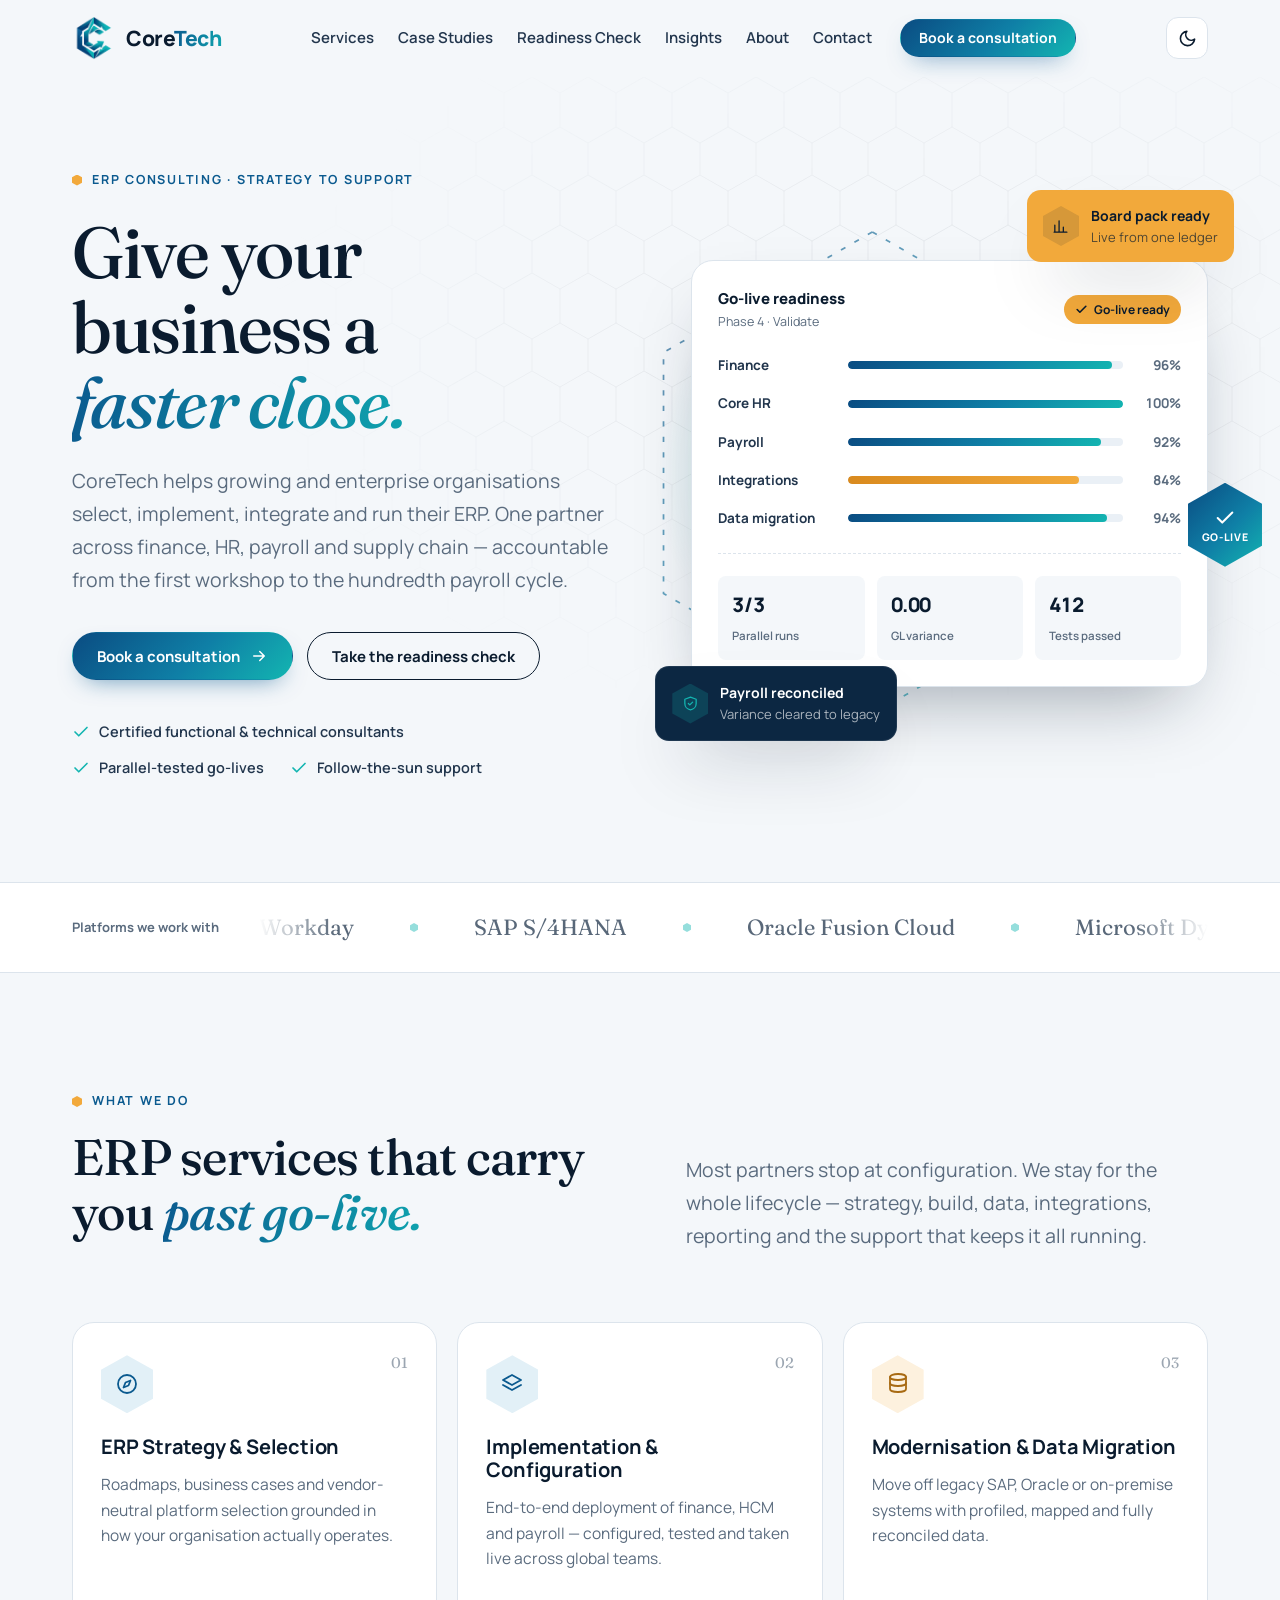
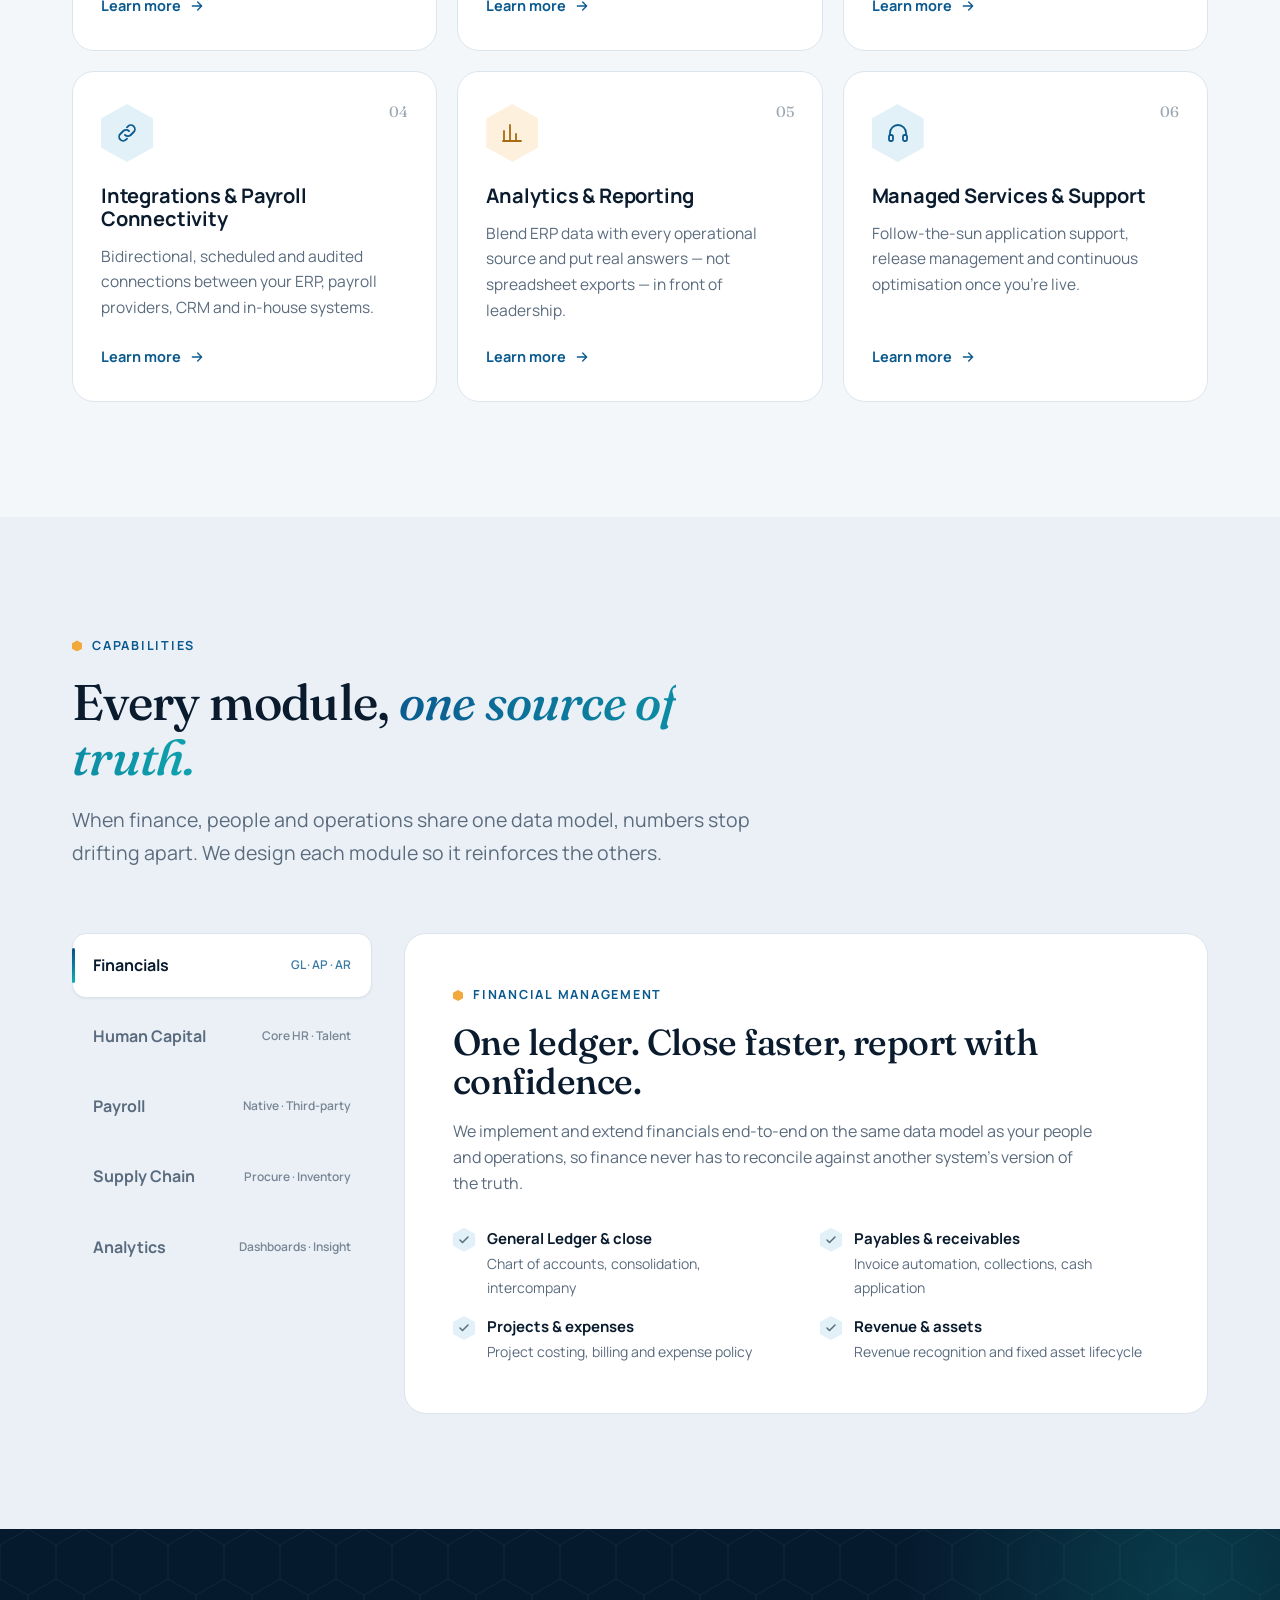
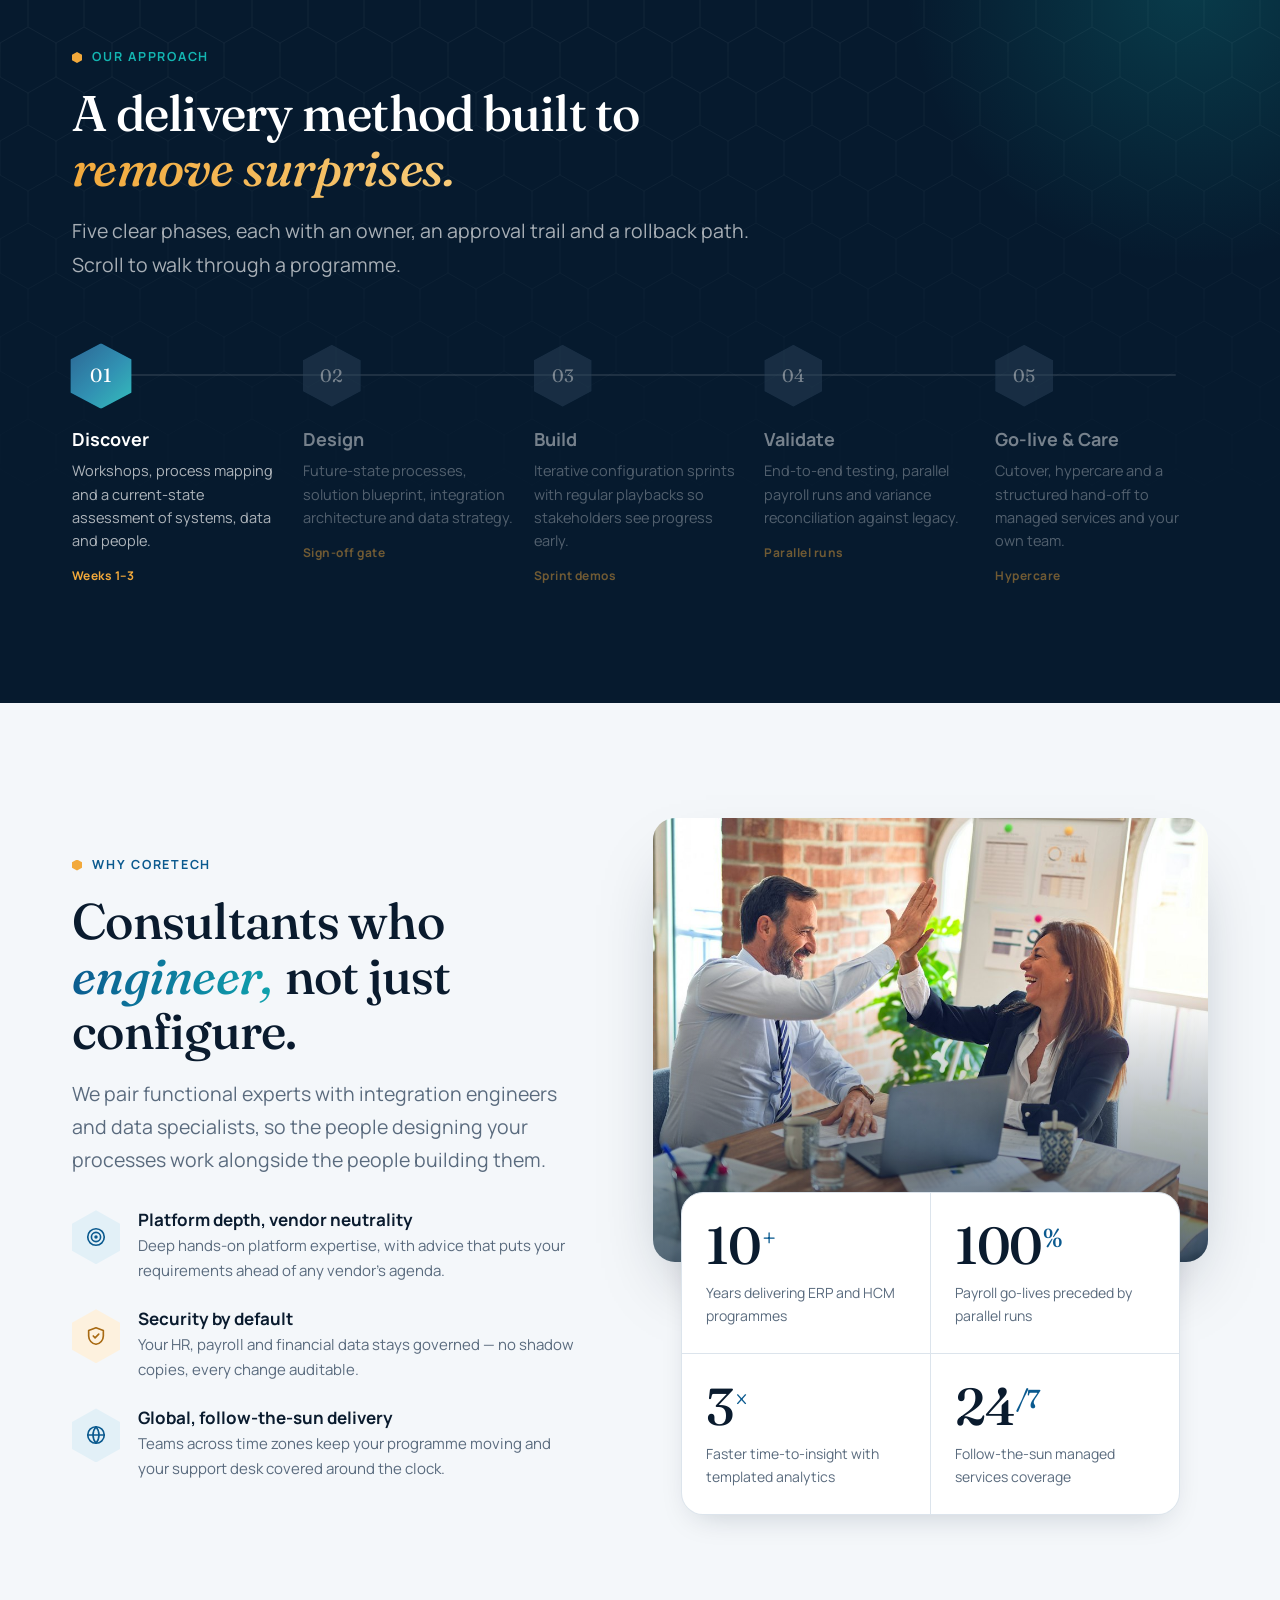
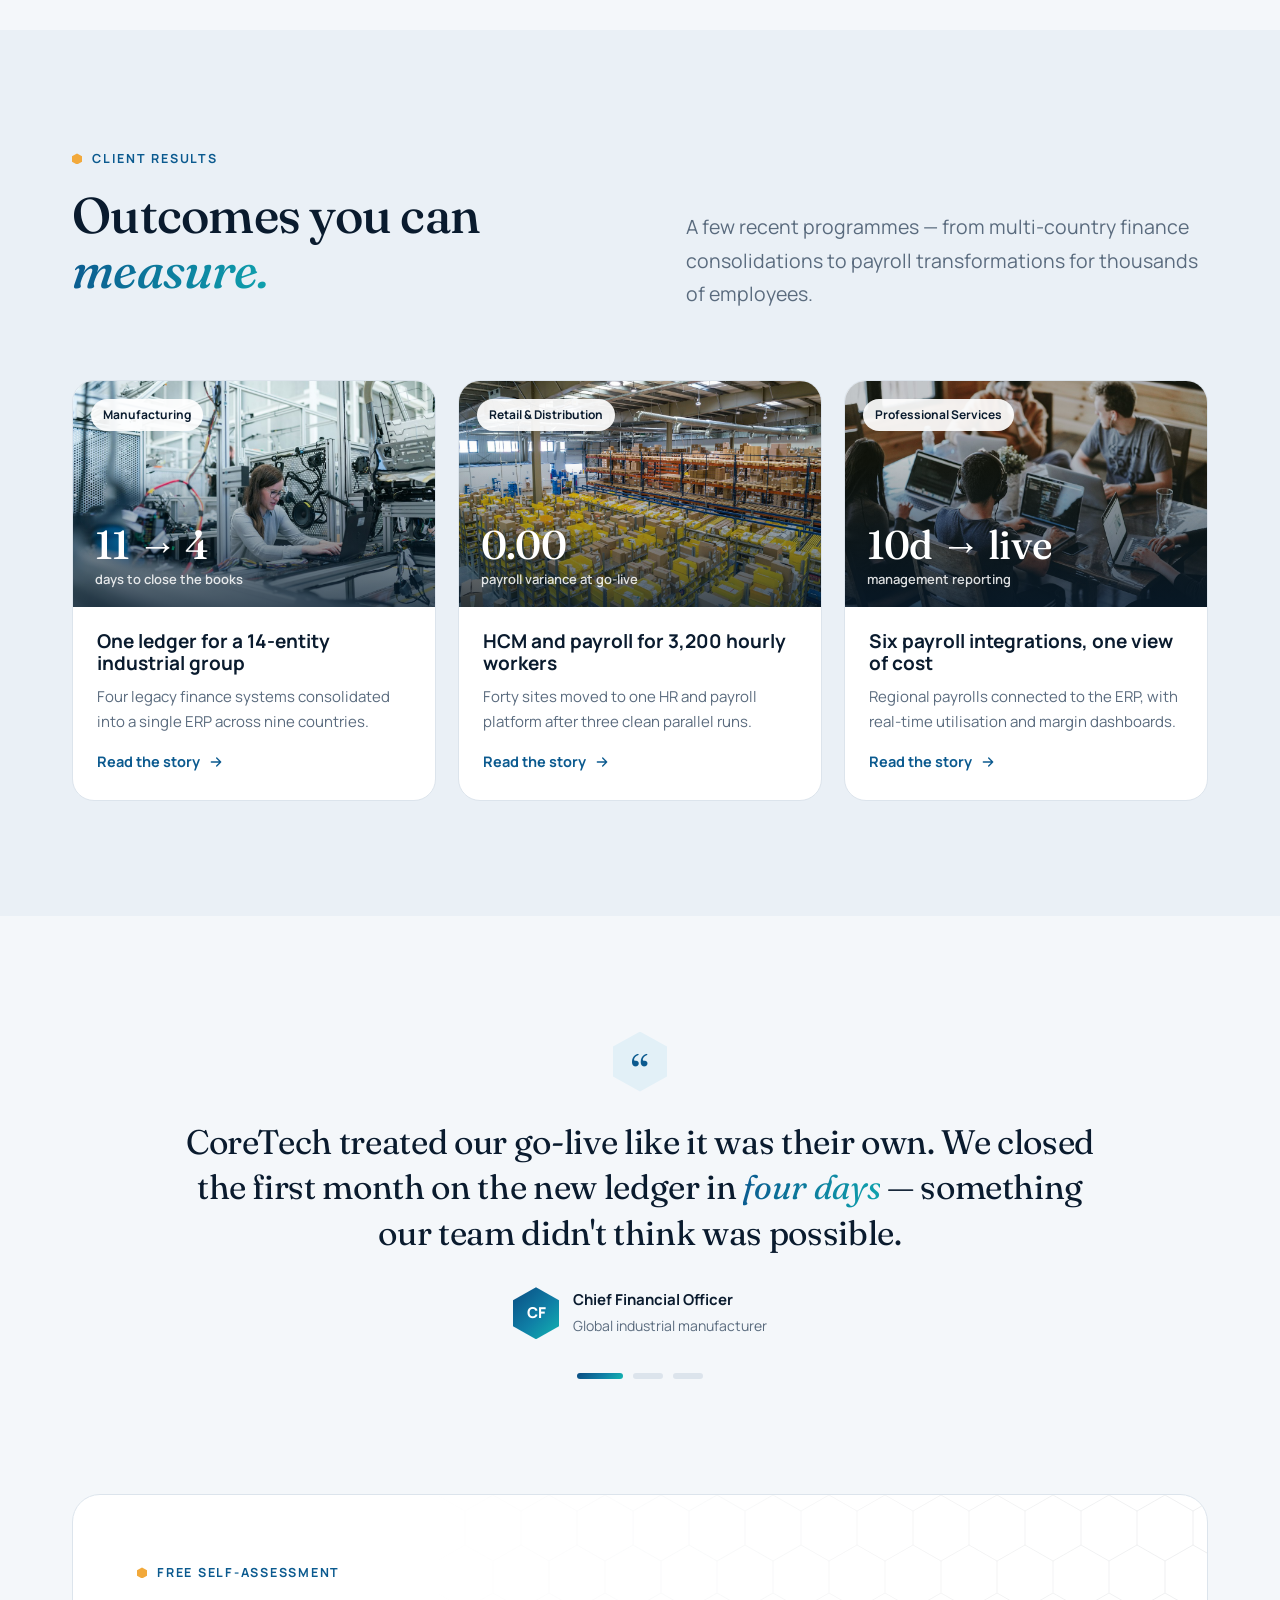
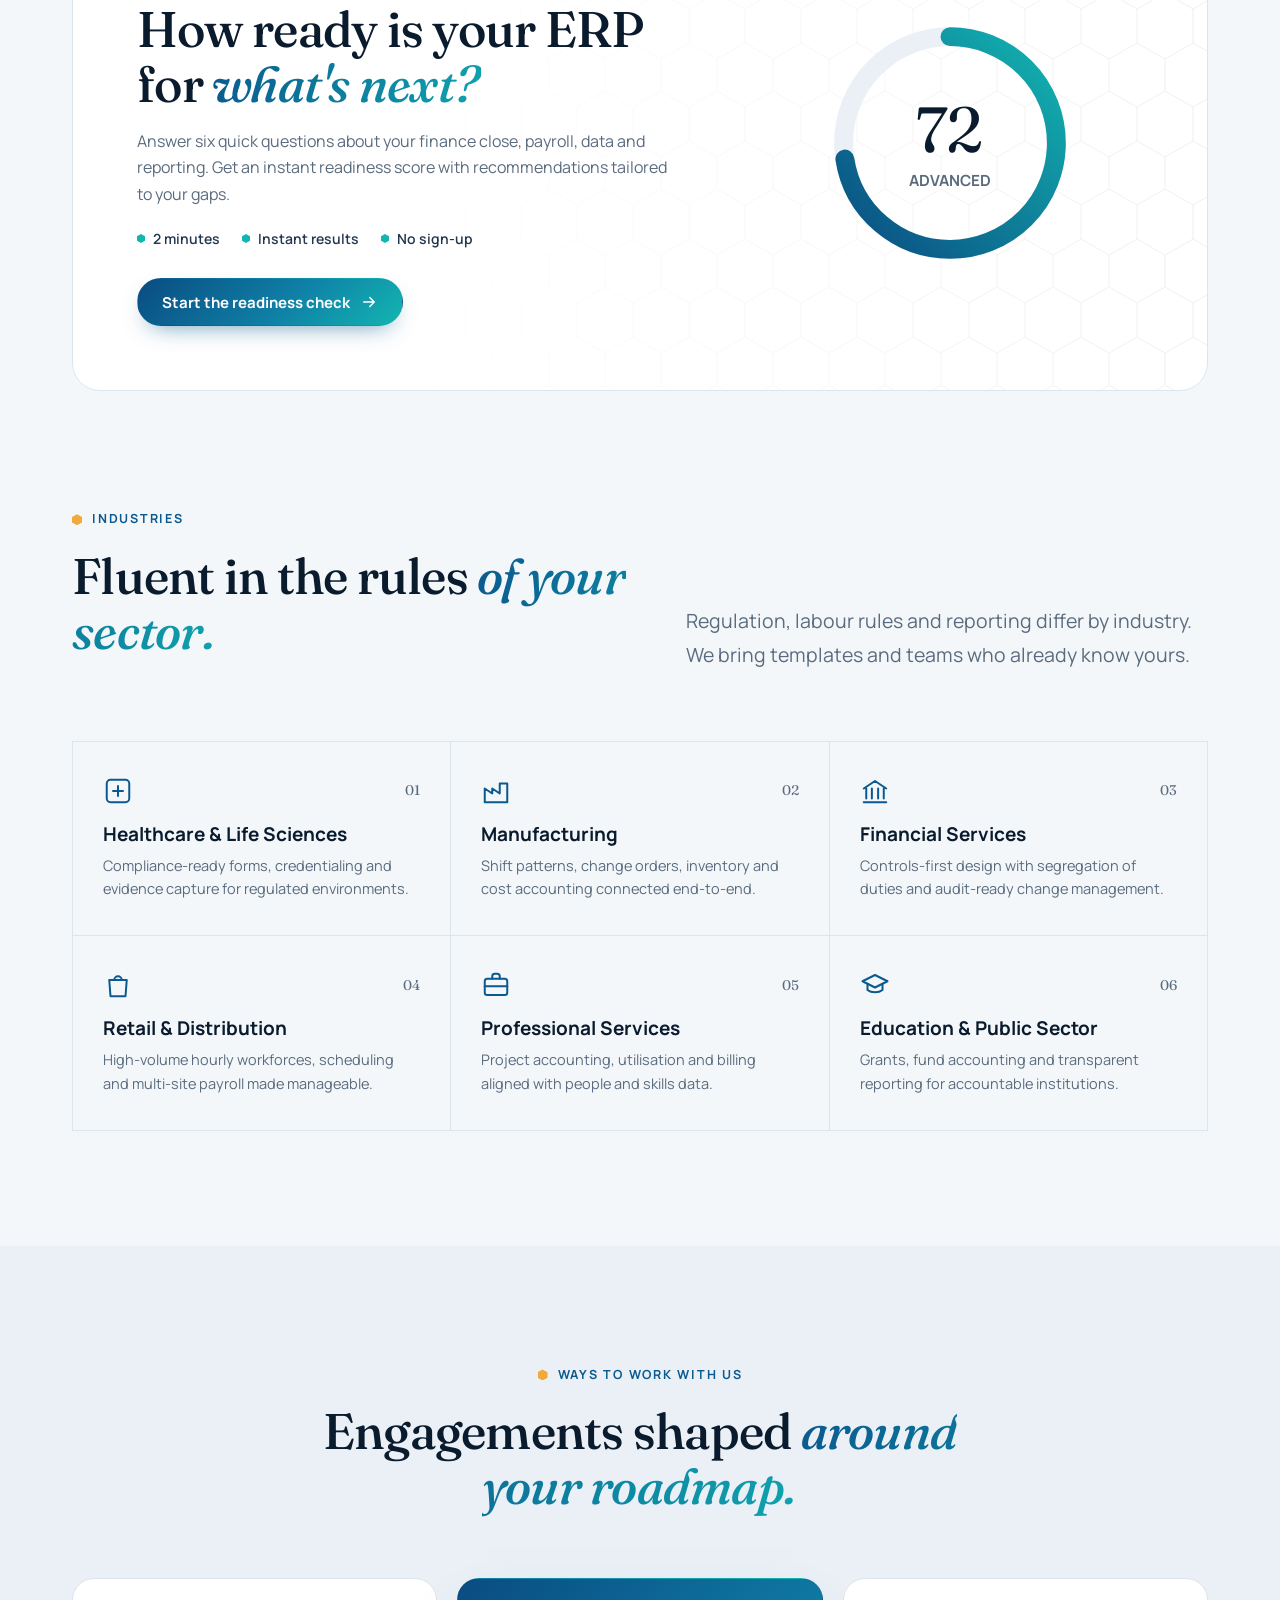
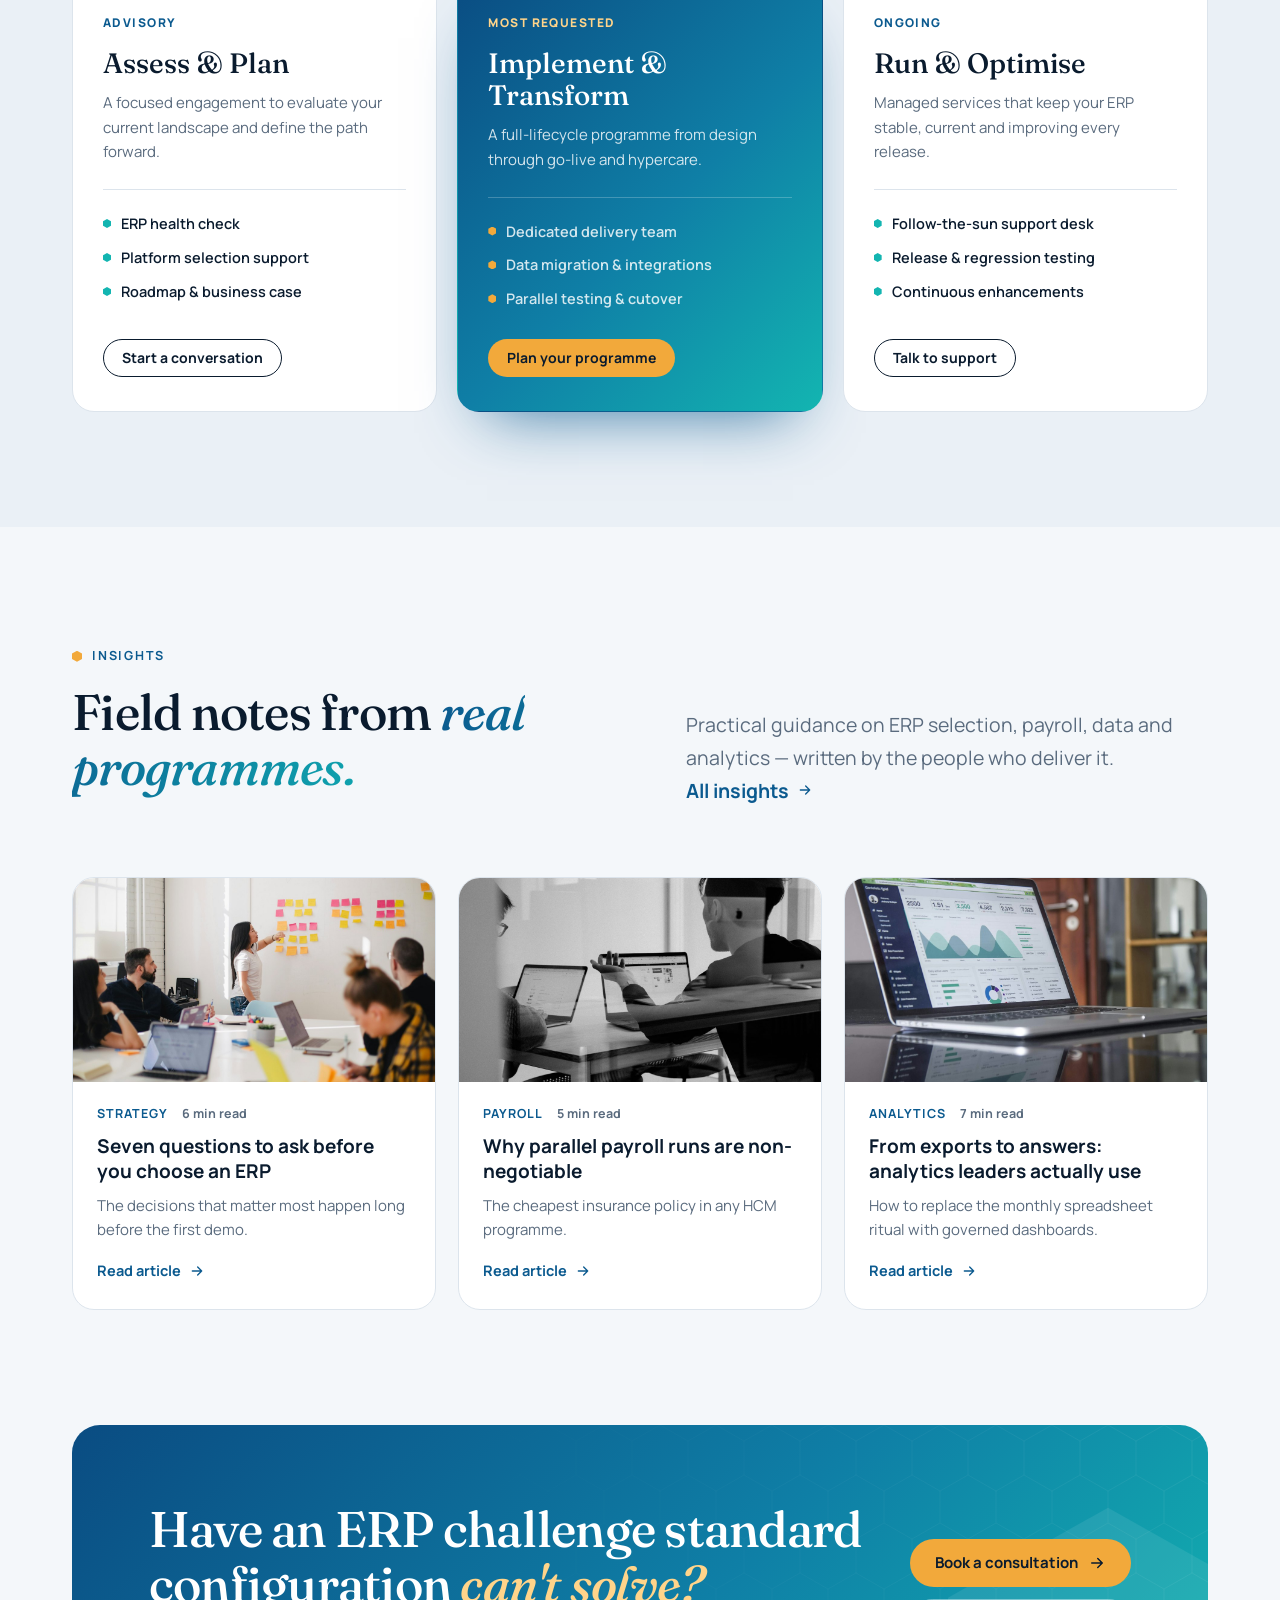
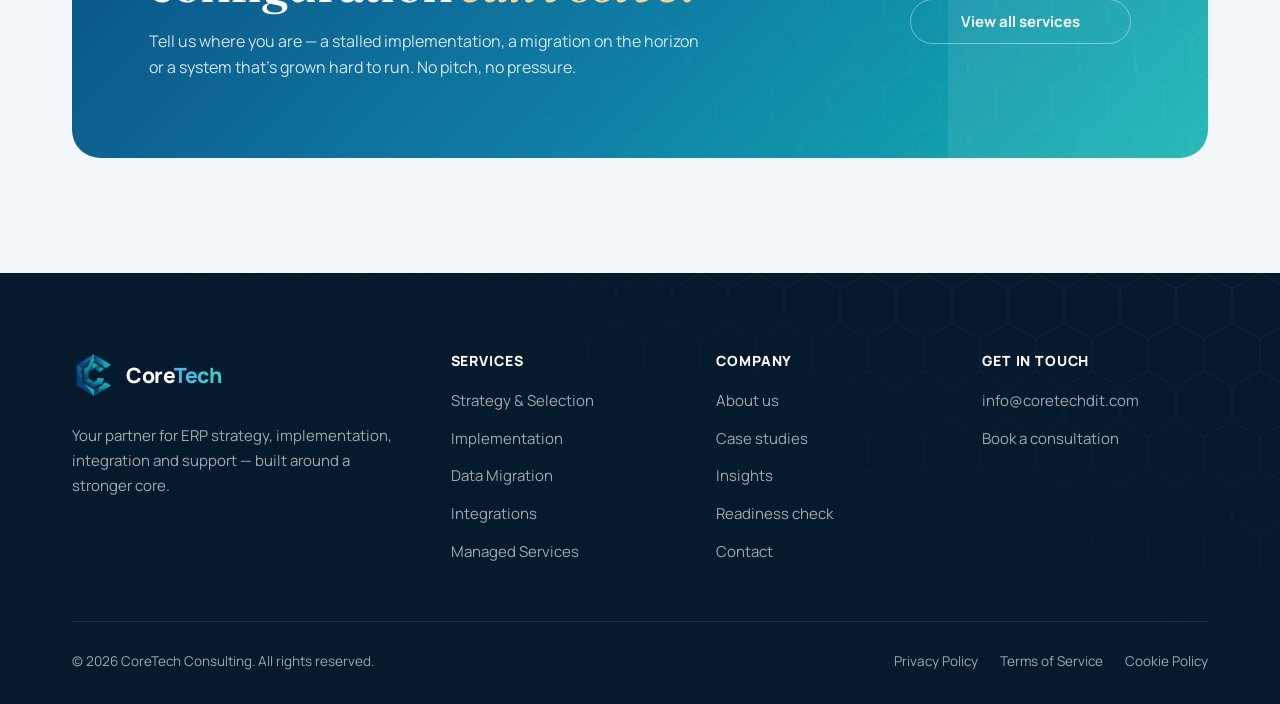
<file: index.html>
<!DOCTYPE html>
<html lang="en" class="no-js">
<head>
  <meta charset="UTF-8">
  <meta name="viewport" content="width=device-width, initial-scale=1">
  <title>CoreTech | ERP Consulting, Implementation &amp; Support</title>
  <meta name="description" content="CoreTech helps organisations plan, implement, integrate and support their ERP — finance, HR, payroll, supply chain and analytics.">
  <meta name="theme-color" content="#061A2E">
  <script>try{var t=localStorage.getItem("ct-theme");if(t==="light"||t==="dark")document.documentElement.setAttribute("data-theme",t)}catch(e){}</script>
  <link rel="icon" href="assets/img/logo-mark-64.png" type="image/png">
  <link rel="apple-touch-icon" href="assets/img/logo-mark-192.png">
  <link rel="preconnect" href="https://fonts.googleapis.com">
  <link rel="preconnect" href="https://fonts.gstatic.com" crossorigin>
  <link href="https://fonts.googleapis.com/css2?family=Fraunces:ital,opsz,wght@0,9..144,400..600;1,9..144,400..600&family=Manrope:wght@400;500;600;700;800&display=swap" rel="stylesheet">
  <link rel="stylesheet" href="assets/css/styles.css">
</head>
<body>
  <a class="skip-link" href="#main">Skip to content</a>
  <header class="site-header" data-header>
    <div class="container nav">
      <a class="brand" href="index.html" aria-label="CoreTech home"><img class="brand-mark" src="assets/img/logo-mark-192.png" width="44" height="44" alt=""><span class="brand-name">Core<span>Tech</span></span></a>
      <div class="nav-menu" id="nav-menu">
        <nav class="nav-links" aria-label="Primary">
          <a href="services.html">Services</a>
          <a href="case-studies.html">Case Studies</a>
          <a href="readiness.html">Readiness Check</a>
          <a href="insights.html">Insights</a>
          <a href="about.html">About</a>
          <a href="contact.html">Contact</a>
        </nav>
        <a class="btn btn--primary btn--sm" href="contact.html">Book a consultation</a>
      </div>
      <div class="nav-tools">
        <button class="theme-toggle" type="button" aria-label="Toggle dark mode"><span class="i-moon"><svg viewBox="0 0 24 24" fill="none" stroke="currentColor" stroke-linecap="round" stroke-linejoin="round" aria-hidden="true" stroke-width="2"><path d="M21 12.8A9 9 0 1 1 11.2 3a7 7 0 0 0 9.8 9.8z"/></svg></span><span class="i-sun"><svg viewBox="0 0 24 24" fill="none" stroke="currentColor" stroke-linecap="round" stroke-linejoin="round" aria-hidden="true" stroke-width="2"><circle cx="12" cy="12" r="4"/><path d="M12 2v2M12 20v2M4.9 4.9l1.4 1.4M17.7 17.7l1.4 1.4M2 12h2M20 12h2M4.9 19.1l1.4-1.4M17.7 6.3l1.4-1.4"/></svg></span></button>
        <button class="nav-toggle" type="button" aria-expanded="false" aria-controls="nav-menu" aria-label="Toggle menu"><span></span></button>
      </div>
    </div>
  </header>

  <main id="main">
    <!-- Hero -->
    <section class="hero hex-bg">
      <div class="container hero-grid">
        <div>
          <span class="eyebrow reveal">ERP consulting · Strategy to support</span>
          <h1 class="display reveal reveal-d1">Give your business a
            <span class="rotator" data-rotator><span class="is-active"><em>stronger core.</em></span><span><em>faster close.</em></span><span><em>clearer view.</em></span><span><em>single truth.</em></span></span>
          </h1>
          <p class="lead reveal reveal-d2">CoreTech helps growing and enterprise organisations select, implement, integrate and run their ERP. One partner across finance, HR, payroll and supply chain — accountable from the first workshop to the hundredth payroll cycle.</p>
          <div class="hero-actions reveal reveal-d3">
            <a class="btn btn--primary btn--magnetic" href="contact.html">Book a consultation <svg viewBox="0 0 24 24" fill="none" stroke="currentColor" stroke-linecap="round" stroke-linejoin="round" aria-hidden="true" stroke-width="2"><path d="M5 12h14M13 6l6 6-6 6"/></svg></a>
            <a class="btn btn--ghost" href="readiness.html">Take the readiness check</a>
          </div>
          <ul class="hero-points reveal reveal-d4">
            <li><svg viewBox="0 0 24 24" fill="none" stroke="currentColor" stroke-linecap="round" stroke-linejoin="round" aria-hidden="true" stroke-width="2.2"><path d="M20 6 9 17l-5-5"/></svg>Certified functional &amp; technical consultants</li>
            <li><svg viewBox="0 0 24 24" fill="none" stroke="currentColor" stroke-linecap="round" stroke-linejoin="round" aria-hidden="true" stroke-width="2.2"><path d="M20 6 9 17l-5-5"/></svg>Parallel-tested go-lives</li>
            <li><svg viewBox="0 0 24 24" fill="none" stroke="currentColor" stroke-linecap="round" stroke-linejoin="round" aria-hidden="true" stroke-width="2.2"><path d="M20 6 9 17l-5-5"/></svg>Follow-the-sun support</li>
          </ul>
        </div>

        <div class="panel-wrap reveal reveal-d2" data-animate data-golive data-tilt>
          <svg class="hero-hex" viewBox="0 0 600 600" aria-hidden="true">
            <defs>
              <linearGradient id="hexGrad" x1="0" y1="0" x2="1" y2="1">
                <stop offset="0" stop-color="#0A4C82"/><stop offset=".55" stop-color="#0F7FA6"/><stop offset="1" stop-color="#13B5B1"/>
              </linearGradient>
              <radialGradient id="hexGlow"><stop offset="0" stop-color="#13B5B1" stop-opacity=".28"/><stop offset="1" stop-color="#13B5B1" stop-opacity="0"/></radialGradient>
            </defs>
            <circle cx="300" cy="300" r="260" fill="url(#hexGlow)"/>
            <g class="spin"><polygon points="300,20 542.5,160 542.5,440 300,580 57.5,440 57.5,160" fill="none" stroke="url(#hexGrad)" stroke-width="2" stroke-dasharray="6 12" opacity=".7"/></g>
            <g class="spin-rev">
              <polygon points="300,90 481.9,195 481.9,405 300,510 118.1,405 118.1,195" fill="none" stroke="url(#hexGrad)" stroke-width="1.5" opacity=".45"/>
              <circle cx="300" cy="90" r="6" fill="#F2A93B"/><circle cx="481.9" cy="405" r="5" fill="#13B5B1"/><circle cx="118.1" cy="405" r="5" fill="#0F7FA6"/>
            </g>
          </svg>
          <div class="panel-tilt">
            <div class="panel" role="img" aria-label="Illustrative go-live readiness dashboard showing workstream progress">
              <div class="panel-head">
                <div>
                  <div class="panel-title">Go-live readiness</div>
                  <div class="panel-sub">Phase 4 · Validate</div>
                </div>
                <span class="pill"><span class="pill-track">On track</span><span class="pill-live"><svg viewBox="0 0 24 24" fill="none" stroke="currentColor" stroke-linecap="round" stroke-linejoin="round" aria-hidden="true" stroke-width="3"><path d="M20 6 9 17l-5-5"/></svg> Go-live ready</span></span>
              </div>
              <div class="workstreams">
                <div class="ws-row"><span class="ws-name">Finance</span><span class="ws-bar"><i data-width="96%"></i></span><span class="ws-val">96%</span></div>
                <div class="ws-row"><span class="ws-name">Core HR</span><span class="ws-bar"><i data-width="100%"></i></span><span class="ws-val">100%</span></div>
                <div class="ws-row"><span class="ws-name">Payroll</span><span class="ws-bar"><i data-width="92%"></i></span><span class="ws-val">92%</span></div>
                <div class="ws-row"><span class="ws-name">Integrations</span><span class="ws-bar"><i class="is-amber" data-width="84%"></i></span><span class="ws-val">84%</span></div>
                <div class="ws-row"><span class="ws-name">Data migration</span><span class="ws-bar"><i data-width="94%"></i></span><span class="ws-val">94%</span></div>
              </div>
              <div class="panel-metrics">
                <div class="metric"><b><span data-count="3">0</span>/3</b><span>Parallel runs</span></div>
                <div class="metric"><b>0.00</b><span>GL variance</span></div>
                <div class="metric"><b data-count="412">0</b><span>Tests passed</span></div>
              </div>
            </div>
            <div class="golive-stamp" aria-hidden="true"><div><svg viewBox="0 0 24 24" fill="none" stroke="currentColor" stroke-linecap="round" stroke-linejoin="round" aria-hidden="true" stroke-width="2.2"><path d="M20 6 9 17l-5-5"/></svg>GO-LIVE</div></div>
            <div class="float-card float-card--a" aria-hidden="true">
              <span class="fc-icon"><svg viewBox="0 0 24 24" fill="none" stroke="currentColor" stroke-linecap="round" stroke-linejoin="round" aria-hidden="true" stroke-width="1.8"><path d="M12 3 4 6v6c0 4.5 3.4 8.3 8 9 4.6-.7 8-4.5 8-9V6l-8-3z"/><path d="m9 12 2 2 4-4"/></svg></span>
              <div><b>Payroll reconciled</b><span>Variance cleared to legacy</span></div>
            </div>
            <div class="float-card float-card--b" aria-hidden="true">
              <span class="fc-icon"><svg viewBox="0 0 24 24" fill="none" stroke="currentColor" stroke-linecap="round" stroke-linejoin="round" aria-hidden="true" stroke-width="1.8"><path d="M4 20V10M10 20V4M16 20v-7M21 20H3"/></svg></span>
              <div><b>Board pack ready</b><span>Live from one ledger</span></div>
            </div>
          </div>
        </div>
      </div>
    </section>

    <!-- Platforms -->
    <section class="platforms" aria-label="Platforms we work with">
      <div class="container platforms-inner">
        <span class="platforms-label">Platforms we work with</span>
        <div class="marquee">
          <div class="marquee-track">
            <span>Workday</span><span>SAP S/4HANA</span><span>Oracle Fusion Cloud</span><span>Microsoft Dynamics 365</span><span>Oracle NetSuite</span><span>Acumatica</span><span>SuccessFactors</span><span>Dayforce</span>
            <span aria-hidden="true">Workday</span><span aria-hidden="true">SAP S/4HANA</span><span aria-hidden="true">Oracle Fusion Cloud</span><span aria-hidden="true">Microsoft Dynamics 365</span><span aria-hidden="true">Oracle NetSuite</span><span aria-hidden="true">Acumatica</span><span aria-hidden="true">SuccessFactors</span><span aria-hidden="true">Dayforce</span>
          </div>
        </div>
      </div>
    </section>

    <!-- Services -->
    <section class="section" id="services">
      <div class="container">
        <div class="section-head section-head--split">
          <div>
            <span class="eyebrow reveal">What we do</span>
            <h2 class="h2 reveal reveal-d1">ERP services that carry you <em>past go-live.</em></h2>
          </div>
          <p class="lead reveal reveal-d2">Most partners stop at configuration. We stay for the whole lifecycle — strategy, build, data, integrations, reporting and the support that keeps it all running.</p>
        </div>
        <div class="cards">
          <article class="card reveal"><span class="card-num">01</span><span class="icon"><svg viewBox="0 0 24 24" fill="none" stroke="currentColor" stroke-linecap="round" stroke-linejoin="round" aria-hidden="true" stroke-width="1.8"><circle cx="12" cy="12" r="9"/><path d="m15.5 8.5-2 5-5 2 2-5z"/></svg></span><h3 class="h3">ERP Strategy &amp; Selection</h3><p>Roadmaps, business cases and vendor-neutral platform selection grounded in how your organisation actually operates.</p><a class="link-arrow" href="services.html#strategy">Learn more <svg viewBox="0 0 24 24" fill="none" stroke="currentColor" stroke-linecap="round" stroke-linejoin="round" aria-hidden="true" stroke-width="2"><path d="M5 12h14M13 6l6 6-6 6"/></svg></a></article>
          <article class="card reveal reveal-d1"><span class="card-num">02</span><span class="icon"><svg viewBox="0 0 24 24" fill="none" stroke="currentColor" stroke-linecap="round" stroke-linejoin="round" aria-hidden="true" stroke-width="1.8"><path d="m12 3 9 5-9 5-9-5 9-5z"/><path d="m3 13 9 5 9-5"/></svg></span><h3 class="h3">Implementation &amp; Configuration</h3><p>End-to-end deployment of finance, HCM and payroll — configured, tested and taken live across global teams.</p><a class="link-arrow" href="services.html#implementation">Learn more <svg viewBox="0 0 24 24" fill="none" stroke="currentColor" stroke-linecap="round" stroke-linejoin="round" aria-hidden="true" stroke-width="2"><path d="M5 12h14M13 6l6 6-6 6"/></svg></a></article>
          <article class="card reveal reveal-d2"><span class="card-num">03</span><span class="icon icon--amber"><svg viewBox="0 0 24 24" fill="none" stroke="currentColor" stroke-linecap="round" stroke-linejoin="round" aria-hidden="true" stroke-width="1.8"><ellipse cx="12" cy="5" rx="8" ry="3"/><path d="M4 5v6c0 1.7 3.6 3 8 3s8-1.3 8-3V5"/><path d="M4 11v6c0 1.7 3.6 3 8 3s8-1.3 8-3v-6"/></svg></span><h3 class="h3">Modernisation &amp; Data Migration</h3><p>Move off legacy SAP, Oracle or on-premise systems with profiled, mapped and fully reconciled data.</p><a class="link-arrow" href="services.html#migration">Learn more <svg viewBox="0 0 24 24" fill="none" stroke="currentColor" stroke-linecap="round" stroke-linejoin="round" aria-hidden="true" stroke-width="2"><path d="M5 12h14M13 6l6 6-6 6"/></svg></a></article>
          <article class="card reveal"><span class="card-num">04</span><span class="icon"><svg viewBox="0 0 24 24" fill="none" stroke="currentColor" stroke-linecap="round" stroke-linejoin="round" aria-hidden="true" stroke-width="1.8"><path d="M10 14a4 4 0 0 0 5.7 0l3-3a4 4 0 0 0-5.7-5.7l-1 1"/><path d="M14 10a4 4 0 0 0-5.7 0l-3 3a4 4 0 0 0 5.7 5.7l1-1"/></svg></span><h3 class="h3">Integrations &amp; Payroll Connectivity</h3><p>Bidirectional, scheduled and audited connections between your ERP, payroll providers, CRM and in-house systems.</p><a class="link-arrow" href="services.html#integrations">Learn more <svg viewBox="0 0 24 24" fill="none" stroke="currentColor" stroke-linecap="round" stroke-linejoin="round" aria-hidden="true" stroke-width="2"><path d="M5 12h14M13 6l6 6-6 6"/></svg></a></article>
          <article class="card reveal reveal-d1"><span class="card-num">05</span><span class="icon icon--amber"><svg viewBox="0 0 24 24" fill="none" stroke="currentColor" stroke-linecap="round" stroke-linejoin="round" aria-hidden="true" stroke-width="1.8"><path d="M4 20V10M10 20V4M16 20v-7M21 20H3"/></svg></span><h3 class="h3">Analytics &amp; Reporting</h3><p>Blend ERP data with every operational source and put real answers — not spreadsheet exports — in front of leadership.</p><a class="link-arrow" href="services.html#analytics">Learn more <svg viewBox="0 0 24 24" fill="none" stroke="currentColor" stroke-linecap="round" stroke-linejoin="round" aria-hidden="true" stroke-width="2"><path d="M5 12h14M13 6l6 6-6 6"/></svg></a></article>
          <article class="card reveal reveal-d2"><span class="card-num">06</span><span class="icon"><svg viewBox="0 0 24 24" fill="none" stroke="currentColor" stroke-linecap="round" stroke-linejoin="round" aria-hidden="true" stroke-width="1.8"><path d="M4 14v-2a8 8 0 0 1 16 0v2"/><rect x="3" y="14" width="4" height="6" rx="1.5"/><rect x="17" y="14" width="4" height="6" rx="1.5"/></svg></span><h3 class="h3">Managed Services &amp; Support</h3><p>Follow-the-sun application support, release management and continuous optimisation once you're live.</p><a class="link-arrow" href="services.html#support">Learn more <svg viewBox="0 0 24 24" fill="none" stroke="currentColor" stroke-linecap="round" stroke-linejoin="round" aria-hidden="true" stroke-width="2"><path d="M5 12h14M13 6l6 6-6 6"/></svg></a></article>
        </div>
      </div>
    </section>

    <!-- Capabilities -->
    <section class="section section--alt" id="capabilities">
      <div class="container">
        <div class="section-head">
          <span class="eyebrow reveal">Capabilities</span>
          <h2 class="h2 reveal reveal-d1">Every module, <em>one source of truth.</em></h2>
          <p class="lead reveal reveal-d2">When finance, people and operations share one data model, numbers stop drifting apart. We design each module so it reinforces the others.</p>
        </div>
        <div class="tabs reveal" data-tabs>
          <div class="tab-list" role="tablist" aria-label="ERP capabilities">
            <button class="tab-btn" role="tab" id="tab-fin" aria-controls="panel-fin" aria-selected="true">Financials <small>GL · AP · AR</small></button>
            <button class="tab-btn" role="tab" id="tab-hcm" aria-controls="panel-hcm" aria-selected="false" tabindex="-1">Human Capital <small>Core HR · Talent</small></button>
            <button class="tab-btn" role="tab" id="tab-pay" aria-controls="panel-pay" aria-selected="false" tabindex="-1">Payroll <small>Native · Third-party</small></button>
            <button class="tab-btn" role="tab" id="tab-scm" aria-controls="panel-scm" aria-selected="false" tabindex="-1">Supply Chain <small>Procure · Inventory</small></button>
            <button class="tab-btn" role="tab" id="tab-ana" aria-controls="panel-ana" aria-selected="false" tabindex="-1">Analytics <small>Dashboards · Insight</small></button>
          </div>
          <div class="tab-panel" role="tabpanel" id="panel-fin" aria-labelledby="tab-fin">
            <span class="eyebrow">Financial management</span>
            <h3 class="h2">One ledger. Close faster, report with confidence.</h3>
            <p>We implement and extend financials end-to-end on the same data model as your people and operations, so finance never has to reconcile against another system's version of the truth.</p>
            <ul class="feature-list">
              <li><span class="check"><svg viewBox="0 0 24 24" fill="none" stroke="currentColor" stroke-linecap="round" stroke-linejoin="round" aria-hidden="true" stroke-width="3"><path d="M20 6 9 17l-5-5"/></svg></span><div><b>General Ledger &amp; close</b><span>Chart of accounts, consolidation, intercompany</span></div></li>
              <li><span class="check"><svg viewBox="0 0 24 24" fill="none" stroke="currentColor" stroke-linecap="round" stroke-linejoin="round" aria-hidden="true" stroke-width="3"><path d="M20 6 9 17l-5-5"/></svg></span><div><b>Payables &amp; receivables</b><span>Invoice automation, collections, cash application</span></div></li>
              <li><span class="check"><svg viewBox="0 0 24 24" fill="none" stroke="currentColor" stroke-linecap="round" stroke-linejoin="round" aria-hidden="true" stroke-width="3"><path d="M20 6 9 17l-5-5"/></svg></span><div><b>Projects &amp; expenses</b><span>Project costing, billing and expense policy</span></div></li>
              <li><span class="check"><svg viewBox="0 0 24 24" fill="none" stroke="currentColor" stroke-linecap="round" stroke-linejoin="round" aria-hidden="true" stroke-width="3"><path d="M20 6 9 17l-5-5"/></svg></span><div><b>Revenue &amp; assets</b><span>Revenue recognition and fixed asset lifecycle</span></div></li>
            </ul>
          </div>
          <div class="tab-panel" role="tabpanel" id="panel-hcm" aria-labelledby="tab-hcm" hidden>
            <span class="eyebrow">Human capital management</span>
            <h3 class="h2">An HR system that mirrors how you really work.</h3>
            <p>From core HR and recruiting to compensation, absence and performance, we configure, migrate, test and take HCM live — across countries and complex organisation structures.</p>
            <ul class="feature-list">
              <li><span class="check"><svg viewBox="0 0 24 24" fill="none" stroke="currentColor" stroke-linecap="round" stroke-linejoin="round" aria-hidden="true" stroke-width="3"><path d="M20 6 9 17l-5-5"/></svg></span><div><b>Core HR &amp; organisation</b><span>Positions, hierarchies, security and self-service</span></div></li>
              <li><span class="check"><svg viewBox="0 0 24 24" fill="none" stroke="currentColor" stroke-linecap="round" stroke-linejoin="round" aria-hidden="true" stroke-width="3"><path d="M20 6 9 17l-5-5"/></svg></span><div><b>Recruiting &amp; onboarding</b><span>Candidate pipeline, offers and first-day readiness</span></div></li>
              <li><span class="check"><svg viewBox="0 0 24 24" fill="none" stroke="currentColor" stroke-linecap="round" stroke-linejoin="round" aria-hidden="true" stroke-width="3"><path d="M20 6 9 17l-5-5"/></svg></span><div><b>Compensation &amp; benefits</b><span>Salary, bonus and equity plans; open enrolment</span></div></li>
              <li><span class="check"><svg viewBox="0 0 24 24" fill="none" stroke="currentColor" stroke-linecap="round" stroke-linejoin="round" aria-hidden="true" stroke-width="3"><path d="M20 6 9 17l-5-5"/></svg></span><div><b>Absence, time &amp; talent</b><span>Leave rules, shifts, goals, reviews and succession</span></div></li>
            </ul>
          </div>
          <div class="tab-panel" role="tabpanel" id="panel-pay" aria-labelledby="tab-pay" hidden>
            <span class="eyebrow">Payroll</span>
            <h3 class="h2">No first-cycle surprises. That's the goal.</h3>
            <p>Whether you run payroll natively in your ERP or keep a specialist provider for country coverage, we design, connect and parallel-test until results match to the cent.</p>
            <ul class="feature-list">
              <li><span class="check"><svg viewBox="0 0 24 24" fill="none" stroke="currentColor" stroke-linecap="round" stroke-linejoin="round" aria-hidden="true" stroke-width="3"><path d="M20 6 9 17l-5-5"/></svg></span><div><b>Native payroll design</b><span>Earnings, deductions, tax setup and pay groups</span></div></li>
              <li><span class="check"><svg viewBox="0 0 24 24" fill="none" stroke="currentColor" stroke-linecap="round" stroke-linejoin="round" aria-hidden="true" stroke-width="3"><path d="M20 6 9 17l-5-5"/></svg></span><div><b>Third-party providers</b><span>ADP, Dayforce, SAP payroll and regional providers</span></div></li>
              <li><span class="check"><svg viewBox="0 0 24 24" fill="none" stroke="currentColor" stroke-linecap="round" stroke-linejoin="round" aria-hidden="true" stroke-width="3"><path d="M20 6 9 17l-5-5"/></svg></span><div><b>Parallel runs</b><span>Multiple cycles reconciled to legacy before go-live</span></div></li>
              <li><span class="check"><svg viewBox="0 0 24 24" fill="none" stroke="currentColor" stroke-linecap="round" stroke-linejoin="round" aria-hidden="true" stroke-width="3"><path d="M20 6 9 17l-5-5"/></svg></span><div><b>GL &amp; retro handling</b><span>Pay results and journal entries posted back, audited</span></div></li>
            </ul>
          </div>
          <div class="tab-panel" role="tabpanel" id="panel-scm" aria-labelledby="tab-scm" hidden>
            <span class="eyebrow">Supply chain &amp; operations</span>
            <h3 class="h2">From requisition to receipt, fully traceable.</h3>
            <p>We connect procurement, inventory and fulfilment to the ledger so spend is controlled, stock is visible and every transaction has an audit trail.</p>
            <ul class="feature-list">
              <li><span class="check"><svg viewBox="0 0 24 24" fill="none" stroke="currentColor" stroke-linecap="round" stroke-linejoin="round" aria-hidden="true" stroke-width="3"><path d="M20 6 9 17l-5-5"/></svg></span><div><b>Procure-to-pay</b><span>Requisitions, approvals, POs and three-way match</span></div></li>
              <li><span class="check"><svg viewBox="0 0 24 24" fill="none" stroke="currentColor" stroke-linecap="round" stroke-linejoin="round" aria-hidden="true" stroke-width="3"><path d="M20 6 9 17l-5-5"/></svg></span><div><b>Inventory &amp; warehousing</b><span>Multi-site stock, valuation and replenishment</span></div></li>
              <li><span class="check"><svg viewBox="0 0 24 24" fill="none" stroke="currentColor" stroke-linecap="round" stroke-linejoin="round" aria-hidden="true" stroke-width="3"><path d="M20 6 9 17l-5-5"/></svg></span><div><b>Order management</b><span>Quote-to-cash flows connected to billing</span></div></li>
              <li><span class="check"><svg viewBox="0 0 24 24" fill="none" stroke="currentColor" stroke-linecap="round" stroke-linejoin="round" aria-hidden="true" stroke-width="3"><path d="M20 6 9 17l-5-5"/></svg></span><div><b>Supplier management</b><span>Onboarding, contracts and performance tracking</span></div></li>
            </ul>
          </div>
          <div class="tab-panel" role="tabpanel" id="panel-ana" aria-labelledby="tab-ana" hidden>
            <span class="eyebrow">Analytics &amp; insight</span>
            <h3 class="h2">Leadership wants the answer, not another export.</h3>
            <p>We blend ERP data with CRM, data warehouse and legacy sources under one governed permission model, then deliver dashboards in weeks — not quarters.</p>
            <ul class="feature-list">
              <li><span class="check"><svg viewBox="0 0 24 24" fill="none" stroke="currentColor" stroke-linecap="round" stroke-linejoin="round" aria-hidden="true" stroke-width="3"><path d="M20 6 9 17l-5-5"/></svg></span><div><b>Workforce dashboards</b><span>Headcount, attrition and pay-equity insight</span></div></li>
              <li><span class="check"><svg viewBox="0 0 24 24" fill="none" stroke="currentColor" stroke-linecap="round" stroke-linejoin="round" aria-hidden="true" stroke-width="3"><path d="M20 6 9 17l-5-5"/></svg></span><div><b>Cost &amp; headcount models</b><span>Plans and forecasts tied to live actuals</span></div></li>
              <li><span class="check"><svg viewBox="0 0 24 24" fill="none" stroke="currentColor" stroke-linecap="round" stroke-linejoin="round" aria-hidden="true" stroke-width="3"><path d="M20 6 9 17l-5-5"/></svg></span><div><b>Real-time scorecards</b><span>KPIs that refresh with every transaction</span></div></li>
              <li><span class="check"><svg viewBox="0 0 24 24" fill="none" stroke="currentColor" stroke-linecap="round" stroke-linejoin="round" aria-hidden="true" stroke-width="3"><path d="M20 6 9 17l-5-5"/></svg></span><div><b>Governed data access</b><span>Row- and column-level security across sources</span></div></li>
            </ul>
          </div>
        </div>
      </div>
    </section>

    <!-- Approach -->
    <section class="section section--dark" id="approach">
      <div class="container">
        <div class="section-head">
          <span class="eyebrow eyebrow--light reveal">Our approach</span>
          <h2 class="h2 reveal reveal-d1">A delivery method built to <em>remove surprises.</em></h2>
          <p class="lead reveal reveal-d2">Five clear phases, each with an owner, an approval trail and a rollback path. Scroll to walk through a programme.</p>
        </div>
        <div class="steps" data-steps role="list">
          <span class="steps-track" aria-hidden="true"></span><span class="steps-fill" aria-hidden="true"></span>
          <div class="step" role="listitem"><span class="step-dot">01</span><h3>Discover</h3><p>Workshops, process mapping and a current-state assessment of systems, data and people.</p><span class="step-tag">Weeks 1–3</span></div>
          <div class="step" role="listitem"><span class="step-dot">02</span><h3>Design</h3><p>Future-state processes, solution blueprint, integration architecture and data strategy.</p><span class="step-tag">Sign-off gate</span></div>
          <div class="step" role="listitem"><span class="step-dot">03</span><h3>Build</h3><p>Iterative configuration sprints with regular playbacks so stakeholders see progress early.</p><span class="step-tag">Sprint demos</span></div>
          <div class="step" role="listitem"><span class="step-dot">04</span><h3>Validate</h3><p>End-to-end testing, parallel payroll runs and variance reconciliation against legacy.</p><span class="step-tag">Parallel runs</span></div>
          <div class="step" role="listitem"><span class="step-dot">05</span><h3>Go-live &amp; Care</h3><p>Cutover, hypercare and a structured hand-off to managed services and your own team.</p><span class="step-tag">Hypercare</span></div>
        </div>
      </div>
    </section>

    <!-- Why CoreTech -->
    <section class="section" id="why">
      <div class="container why-grid">
        <div>
          <span class="eyebrow reveal">Why CoreTech</span>
          <h2 class="h2 reveal reveal-d1" style="margin:16px 0 18px">Consultants who <em>engineer,</em> not just configure.</h2>
          <p class="lead reveal reveal-d2">We pair functional experts with integration engineers and data specialists, so the people designing your processes work alongside the people building them.</p>
          <ul class="why-list">
            <li class="reveal"><span class="icon"><svg viewBox="0 0 24 24" fill="none" stroke="currentColor" stroke-linecap="round" stroke-linejoin="round" aria-hidden="true" stroke-width="1.8"><circle cx="12" cy="12" r="9"/><circle cx="12" cy="12" r="5"/><circle cx="12" cy="12" r="1"/></svg></span><div><h3>Platform depth, vendor neutrality</h3><p>Deep hands-on platform expertise, with advice that puts your requirements ahead of any vendor's agenda.</p></div></li>
            <li class="reveal reveal-d1"><span class="icon icon--amber"><svg viewBox="0 0 24 24" fill="none" stroke="currentColor" stroke-linecap="round" stroke-linejoin="round" aria-hidden="true" stroke-width="1.8"><path d="M12 3 4 6v6c0 4.5 3.4 8.3 8 9 4.6-.7 8-4.5 8-9V6l-8-3z"/><path d="m9 12 2 2 4-4"/></svg></span><div><h3>Security by default</h3><p>Your HR, payroll and financial data stays governed — no shadow copies, every change auditable.</p></div></li>
            <li class="reveal reveal-d2"><span class="icon"><svg viewBox="0 0 24 24" fill="none" stroke="currentColor" stroke-linecap="round" stroke-linejoin="round" aria-hidden="true" stroke-width="1.8"><circle cx="12" cy="12" r="9"/><path d="M3 12h18M12 3a14 14 0 0 1 0 18M12 3a14 14 0 0 0 0 18"/></svg></span><div><h3>Global, follow-the-sun delivery</h3><p>Teams across time zones keep your programme moving and your support desk covered around the clock.</p></div></li>
          </ul>
        </div>
        <div class="why-visual reveal reveal-d2" data-animate>
          <div class="why-photo"><img src="assets/img/photos/go-live.jpg" alt="Two colleagues celebrating a successful project milestone" loading="lazy"></div>
          <div class="stats">
            <div class="stat"><div class="stat-num"><span data-count="10">0</span><sup>+</sup></div><p>Years delivering ERP and HCM programmes</p></div>
            <div class="stat"><div class="stat-num"><span data-count="100">0</span><small>%</small></div><p>Payroll go-lives preceded by parallel runs</p></div>
            <div class="stat"><div class="stat-num"><span data-count="3">0</span><small>×</small></div><p>Faster time-to-insight with templated analytics</p></div>
            <div class="stat"><div class="stat-num"><span data-count="24">0</span><small>/7</small></div><p>Follow-the-sun managed services coverage</p></div>
          </div>
        </div>
      </div>
    </section>

    <!-- Case studies (SAMPLE CONTENT: replace with real, approved client stories before launch) -->
    <section class="section section--alt" id="results">
      <div class="container">
        <div class="section-head section-head--split">
          <div>
            <span class="eyebrow reveal">Client results</span>
            <h2 class="h2 reveal reveal-d1">Outcomes you can <em>measure.</em></h2>
          </div>
          <p class="lead reveal reveal-d2">A few recent programmes — from multi-country finance consolidations to payroll transformations for thousands of employees.</p>
        </div>
        <div class="cases">
          <a class="case-card reveal" href="case-studies.html#manufacturer">
            <div class="case-media"><img src="assets/img/photos/manufacturing.jpg" alt="Engineer working at an industrial production line" loading="lazy"><span class="case-tag">Manufacturing</span><div class="case-metric"><b>11 → 4</b><span>days to close the books</span></div></div>
            <div class="case-body"><h3>One ledger for a 14-entity industrial group</h3><p>Four legacy finance systems consolidated into a single ERP across nine countries.</p><span class="link-arrow">Read the story <svg viewBox="0 0 24 24" fill="none" stroke="currentColor" stroke-linecap="round" stroke-linejoin="round" aria-hidden="true" stroke-width="2"><path d="M5 12h14M13 6l6 6-6 6"/></svg></span></div>
          </a>
          <a class="case-card reveal reveal-d1" href="case-studies.html#distribution">
            <div class="case-media"><img src="assets/img/photos/warehouse.jpg" alt="Large distribution warehouse with stocked shelving" loading="lazy"><span class="case-tag">Retail &amp; Distribution</span><div class="case-metric"><b>0.00</b><span>payroll variance at go-live</span></div></div>
            <div class="case-body"><h3>HCM and payroll for 3,200 hourly workers</h3><p>Forty sites moved to one HR and payroll platform after three clean parallel runs.</p><span class="link-arrow">Read the story <svg viewBox="0 0 24 24" fill="none" stroke="currentColor" stroke-linecap="round" stroke-linejoin="round" aria-hidden="true" stroke-width="2"><path d="M5 12h14M13 6l6 6-6 6"/></svg></span></div>
          </a>
          <a class="case-card reveal reveal-d2" href="case-studies.html#services-firm">
            <div class="case-media"><img src="assets/img/photos/collaboration.jpg" alt="Consultants collaborating around a table with laptops" loading="lazy"><span class="case-tag">Professional Services</span><div class="case-metric"><b>10d → live</b><span>management reporting</span></div></div>
            <div class="case-body"><h3>Six payroll integrations, one view of cost</h3><p>Regional payrolls connected to the ERP, with real-time utilisation and margin dashboards.</p><span class="link-arrow">Read the story <svg viewBox="0 0 24 24" fill="none" stroke="currentColor" stroke-linecap="round" stroke-linejoin="round" aria-hidden="true" stroke-width="2"><path d="M5 12h14M13 6l6 6-6 6"/></svg></span></div>
          </a>
        </div>
      </div>
    </section>

    <!-- Testimonials (SAMPLE CONTENT: replace with real, approved quotes before launch) -->
    <section class="section">
      <div class="container">
        <div class="quotes reveal" data-quotes>
          <div class="quote-mark" aria-hidden="true">&ldquo;</div>
          <div class="quote-slides">
            <figure class="quote-slide is-active" style="margin:0">
              <blockquote>CoreTech treated our go-live like it was their own. We closed the first month on the new ledger in <em>four days</em> — something our team didn't think was possible.</blockquote>
              <figcaption class="quote-by"><span class="quote-avatar">CF</span><span><b>Chief Financial Officer</b><span>Global industrial manufacturer</span></span></figcaption>
            </figure>
            <figure class="quote-slide" style="margin:0">
              <blockquote>Three parallel runs, zero variance. Our people were paid correctly from <em>day one</em>, and that's the only metric our employees care about.</blockquote>
              <figcaption class="quote-by"><span class="quote-avatar">HR</span><span><b>VP, People Operations</b><span>National retail &amp; distribution group</span></span></figcaption>
            </figure>
            <figure class="quote-slide" style="margin:0">
              <blockquote>They didn't just configure the system — they <em>engineered</em> the integrations so we stopped stitching spreadsheets together every month.</blockquote>
              <figcaption class="quote-by"><span class="quote-avatar">IT</span><span><b>Head of Business Systems</b><span>Multi-country professional services firm</span></span></figcaption>
            </figure>
          </div>
          <div class="quote-dots" role="group" aria-label="Choose testimonial">
            <button type="button" aria-label="Testimonial 1"></button><button type="button" aria-label="Testimonial 2"></button><button type="button" aria-label="Testimonial 3"></button>
          </div>
        </div>
      </div>
    </section>

    <!-- Readiness check teaser -->
    <section class="container">
      <div class="ready-band reveal">
        <div>
          <span class="eyebrow">Free self-assessment</span>
          <h2 class="h2">How ready is your ERP for <em>what's next?</em></h2>
          <p>Answer six quick questions about your finance close, payroll, data and reporting. Get an instant readiness score with recommendations tailored to your gaps.</p>
          <div class="ready-meta"><span>2 minutes</span><span>Instant results</span><span>No sign-up</span></div>
          <a class="btn btn--primary btn--magnetic" href="readiness.html">Start the readiness check <svg viewBox="0 0 24 24" fill="none" stroke="currentColor" stroke-linecap="round" stroke-linejoin="round" aria-hidden="true" stroke-width="2"><path d="M5 12h14M13 6l6 6-6 6"/></svg></a>
        </div>
        <div class="mini-gauge" data-animate aria-hidden="true">
          <svg viewBox="0 0 220 220">
            <defs><linearGradient id="gGrad" x1="0" y1="0" x2="1" y2="1"><stop offset="0" stop-color="#0A4C82"/><stop offset="1" stop-color="#13B5B1"/></linearGradient></defs>
            <circle class="g-track" cx="110" cy="110" r="90" fill="none" stroke-width="16"/>
            <circle class="g-val" cx="110" cy="110" r="90" fill="none" stroke="url(#gGrad)" stroke-width="16" stroke-linecap="round" transform="rotate(-90 110 110)" style="--dash: 410"/>
            <text x="110" y="118" text-anchor="middle" font-size="54">72</text>
            <text class="g-label" x="110" y="146" text-anchor="middle" font-size="13">ADVANCED</text>
          </svg>
        </div>
      </div>
    </section>

    <!-- Industries -->
    <section class="section" id="industries">
      <div class="container">
        <div class="section-head section-head--split">
          <div>
            <span class="eyebrow reveal">Industries</span>
            <h2 class="h2 reveal reveal-d1">Fluent in the rules <em>of your sector.</em></h2>
          </div>
          <p class="lead reveal reveal-d2">Regulation, labour rules and reporting differ by industry. We bring templates and teams who already know yours.</p>
        </div>
        <div class="industries">
          <div class="industry reveal"><div class="industry-top"><svg viewBox="0 0 24 24" fill="none" stroke="currentColor" stroke-linecap="round" stroke-linejoin="round" aria-hidden="true" stroke-width="1.6"><rect x="3" y="3" width="18" height="18" rx="3"/><path d="M12 8v8M8 12h8"/></svg><span>01</span></div><h3>Healthcare &amp; Life Sciences</h3><p>Compliance-ready forms, credentialing and evidence capture for regulated environments.</p></div>
          <div class="industry reveal reveal-d1"><div class="industry-top"><svg viewBox="0 0 24 24" fill="none" stroke="currentColor" stroke-linecap="round" stroke-linejoin="round" aria-hidden="true" stroke-width="1.6"><path d="M3 21V10l6 4V10l6 4V6h6v15z"/></svg><span>02</span></div><h3>Manufacturing</h3><p>Shift patterns, change orders, inventory and cost accounting connected end-to-end.</p></div>
          <div class="industry reveal reveal-d2"><div class="industry-top"><svg viewBox="0 0 24 24" fill="none" stroke="currentColor" stroke-linecap="round" stroke-linejoin="round" aria-hidden="true" stroke-width="1.6"><path d="M3 10 12 4l9 6M5 10v8M9.5 10v8M14.5 10v8M19 10v8M3 21h18"/></svg><span>03</span></div><h3>Financial Services</h3><p>Controls-first design with segregation of duties and audit-ready change management.</p></div>
          <div class="industry reveal"><div class="industry-top"><svg viewBox="0 0 24 24" fill="none" stroke="currentColor" stroke-linecap="round" stroke-linejoin="round" aria-hidden="true" stroke-width="1.6"><path d="M5 8h14l-1 13H6L5 8z"/><path d="M9 8a3 3 0 0 1 6 0"/></svg><span>04</span></div><h3>Retail &amp; Distribution</h3><p>High-volume hourly workforces, scheduling and multi-site payroll made manageable.</p></div>
          <div class="industry reveal reveal-d1"><div class="industry-top"><svg viewBox="0 0 24 24" fill="none" stroke="currentColor" stroke-linecap="round" stroke-linejoin="round" aria-hidden="true" stroke-width="1.6"><rect x="3" y="7" width="18" height="13" rx="2"/><path d="M9 7V5a2 2 0 0 1 2-2h2a2 2 0 0 1 2 2v2M3 13h18"/></svg><span>05</span></div><h3>Professional Services</h3><p>Project accounting, utilisation and billing aligned with people and skills data.</p></div>
          <div class="industry reveal reveal-d2"><div class="industry-top"><svg viewBox="0 0 24 24" fill="none" stroke="currentColor" stroke-linecap="round" stroke-linejoin="round" aria-hidden="true" stroke-width="1.6"><path d="m12 4 10 5-10 5L2 9l10-5z"/><path d="M6 11v5c3 2.5 9 2.5 12 0v-5"/></svg><span>06</span></div><h3>Education &amp; Public Sector</h3><p>Grants, fund accounting and transparent reporting for accountable institutions.</p></div>
        </div>
      </div>
    </section>

    <!-- Engagement models -->
    <section class="section section--alt" id="engage">
      <div class="container">
        <div class="section-head section-head--center">
          <span class="eyebrow reveal">Ways to work with us</span>
          <h2 class="h2 reveal reveal-d1">Engagements shaped <em>around your roadmap.</em></h2>
        </div>
        <div class="models">
          <div class="model reveal">
            <span class="model-label">Advisory</span><h3>Assess &amp; Plan</h3>
            <p>A focused engagement to evaluate your current landscape and define the path forward.</p>
            <ul><li>ERP health check</li><li>Platform selection support</li><li>Roadmap &amp; business case</li></ul>
            <a class="btn btn--ghost btn--sm" href="contact.html">Start a conversation</a>
          </div>
          <div class="model model--featured reveal reveal-d1">
            <span class="model-label">Most requested</span><h3>Implement &amp; Transform</h3>
            <p>A full-lifecycle programme from design through go-live and hypercare.</p>
            <ul><li>Dedicated delivery team</li><li>Data migration &amp; integrations</li><li>Parallel testing &amp; cutover</li></ul>
            <a class="btn btn--accent btn--sm" href="contact.html">Plan your programme</a>
          </div>
          <div class="model reveal reveal-d2">
            <span class="model-label">Ongoing</span><h3>Run &amp; Optimise</h3>
            <p>Managed services that keep your ERP stable, current and improving every release.</p>
            <ul><li>Follow-the-sun support desk</li><li>Release &amp; regression testing</li><li>Continuous enhancements</li></ul>
            <a class="btn btn--ghost btn--sm" href="contact.html">Talk to support</a>
          </div>
        </div>
      </div>
    </section>

    <!-- Insights -->
    <section class="section">
      <div class="container">
        <div class="section-head section-head--split">
          <div>
            <span class="eyebrow reveal">Insights</span>
            <h2 class="h2 reveal reveal-d1">Field notes from <em>real programmes.</em></h2>
          </div>
          <p class="lead reveal reveal-d2">Practical guidance on ERP selection, payroll, data and analytics — written by the people who deliver it. <a class="link-arrow" href="insights.html">All insights <svg viewBox="0 0 24 24" fill="none" stroke="currentColor" stroke-linecap="round" stroke-linejoin="round" aria-hidden="true" stroke-width="2"><path d="M5 12h14M13 6l6 6-6 6"/></svg></a></p>
        </div>
        <div class="posts">
          <a class="post-card reveal" href="insights.html#erp-selection">
            <div class="post-media"><img src="assets/img/photos/workshop.jpg" alt="Team mapping processes with sticky notes in a workshop" loading="lazy"></div>
            <div class="post-body"><div class="post-meta"><span class="cat">Strategy</span><span>6 min read</span></div><h3>Seven questions to ask before you choose an ERP</h3><p>The decisions that matter most happen long before the first demo.</p><span class="link-arrow">Read article <svg viewBox="0 0 24 24" fill="none" stroke="currentColor" stroke-linecap="round" stroke-linejoin="round" aria-hidden="true" stroke-width="2"><path d="M5 12h14M13 6l6 6-6 6"/></svg></span></div>
          </a>
          <a class="post-card reveal reveal-d1" href="insights.html#parallel-payroll">
            <div class="post-media"><img src="assets/img/photos/data-work.jpg" alt="Analyst reviewing data on a laptop" loading="lazy"></div>
            <div class="post-body"><div class="post-meta"><span class="cat">Payroll</span><span>5 min read</span></div><h3>Why parallel payroll runs are non-negotiable</h3><p>The cheapest insurance policy in any HCM programme.</p><span class="link-arrow">Read article <svg viewBox="0 0 24 24" fill="none" stroke="currentColor" stroke-linecap="round" stroke-linejoin="round" aria-hidden="true" stroke-width="2"><path d="M5 12h14M13 6l6 6-6 6"/></svg></span></div>
          </a>
          <a class="post-card reveal reveal-d2" href="insights.html#exports-to-answers">
            <div class="post-media"><img src="assets/img/photos/analytics-laptop.jpg" alt="Laptop showing an analytics dashboard" loading="lazy"></div>
            <div class="post-body"><div class="post-meta"><span class="cat">Analytics</span><span>7 min read</span></div><h3>From exports to answers: analytics leaders actually use</h3><p>How to replace the monthly spreadsheet ritual with governed dashboards.</p><span class="link-arrow">Read article <svg viewBox="0 0 24 24" fill="none" stroke="currentColor" stroke-linecap="round" stroke-linejoin="round" aria-hidden="true" stroke-width="2"><path d="M5 12h14M13 6l6 6-6 6"/></svg></span></div>
          </a>
        </div>
      </div>
    </section>

    <!-- CTA -->
    <section class="container">
      <div class="cta reveal">
        <div>
          <h2 class="h2">Have an ERP challenge standard configuration <em>can't solve?</em></h2>
          <p>Tell us where you are — a stalled implementation, a migration on the horizon or a system that's grown hard to run. No pitch, no pressure.</p>
        </div>
        <div class="cta-actions">
          <a class="btn btn--accent btn--magnetic" href="contact.html">Book a consultation <svg viewBox="0 0 24 24" fill="none" stroke="currentColor" stroke-linecap="round" stroke-linejoin="round" aria-hidden="true" stroke-width="2"><path d="M5 12h14M13 6l6 6-6 6"/></svg></a>
          <a class="btn btn--light" href="services.html">View all services</a>
        </div>
      </div>
    </section>
  </main>

  <footer class="site-footer">
    <div class="container">
      <div class="footer-grid">
        <div class="footer-about">
          <a class="brand" href="index.html" aria-label="CoreTech home"><img class="brand-mark" src="assets/img/logo-mark-192.png" width="44" height="44" alt=""><span class="brand-name">Core<span>Tech</span></span></a>
          <p>Your partner for ERP strategy, implementation, integration and support — built around a stronger core.</p>
        </div>
        <div class="footer-col">
          <h3>Services</h3>
          <ul>
            <li><a href="services.html#strategy">Strategy &amp; Selection</a></li>
            <li><a href="services.html#implementation">Implementation</a></li>
            <li><a href="services.html#migration">Data Migration</a></li>
            <li><a href="services.html#integrations">Integrations</a></li>
            <li><a href="services.html#support">Managed Services</a></li>
          </ul>
        </div>
        <div class="footer-col">
          <h3>Company</h3>
          <ul>
            <li><a href="about.html">About us</a></li>
            <li><a href="case-studies.html">Case studies</a></li>
            <li><a href="insights.html">Insights</a></li>
            <li><a href="readiness.html">Readiness check</a></li>
            <li><a href="contact.html">Contact</a></li>
          </ul>
        </div>
        <div class="footer-col">
          <h3>Get in touch</h3>
          <ul>
            <li><a href="mailto:info@coretechdit.com">info@coretechdit.com</a></li>
            <li><a href="contact.html">Book a consultation</a></li>
          </ul>
        </div>
      </div>
      <div class="footer-bottom">
        <span>&copy; <span data-year>2026</span> CoreTech Consulting. All rights reserved.</span>
        <nav aria-label="Legal"><a href="#">Privacy Policy</a><a href="#">Terms of Service</a><a href="#">Cookie Policy</a></nav>
      </div>
    </div>
  </footer>
  <div class="mobile-cta" aria-label="Quick actions">
    <a class="btn btn--primary" href="contact.html">Book a consultation</a>
    <a class="btn btn--ghost" href="readiness.html">Readiness check</a>
  </div>
  <script src="assets/js/main.js"></script>
</body>
</html>
</file>
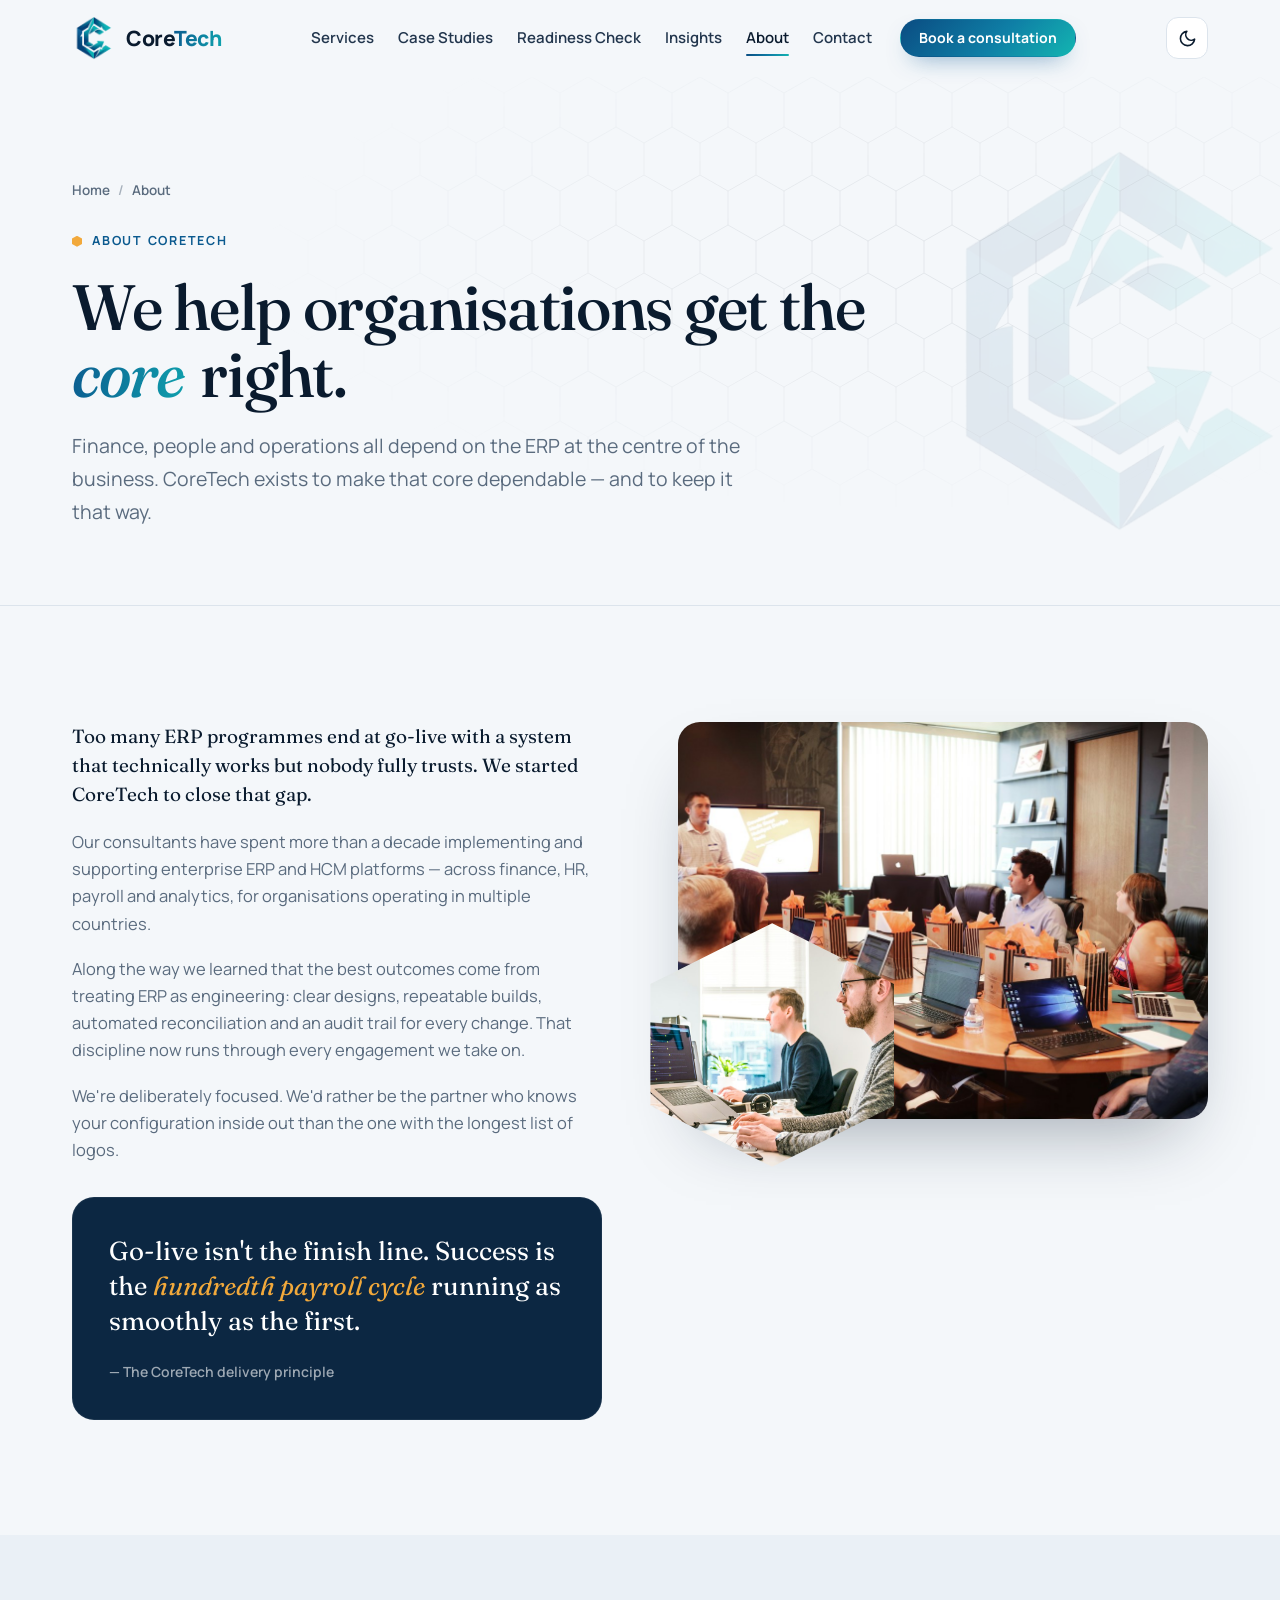
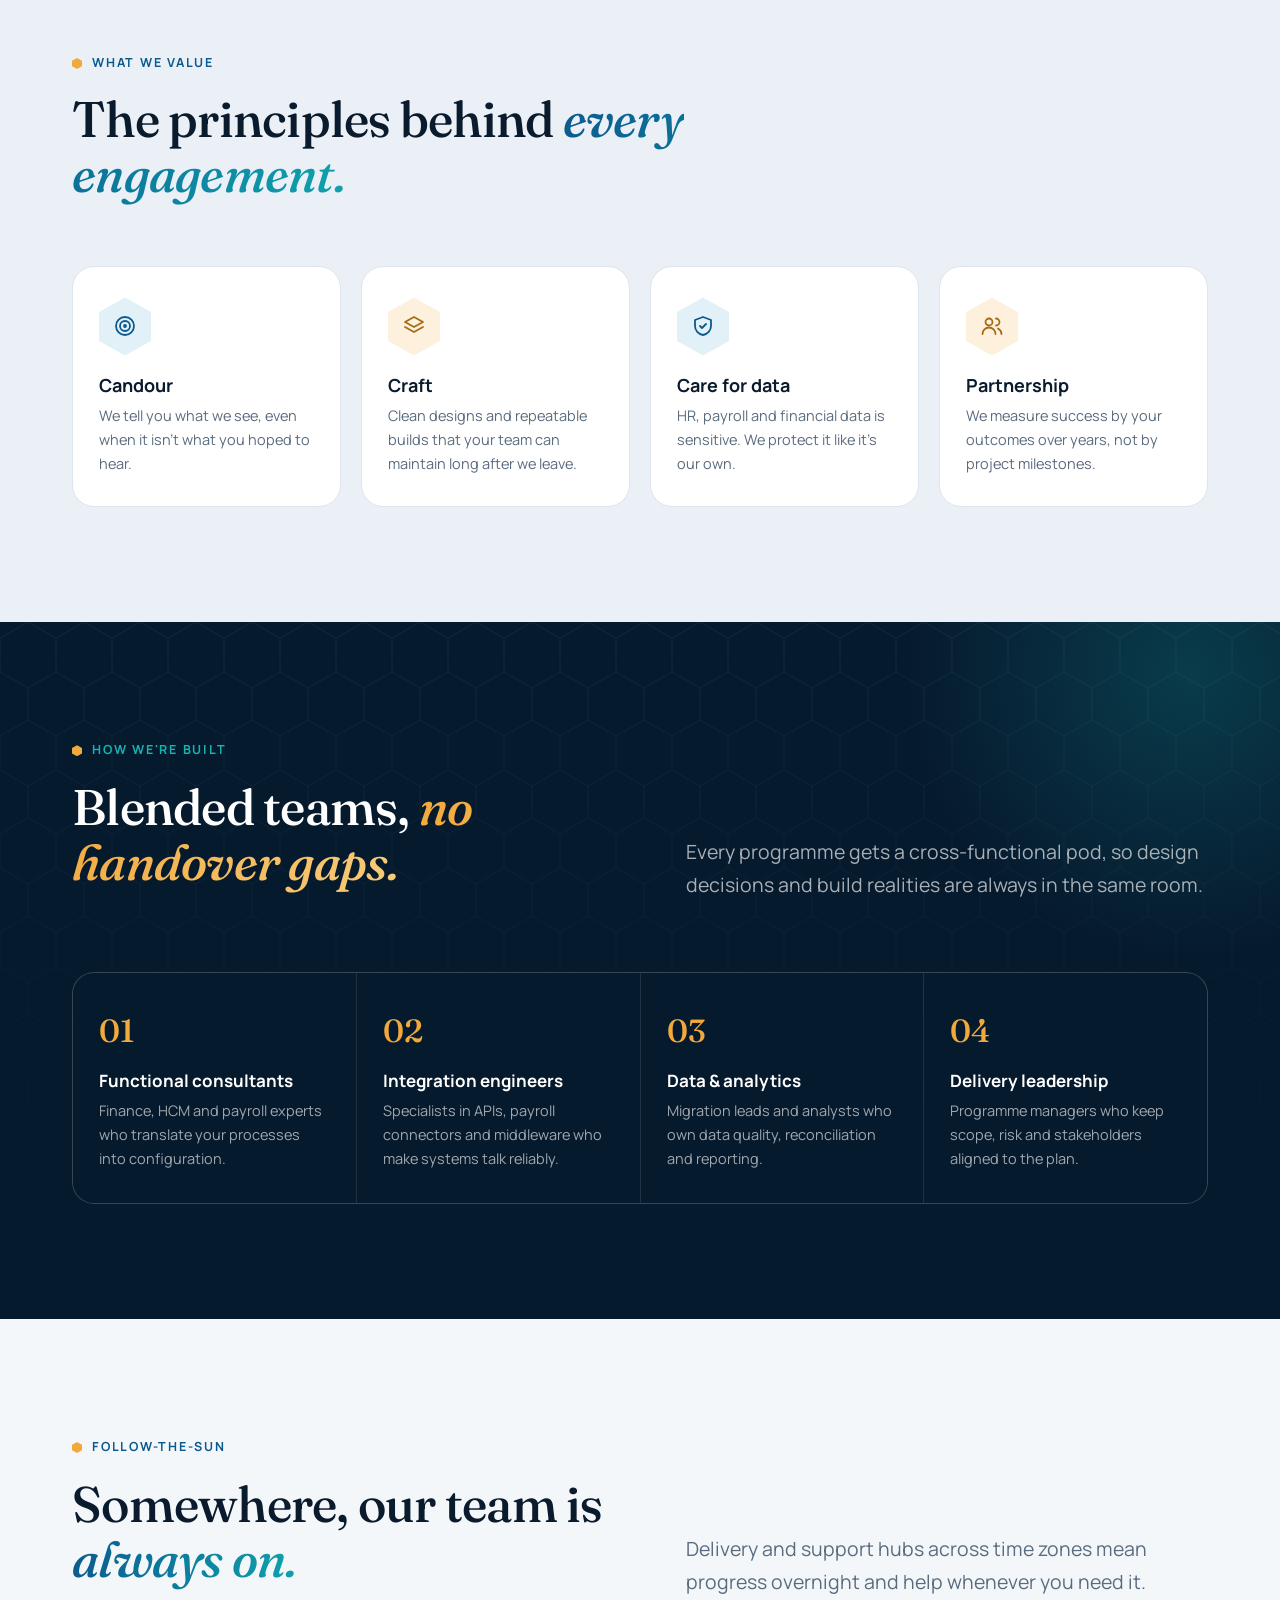
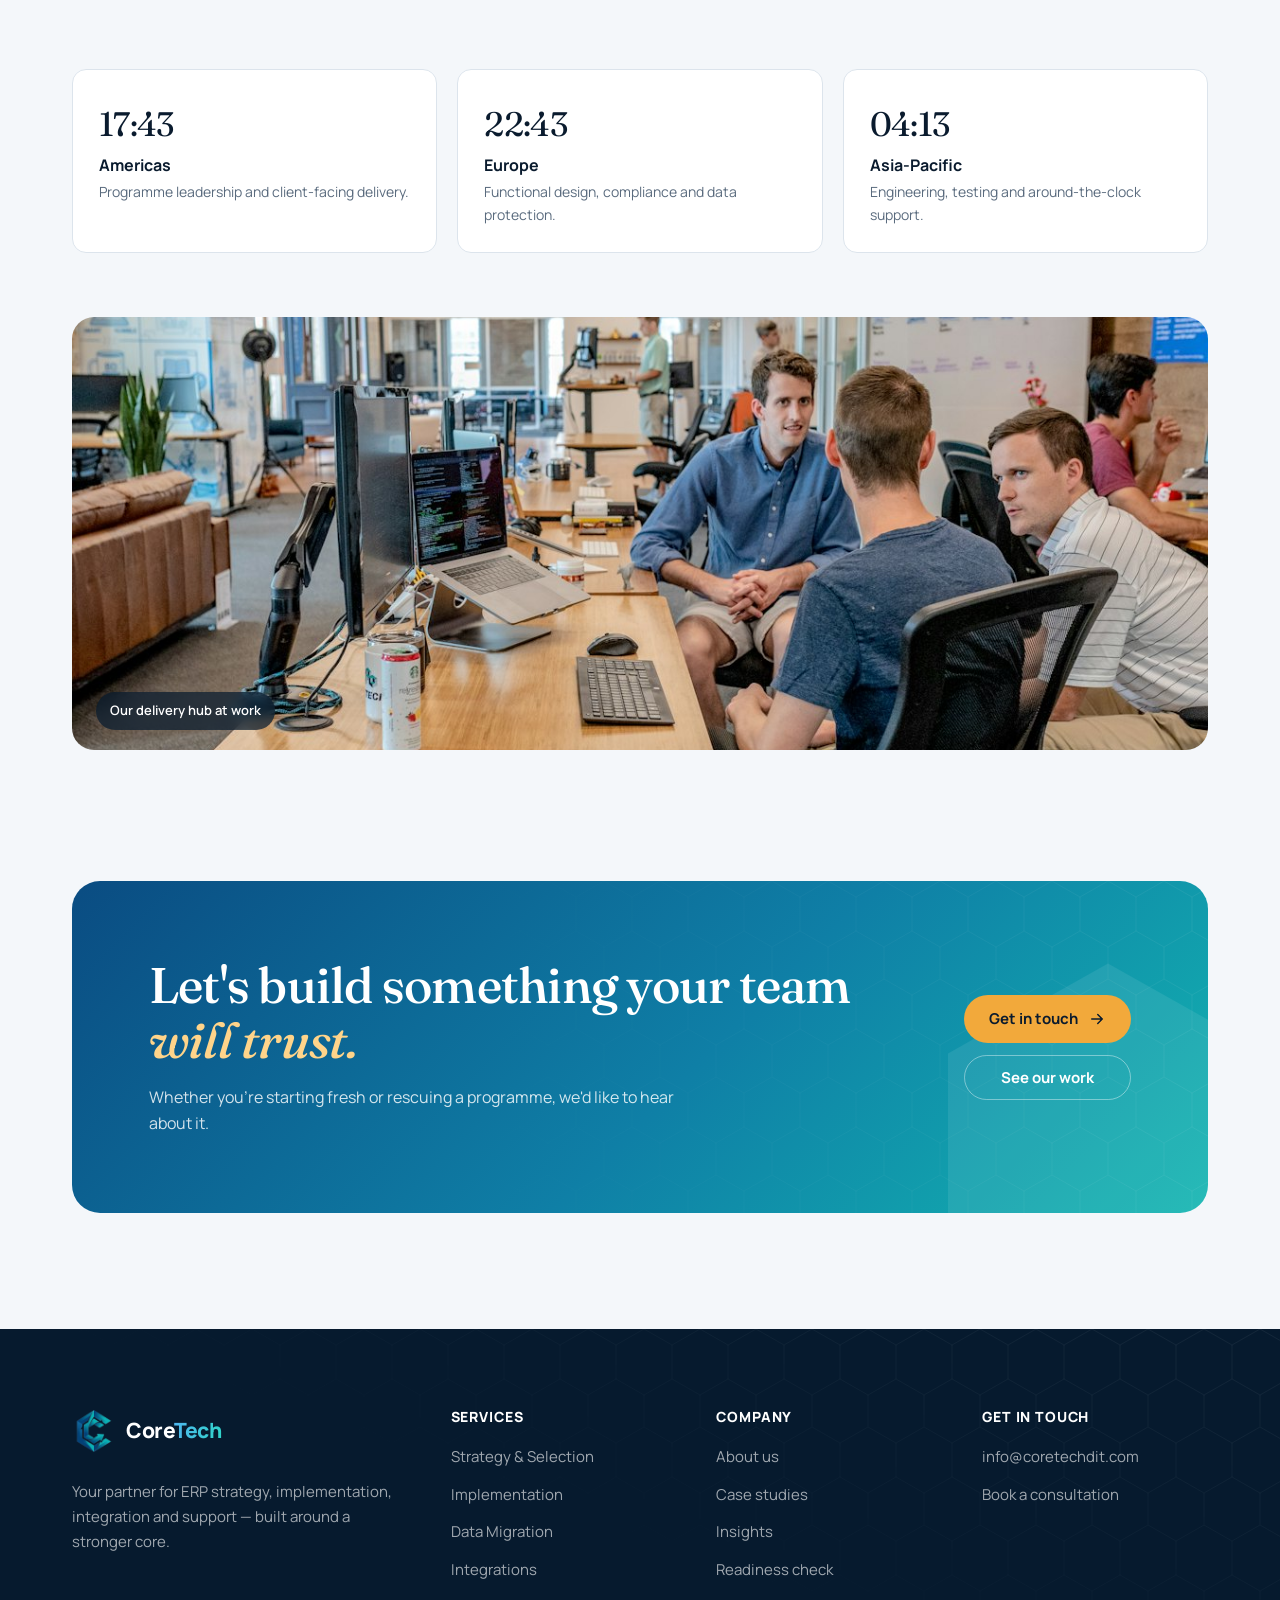
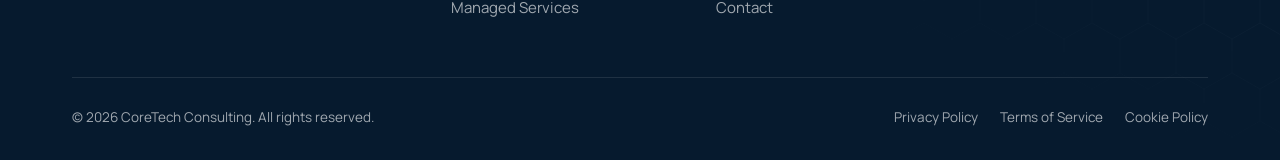
<file: about.html>
<!DOCTYPE html>
<html lang="en" class="no-js">
<head>
  <meta charset="UTF-8">
  <meta name="viewport" content="width=device-width, initial-scale=1">
  <title>About | CoreTech</title>
  <meta name="description" content="CoreTech is an ERP consulting firm built around engineering discipline, governed delivery and long-term partnership.">
  <meta name="theme-color" content="#061A2E">
  <script>try{var t=localStorage.getItem("ct-theme");if(t==="light"||t==="dark")document.documentElement.setAttribute("data-theme",t)}catch(e){}</script>
  <link rel="icon" href="assets/img/logo-mark-64.png" type="image/png">
  <link rel="apple-touch-icon" href="assets/img/logo-mark-192.png">
  <link rel="preconnect" href="https://fonts.googleapis.com">
  <link rel="preconnect" href="https://fonts.gstatic.com" crossorigin>
  <link href="https://fonts.googleapis.com/css2?family=Fraunces:ital,opsz,wght@0,9..144,400..600;1,9..144,400..600&family=Manrope:wght@400;500;600;700;800&display=swap" rel="stylesheet">
  <link rel="stylesheet" href="assets/css/styles.css">
</head>
<body>
  <a class="skip-link" href="#main">Skip to content</a>
  <header class="site-header" data-header>
    <div class="container nav">
      <a class="brand" href="index.html" aria-label="CoreTech home"><img class="brand-mark" src="assets/img/logo-mark-192.png" width="44" height="44" alt=""><span class="brand-name">Core<span>Tech</span></span></a>
      <div class="nav-menu" id="nav-menu">
        <nav class="nav-links" aria-label="Primary">
          <a href="services.html">Services</a>
          <a href="case-studies.html">Case Studies</a>
          <a href="readiness.html">Readiness Check</a>
          <a href="insights.html">Insights</a>
          <a href="about.html" aria-current="page">About</a>
          <a href="contact.html">Contact</a>
        </nav>
        <a class="btn btn--primary btn--sm" href="contact.html">Book a consultation</a>
      </div>
      <div class="nav-tools">
        <button class="theme-toggle" type="button" aria-label="Toggle dark mode"><span class="i-moon"><svg viewBox="0 0 24 24" fill="none" stroke="currentColor" stroke-linecap="round" stroke-linejoin="round" aria-hidden="true" stroke-width="2"><path d="M21 12.8A9 9 0 1 1 11.2 3a7 7 0 0 0 9.8 9.8z"/></svg></span><span class="i-sun"><svg viewBox="0 0 24 24" fill="none" stroke="currentColor" stroke-linecap="round" stroke-linejoin="round" aria-hidden="true" stroke-width="2"><circle cx="12" cy="12" r="4"/><path d="M12 2v2M12 20v2M4.9 4.9l1.4 1.4M17.7 17.7l1.4 1.4M2 12h2M20 12h2M4.9 19.1l1.4-1.4M17.7 6.3l1.4-1.4"/></svg></span></button>
        <button class="nav-toggle" type="button" aria-expanded="false" aria-controls="nav-menu" aria-label="Toggle menu"><span></span></button>
      </div>
    </div>
  </header>

  <main id="main">
    <section class="page-hero hex-bg">
      <img class="page-hero-mark" src="assets/img/logo-mark.png" alt="">
      <div class="container">
        <div class="breadcrumb"><a href="index.html">Home</a><span>/</span>About</div>
        <span class="eyebrow">About CoreTech</span>
        <h1 class="display">We help organisations get the <em>core</em> right.</h1>
        <p class="lead">Finance, people and operations all depend on the ERP at the centre of the business. CoreTech exists to make that core dependable — and to keep it that way.</p>
      </div>
    </section>

    <section class="section">
      <div class="container split">
        <div class="prose reveal">
          <p>Too many ERP programmes end at go-live with a system that technically works but nobody fully trusts. We started CoreTech to close that gap.</p>
          <p>Our consultants have spent more than a decade implementing and supporting enterprise ERP and HCM platforms — across finance, HR, payroll and analytics, for organisations operating in multiple countries.</p>
          <p>Along the way we learned that the best outcomes come from treating ERP as engineering: clear designs, repeatable builds, automated reconciliation and an audit trail for every change. That discipline now runs through every engagement we take on.</p>
          <p>We're deliberately focused. We'd rather be the partner who knows your configuration inside out than the one with the longest list of logos.</p>
          <div class="quote-card">
            <blockquote>Go-live isn't the finish line. Success is the <em>hundredth payroll cycle</em> running as smoothly as the first.</blockquote>
            <footer>— The CoreTech delivery principle</footer>
          </div>
        </div>
        <div class="photo-stack reveal reveal-d1">
          <div class="ph-main"><img src="assets/img/photos/team-meeting.jpg" alt="CoreTech consultants presenting to a client team" loading="lazy"></div>
          <div class="ph-small"><img src="assets/img/photos/engineers.jpg" alt="Engineers working at their desks" loading="lazy"></div>
        </div>
      </div>
    </section>

    <section class="section section--alt">
      <div class="container">
        <div class="section-head">
          <span class="eyebrow reveal">What we value</span>
          <h2 class="h2 reveal reveal-d1">The principles behind <em>every engagement.</em></h2>
        </div>
        <div class="values">
          <div class="value reveal"><span class="icon"><svg viewBox="0 0 24 24" fill="none" stroke="currentColor" stroke-linecap="round" stroke-linejoin="round" aria-hidden="true" stroke-width="1.8"><circle cx="12" cy="12" r="9"/><circle cx="12" cy="12" r="5"/><circle cx="12" cy="12" r="1"/></svg></span><h3>Candour</h3><p>We tell you what we see, even when it isn't what you hoped to hear.</p></div>
          <div class="value reveal reveal-d1"><span class="icon icon--amber"><svg viewBox="0 0 24 24" fill="none" stroke="currentColor" stroke-linecap="round" stroke-linejoin="round" aria-hidden="true" stroke-width="1.8"><path d="m12 3 9 5-9 5-9-5 9-5z"/><path d="m3 13 9 5 9-5"/></svg></span><h3>Craft</h3><p>Clean designs and repeatable builds that your team can maintain long after we leave.</p></div>
          <div class="value reveal reveal-d2"><span class="icon"><svg viewBox="0 0 24 24" fill="none" stroke="currentColor" stroke-linecap="round" stroke-linejoin="round" aria-hidden="true" stroke-width="1.8"><path d="M12 3 4 6v6c0 4.5 3.4 8.3 8 9 4.6-.7 8-4.5 8-9V6l-8-3z"/><path d="m9 12 2 2 4-4"/></svg></span><h3>Care for data</h3><p>HR, payroll and financial data is sensitive. We protect it like it's our own.</p></div>
          <div class="value reveal reveal-d3"><span class="icon icon--amber"><svg viewBox="0 0 24 24" fill="none" stroke="currentColor" stroke-linecap="round" stroke-linejoin="round" aria-hidden="true" stroke-width="1.8"><circle cx="9" cy="8" r="3.5"/><path d="M2.5 20a6.5 6.5 0 0 1 13 0"/><path d="M16 4.5a3.5 3.5 0 0 1 0 7M18 14.5a6.5 6.5 0 0 1 3.5 5.5"/></svg></span><h3>Partnership</h3><p>We measure success by your outcomes over years, not by project milestones.</p></div>
        </div>
      </div>
    </section>

    <section class="section section--dark">
      <div class="container">
        <div class="section-head section-head--split">
          <div>
            <span class="eyebrow eyebrow--light reveal">How we're built</span>
            <h2 class="h2 reveal reveal-d1">Blended teams, <em>no handover gaps.</em></h2>
          </div>
          <p class="lead reveal reveal-d2">Every programme gets a cross-functional pod, so design decisions and build realities are always in the same room.</p>
        </div>
        <div class="team-model reveal">
          <div class="team-role"><b>01</b><h3>Functional consultants</h3><p>Finance, HCM and payroll experts who translate your processes into configuration.</p></div>
          <div class="team-role"><b>02</b><h3>Integration engineers</h3><p>Specialists in APIs, payroll connectors and middleware who make systems talk reliably.</p></div>
          <div class="team-role"><b>03</b><h3>Data &amp; analytics</h3><p>Migration leads and analysts who own data quality, reconciliation and reporting.</p></div>
          <div class="team-role"><b>04</b><h3>Delivery leadership</h3><p>Programme managers who keep scope, risk and stakeholders aligned to the plan.</p></div>
        </div>
      </div>
    </section>

    <section class="section">
      <div class="container">
        <div class="section-head section-head--split">
          <div>
            <span class="eyebrow reveal">Follow-the-sun</span>
            <h2 class="h2 reveal reveal-d1">Somewhere, our team is <em>always on.</em></h2>
          </div>
          <p class="lead reveal reveal-d2">Delivery and support hubs across time zones mean progress overnight and help whenever you need it.</p>
        </div>
        <div class="timezones">
          <div class="tz reveal"><div class="tz-time" data-tz="America/New_York">--:--</div><h3>Americas</h3><p>Programme leadership and client-facing delivery.</p></div>
          <div class="tz reveal reveal-d1"><div class="tz-time" data-tz="Europe/London">--:--</div><h3>Europe</h3><p>Functional design, compliance and data protection.</p></div>
          <div class="tz reveal reveal-d2"><div class="tz-time" data-tz="Asia/Kolkata">--:--</div><h3>Asia-Pacific</h3><p>Engineering, testing and around-the-clock support.</p></div>
        </div>
        <figure class="wide-photo reveal" style="margin-left:0;margin-right:0">
          <img src="assets/img/photos/office-team.jpg" alt="CoreTech delivery team collaborating in an open office" loading="lazy">
          <figcaption>Our delivery hub at work</figcaption>
        </figure>
      </div>
    </section>

    <section class="container">
      <div class="cta reveal">
        <div>
          <h2 class="h2">Let's build something your team <em>will trust.</em></h2>
          <p>Whether you're starting fresh or rescuing a programme, we'd like to hear about it.</p>
        </div>
        <div class="cta-actions">
          <a class="btn btn--accent btn--magnetic" href="contact.html">Get in touch <svg viewBox="0 0 24 24" fill="none" stroke="currentColor" stroke-linecap="round" stroke-linejoin="round" aria-hidden="true" stroke-width="2"><path d="M5 12h14M13 6l6 6-6 6"/></svg></a>
          <a class="btn btn--light" href="case-studies.html">See our work</a>
        </div>
      </div>
    </section>
  </main>

  <footer class="site-footer">
    <div class="container">
      <div class="footer-grid">
        <div class="footer-about">
          <a class="brand" href="index.html" aria-label="CoreTech home"><img class="brand-mark" src="assets/img/logo-mark-192.png" width="44" height="44" alt=""><span class="brand-name">Core<span>Tech</span></span></a>
          <p>Your partner for ERP strategy, implementation, integration and support — built around a stronger core.</p>
        </div>
        <div class="footer-col">
          <h3>Services</h3>
          <ul>
            <li><a href="services.html#strategy">Strategy &amp; Selection</a></li>
            <li><a href="services.html#implementation">Implementation</a></li>
            <li><a href="services.html#migration">Data Migration</a></li>
            <li><a href="services.html#integrations">Integrations</a></li>
            <li><a href="services.html#support">Managed Services</a></li>
          </ul>
        </div>
        <div class="footer-col">
          <h3>Company</h3>
          <ul>
            <li><a href="about.html">About us</a></li>
            <li><a href="case-studies.html">Case studies</a></li>
            <li><a href="insights.html">Insights</a></li>
            <li><a href="readiness.html">Readiness check</a></li>
            <li><a href="contact.html">Contact</a></li>
          </ul>
        </div>
        <div class="footer-col">
          <h3>Get in touch</h3>
          <ul>
            <li><a href="mailto:info@coretechdit.com">info@coretechdit.com</a></li>
            <li><a href="contact.html">Book a consultation</a></li>
          </ul>
        </div>
      </div>
      <div class="footer-bottom">
        <span>&copy; <span data-year>2026</span> CoreTech Consulting. All rights reserved.</span>
        <nav aria-label="Legal"><a href="#">Privacy Policy</a><a href="#">Terms of Service</a><a href="#">Cookie Policy</a></nav>
      </div>
    </div>
  </footer>
  <div class="mobile-cta" aria-label="Quick actions">
    <a class="btn btn--primary" href="contact.html">Book a consultation</a>
    <a class="btn btn--ghost" href="readiness.html">Readiness check</a>
  </div>
  <script src="assets/js/main.js"></script>
</body>
</html>
</file>
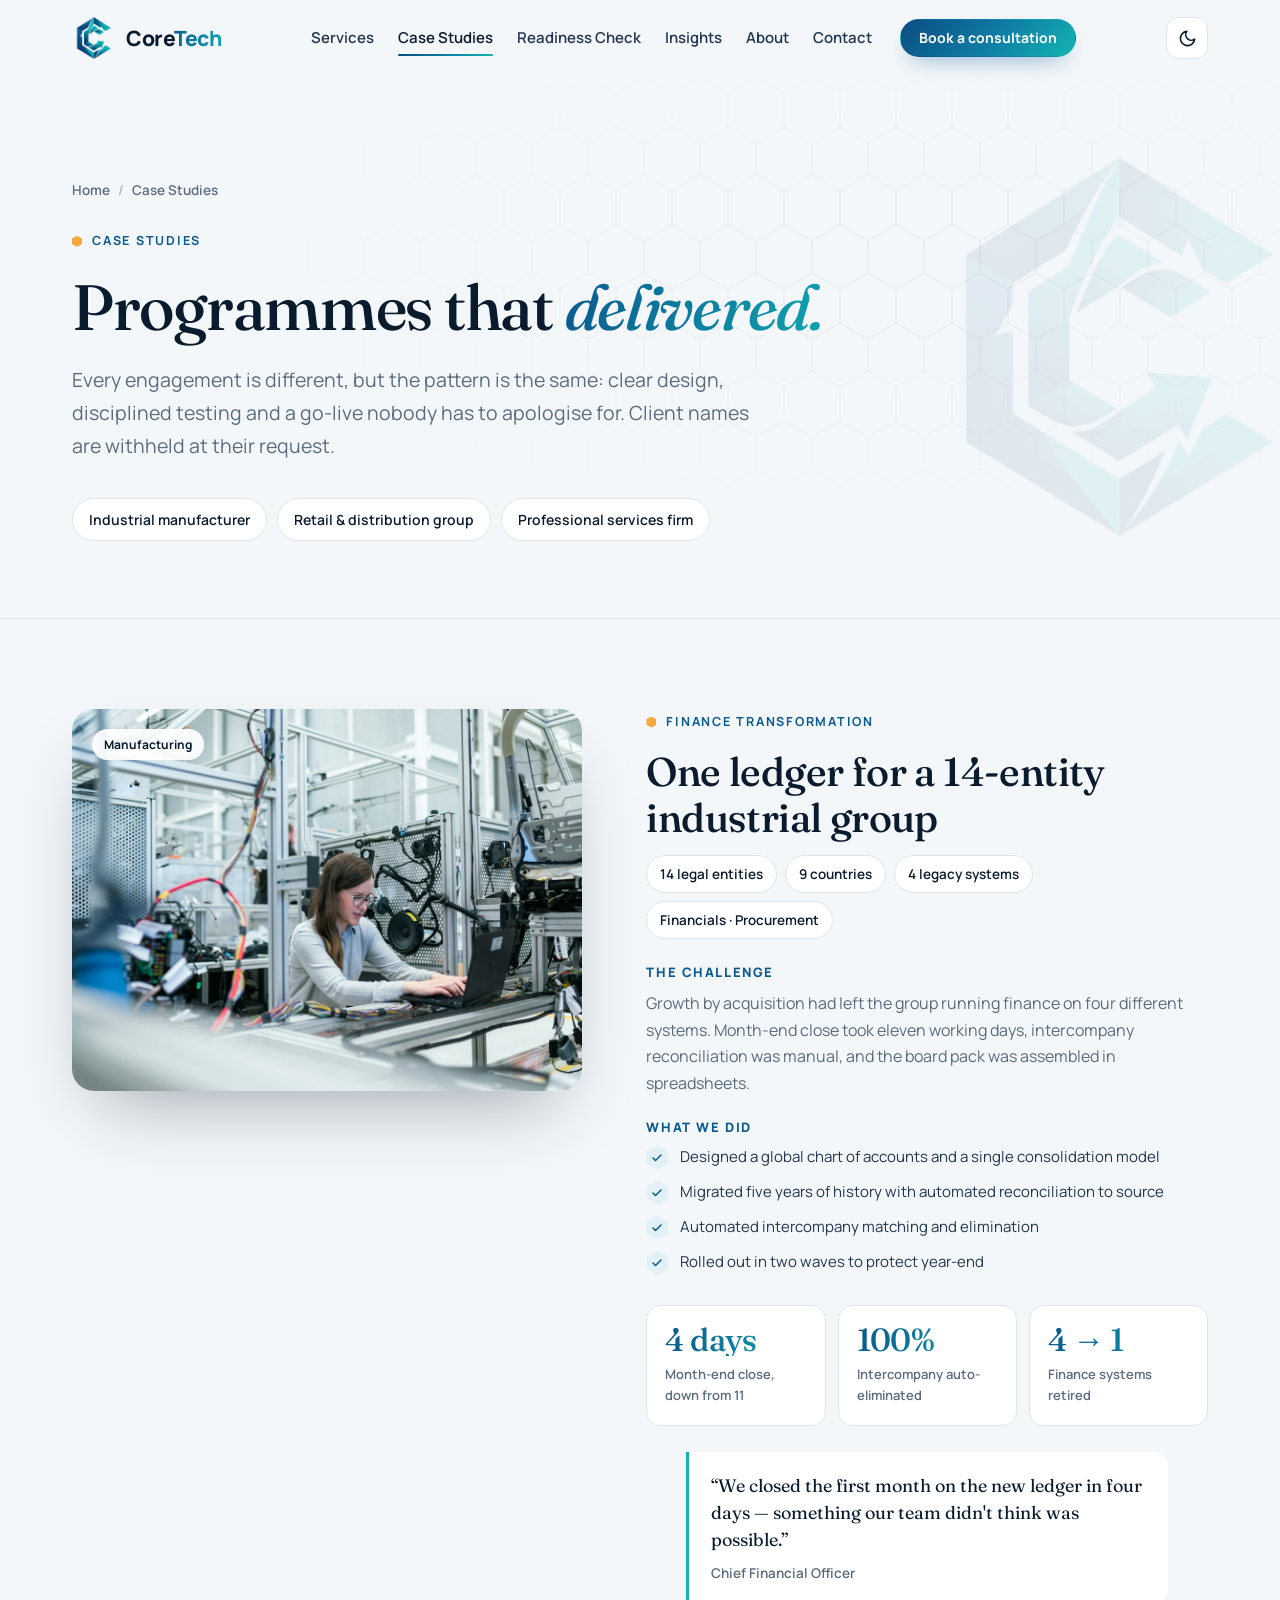
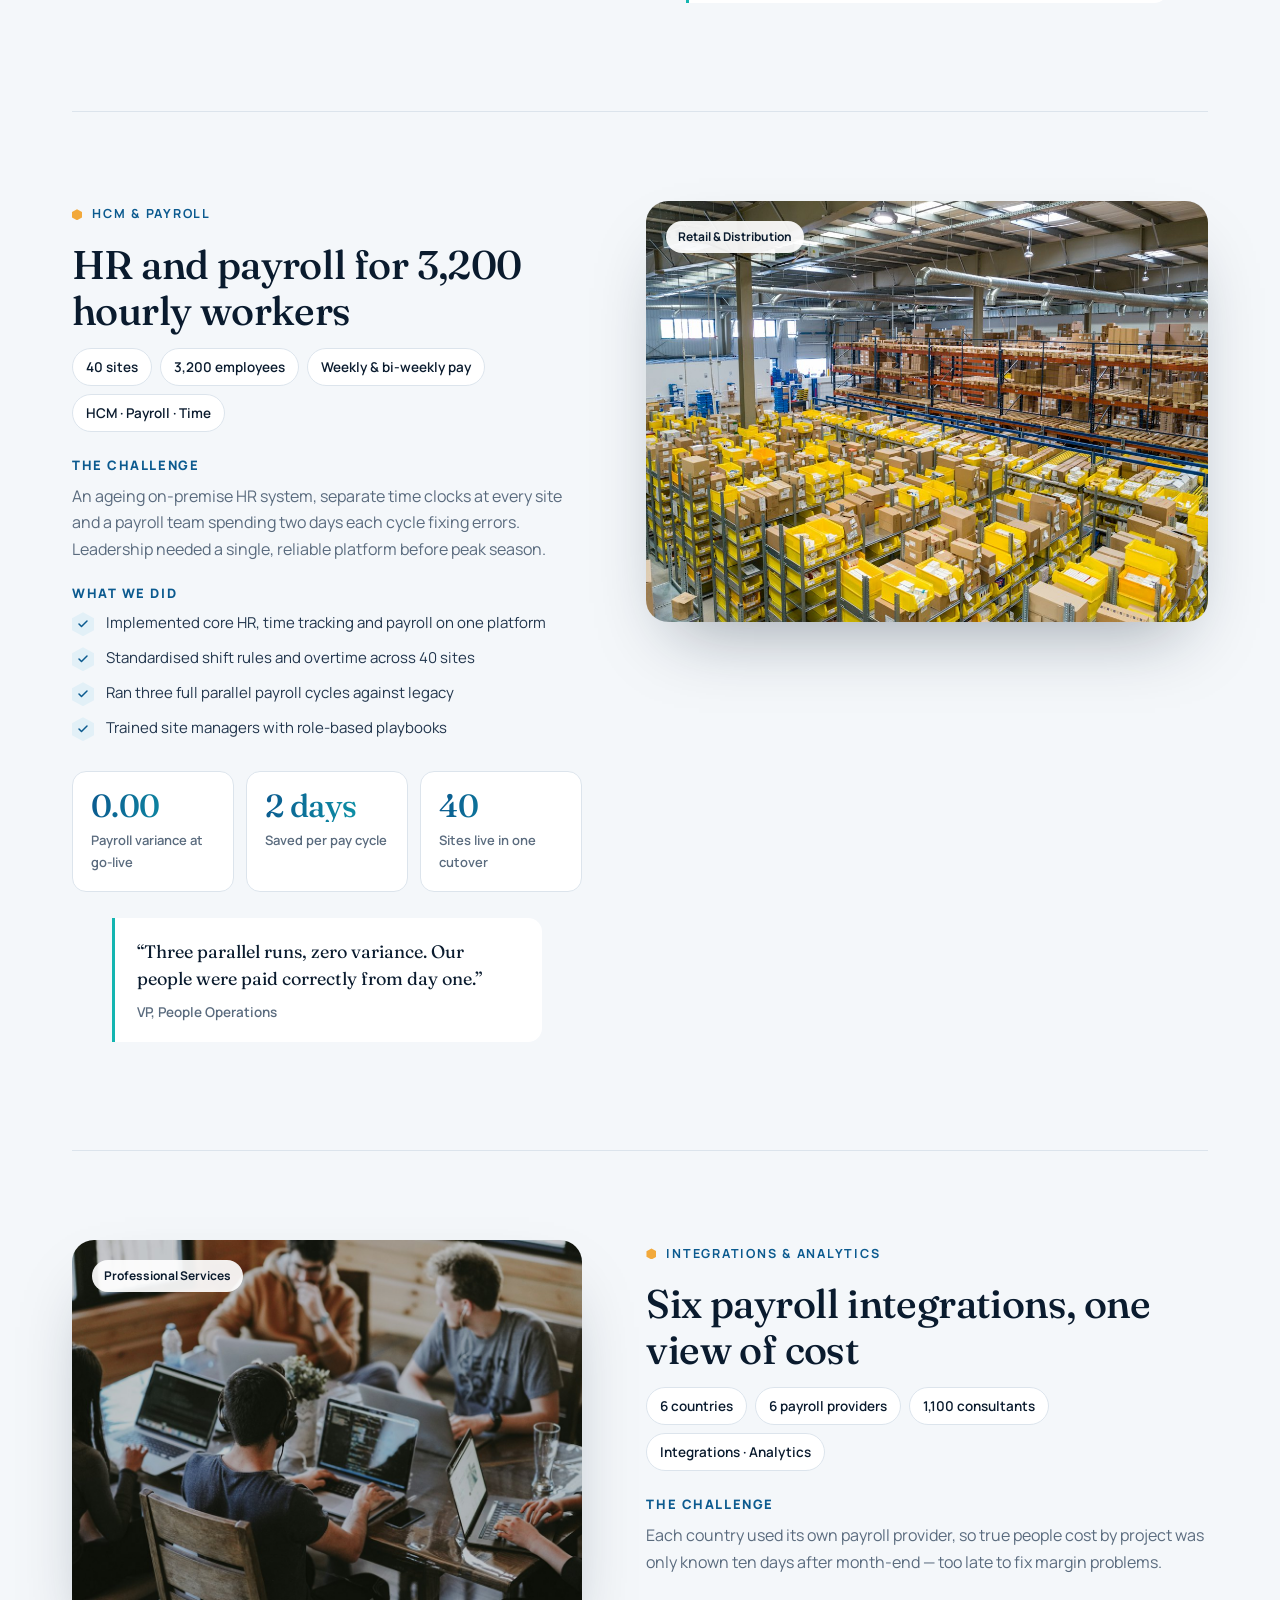
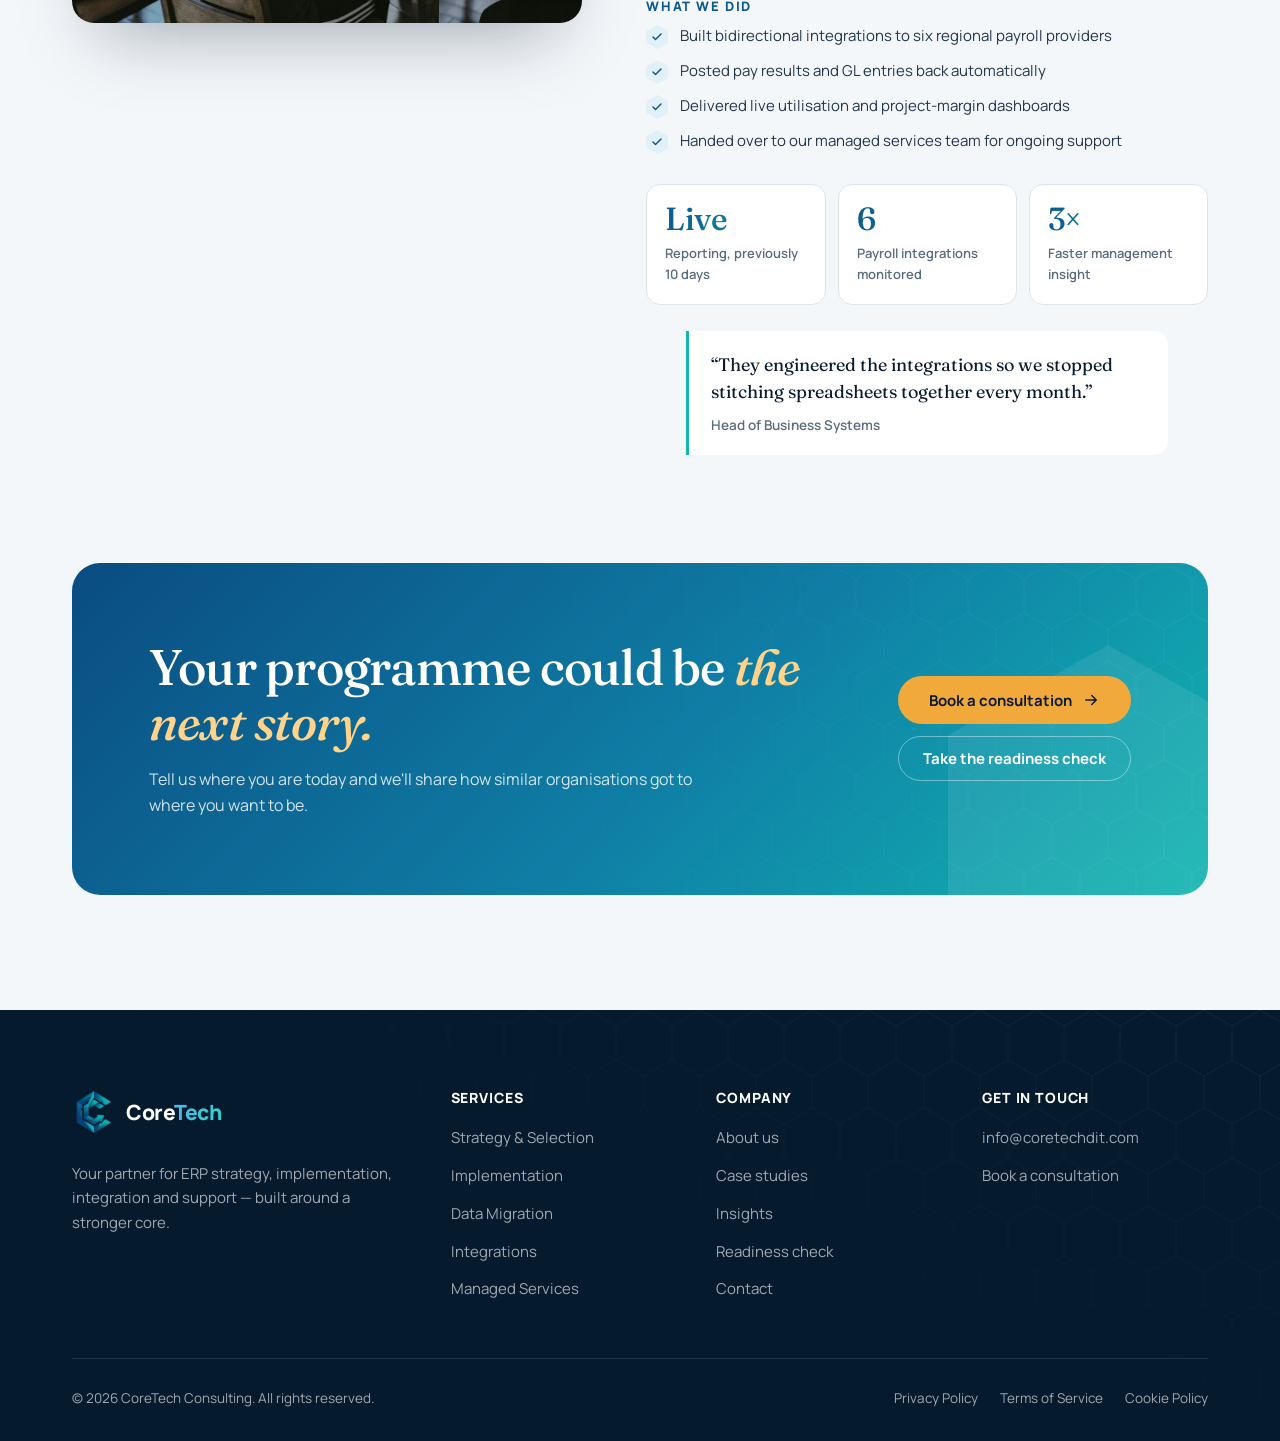
<file: case-studies.html>
<!DOCTYPE html>
<html lang="en" class="no-js">
<head>
  <meta charset="UTF-8">
  <meta name="viewport" content="width=device-width, initial-scale=1">
  <title>Case Studies | CoreTech</title>
  <meta name="description" content="How CoreTech helps organisations consolidate finance, transform payroll and deliver real-time reporting.">
  <meta name="theme-color" content="#061A2E">
  <script>try{var t=localStorage.getItem("ct-theme");if(t==="light"||t==="dark")document.documentElement.setAttribute("data-theme",t)}catch(e){}</script>
  <link rel="icon" href="assets/img/logo-mark-64.png" type="image/png">
  <link rel="apple-touch-icon" href="assets/img/logo-mark-192.png">
  <link rel="preconnect" href="https://fonts.googleapis.com">
  <link rel="preconnect" href="https://fonts.gstatic.com" crossorigin>
  <link href="https://fonts.googleapis.com/css2?family=Fraunces:ital,opsz,wght@0,9..144,400..600;1,9..144,400..600&family=Manrope:wght@400;500;600;700;800&display=swap" rel="stylesheet">
  <link rel="stylesheet" href="assets/css/styles.css">
</head>
<body>
  <a class="skip-link" href="#main">Skip to content</a>
  <header class="site-header" data-header>
    <div class="container nav">
      <a class="brand" href="index.html" aria-label="CoreTech home"><img class="brand-mark" src="assets/img/logo-mark-192.png" width="44" height="44" alt=""><span class="brand-name">Core<span>Tech</span></span></a>
      <div class="nav-menu" id="nav-menu">
        <nav class="nav-links" aria-label="Primary">
          <a href="services.html">Services</a>
          <a href="case-studies.html" aria-current="page">Case Studies</a>
          <a href="readiness.html">Readiness Check</a>
          <a href="insights.html">Insights</a>
          <a href="about.html">About</a>
          <a href="contact.html">Contact</a>
        </nav>
        <a class="btn btn--primary btn--sm" href="contact.html">Book a consultation</a>
      </div>
      <div class="nav-tools">
        <button class="theme-toggle" type="button" aria-label="Toggle dark mode"><span class="i-moon"><svg viewBox="0 0 24 24" fill="none" stroke="currentColor" stroke-linecap="round" stroke-linejoin="round" aria-hidden="true" stroke-width="2"><path d="M21 12.8A9 9 0 1 1 11.2 3a7 7 0 0 0 9.8 9.8z"/></svg></span><span class="i-sun"><svg viewBox="0 0 24 24" fill="none" stroke="currentColor" stroke-linecap="round" stroke-linejoin="round" aria-hidden="true" stroke-width="2"><circle cx="12" cy="12" r="4"/><path d="M12 2v2M12 20v2M4.9 4.9l1.4 1.4M17.7 17.7l1.4 1.4M2 12h2M20 12h2M4.9 19.1l1.4-1.4M17.7 6.3l1.4-1.4"/></svg></span></button>
        <button class="nav-toggle" type="button" aria-expanded="false" aria-controls="nav-menu" aria-label="Toggle menu"><span></span></button>
      </div>
    </div>
  </header>

  <!-- SAMPLE CONTENT: these case studies are illustrative placeholders. Replace with real, approved client stories before launch. -->
  <main id="main">
    <section class="page-hero hex-bg">
      <img class="page-hero-mark" src="assets/img/logo-mark.png" alt="">
      <div class="container">
        <div class="breadcrumb"><a href="index.html">Home</a><span>/</span>Case Studies</div>
        <span class="eyebrow">Case studies</span>
        <h1 class="display">Programmes that <em>delivered.</em></h1>
        <p class="lead">Every engagement is different, but the pattern is the same: clear design, disciplined testing and a go-live nobody has to apologise for. Client names are withheld at their request.</p>
        <nav class="svc-nav" aria-label="Jump to case study">
          <a href="#manufacturer">Industrial manufacturer</a>
          <a href="#distribution">Retail &amp; distribution group</a>
          <a href="#services-firm">Professional services firm</a>
        </nav>
      </div>
    </section>

    <div class="container">
      <article class="case" id="manufacturer">
        <div class="case-photo reveal"><img src="assets/img/photos/manufacturing.jpg" alt="Engineer working at an industrial production line" loading="lazy"><span class="case-tag">Manufacturing</span></div>
        <div class="case-content reveal reveal-d1">
          <span class="eyebrow">Finance transformation</span>
          <h2>One ledger for a 14-entity industrial group</h2>
          <div class="case-facts"><span class="tag">14 legal entities</span><span class="tag">9 countries</span><span class="tag">4 legacy systems</span><span class="tag">Financials · Procurement</span></div>
          <div class="case-block"><h3>The challenge</h3><p>Growth by acquisition had left the group running finance on four different systems. Month-end close took eleven working days, intercompany reconciliation was manual, and the board pack was assembled in spreadsheets.</p></div>
          <div class="case-block"><h3>What we did</h3>
            <ul>
              <li><span class="check"><svg viewBox="0 0 24 24" fill="none" stroke="currentColor" stroke-linecap="round" stroke-linejoin="round" aria-hidden="true" stroke-width="3"><path d="M20 6 9 17l-5-5"/></svg></span>Designed a global chart of accounts and a single consolidation model</li>
              <li><span class="check"><svg viewBox="0 0 24 24" fill="none" stroke="currentColor" stroke-linecap="round" stroke-linejoin="round" aria-hidden="true" stroke-width="3"><path d="M20 6 9 17l-5-5"/></svg></span>Migrated five years of history with automated reconciliation to source</li>
              <li><span class="check"><svg viewBox="0 0 24 24" fill="none" stroke="currentColor" stroke-linecap="round" stroke-linejoin="round" aria-hidden="true" stroke-width="3"><path d="M20 6 9 17l-5-5"/></svg></span>Automated intercompany matching and elimination</li>
              <li><span class="check"><svg viewBox="0 0 24 24" fill="none" stroke="currentColor" stroke-linecap="round" stroke-linejoin="round" aria-hidden="true" stroke-width="3"><path d="M20 6 9 17l-5-5"/></svg></span>Rolled out in two waves to protect year-end</li>
            </ul>
          </div>
          <div class="case-stats">
            <div class="case-stat"><b>4 days</b><span>Month-end close, down from 11</span></div>
            <div class="case-stat"><b>100%</b><span>Intercompany auto-eliminated</span></div>
            <div class="case-stat"><b>4 → 1</b><span>Finance systems retired</span></div>
          </div>
          <blockquote class="case-quote">“We closed the first month on the new ledger in four days — something our team didn't think was possible.”<footer>Chief Financial Officer</footer></blockquote>
        </div>
      </article>

      <article class="case" id="distribution">
        <div class="case-photo reveal"><img src="assets/img/photos/warehouse.jpg" alt="Large distribution warehouse with stocked shelving" loading="lazy"><span class="case-tag">Retail &amp; Distribution</span></div>
        <div class="case-content reveal reveal-d1">
          <span class="eyebrow">HCM &amp; payroll</span>
          <h2>HR and payroll for 3,200 hourly workers</h2>
          <div class="case-facts"><span class="tag">40 sites</span><span class="tag">3,200 employees</span><span class="tag">Weekly &amp; bi-weekly pay</span><span class="tag">HCM · Payroll · Time</span></div>
          <div class="case-block"><h3>The challenge</h3><p>An ageing on-premise HR system, separate time clocks at every site and a payroll team spending two days each cycle fixing errors. Leadership needed a single, reliable platform before peak season.</p></div>
          <div class="case-block"><h3>What we did</h3>
            <ul>
              <li><span class="check"><svg viewBox="0 0 24 24" fill="none" stroke="currentColor" stroke-linecap="round" stroke-linejoin="round" aria-hidden="true" stroke-width="3"><path d="M20 6 9 17l-5-5"/></svg></span>Implemented core HR, time tracking and payroll on one platform</li>
              <li><span class="check"><svg viewBox="0 0 24 24" fill="none" stroke="currentColor" stroke-linecap="round" stroke-linejoin="round" aria-hidden="true" stroke-width="3"><path d="M20 6 9 17l-5-5"/></svg></span>Standardised shift rules and overtime across 40 sites</li>
              <li><span class="check"><svg viewBox="0 0 24 24" fill="none" stroke="currentColor" stroke-linecap="round" stroke-linejoin="round" aria-hidden="true" stroke-width="3"><path d="M20 6 9 17l-5-5"/></svg></span>Ran three full parallel payroll cycles against legacy</li>
              <li><span class="check"><svg viewBox="0 0 24 24" fill="none" stroke="currentColor" stroke-linecap="round" stroke-linejoin="round" aria-hidden="true" stroke-width="3"><path d="M20 6 9 17l-5-5"/></svg></span>Trained site managers with role-based playbooks</li>
            </ul>
          </div>
          <div class="case-stats">
            <div class="case-stat"><b>0.00</b><span>Payroll variance at go-live</span></div>
            <div class="case-stat"><b>2 days</b><span>Saved per pay cycle</span></div>
            <div class="case-stat"><b>40</b><span>Sites live in one cutover</span></div>
          </div>
          <blockquote class="case-quote">“Three parallel runs, zero variance. Our people were paid correctly from day one.”<footer>VP, People Operations</footer></blockquote>
        </div>
      </article>

      <article class="case" id="services-firm">
        <div class="case-photo reveal"><img src="assets/img/photos/collaboration.jpg" alt="Consultants collaborating around a table with laptops" loading="lazy"><span class="case-tag">Professional Services</span></div>
        <div class="case-content reveal reveal-d1">
          <span class="eyebrow">Integrations &amp; analytics</span>
          <h2>Six payroll integrations, one view of cost</h2>
          <div class="case-facts"><span class="tag">6 countries</span><span class="tag">6 payroll providers</span><span class="tag">1,100 consultants</span><span class="tag">Integrations · Analytics</span></div>
          <div class="case-block"><h3>The challenge</h3><p>Each country used its own payroll provider, so true people cost by project was only known ten days after month-end — too late to fix margin problems.</p></div>
          <div class="case-block"><h3>What we did</h3>
            <ul>
              <li><span class="check"><svg viewBox="0 0 24 24" fill="none" stroke="currentColor" stroke-linecap="round" stroke-linejoin="round" aria-hidden="true" stroke-width="3"><path d="M20 6 9 17l-5-5"/></svg></span>Built bidirectional integrations to six regional payroll providers</li>
              <li><span class="check"><svg viewBox="0 0 24 24" fill="none" stroke="currentColor" stroke-linecap="round" stroke-linejoin="round" aria-hidden="true" stroke-width="3"><path d="M20 6 9 17l-5-5"/></svg></span>Posted pay results and GL entries back automatically</li>
              <li><span class="check"><svg viewBox="0 0 24 24" fill="none" stroke="currentColor" stroke-linecap="round" stroke-linejoin="round" aria-hidden="true" stroke-width="3"><path d="M20 6 9 17l-5-5"/></svg></span>Delivered live utilisation and project-margin dashboards</li>
              <li><span class="check"><svg viewBox="0 0 24 24" fill="none" stroke="currentColor" stroke-linecap="round" stroke-linejoin="round" aria-hidden="true" stroke-width="3"><path d="M20 6 9 17l-5-5"/></svg></span>Handed over to our managed services team for ongoing support</li>
            </ul>
          </div>
          <div class="case-stats">
            <div class="case-stat"><b>Live</b><span>Reporting, previously 10 days</span></div>
            <div class="case-stat"><b>6</b><span>Payroll integrations monitored</span></div>
            <div class="case-stat"><b>3×</b><span>Faster management insight</span></div>
          </div>
          <blockquote class="case-quote">“They engineered the integrations so we stopped stitching spreadsheets together every month.”<footer>Head of Business Systems</footer></blockquote>
        </div>
      </article>
    </div>

    <section class="container">
      <div class="cta reveal">
        <div>
          <h2 class="h2">Your programme could be <em>the next story.</em></h2>
          <p>Tell us where you are today and we'll share how similar organisations got to where you want to be.</p>
        </div>
        <div class="cta-actions">
          <a class="btn btn--accent btn--magnetic" href="contact.html">Book a consultation <svg viewBox="0 0 24 24" fill="none" stroke="currentColor" stroke-linecap="round" stroke-linejoin="round" aria-hidden="true" stroke-width="2"><path d="M5 12h14M13 6l6 6-6 6"/></svg></a>
          <a class="btn btn--light" href="readiness.html">Take the readiness check</a>
        </div>
      </div>
    </section>
  </main>

  <footer class="site-footer">
    <div class="container">
      <div class="footer-grid">
        <div class="footer-about">
          <a class="brand" href="index.html" aria-label="CoreTech home"><img class="brand-mark" src="assets/img/logo-mark-192.png" width="44" height="44" alt=""><span class="brand-name">Core<span>Tech</span></span></a>
          <p>Your partner for ERP strategy, implementation, integration and support — built around a stronger core.</p>
        </div>
        <div class="footer-col">
          <h3>Services</h3>
          <ul>
            <li><a href="services.html#strategy">Strategy &amp; Selection</a></li>
            <li><a href="services.html#implementation">Implementation</a></li>
            <li><a href="services.html#migration">Data Migration</a></li>
            <li><a href="services.html#integrations">Integrations</a></li>
            <li><a href="services.html#support">Managed Services</a></li>
          </ul>
        </div>
        <div class="footer-col">
          <h3>Company</h3>
          <ul>
            <li><a href="about.html">About us</a></li>
            <li><a href="case-studies.html">Case studies</a></li>
            <li><a href="insights.html">Insights</a></li>
            <li><a href="readiness.html">Readiness check</a></li>
            <li><a href="contact.html">Contact</a></li>
          </ul>
        </div>
        <div class="footer-col">
          <h3>Get in touch</h3>
          <ul>
            <li><a href="mailto:info@coretechdit.com">info@coretechdit.com</a></li>
            <li><a href="contact.html">Book a consultation</a></li>
          </ul>
        </div>
      </div>
      <div class="footer-bottom">
        <span>&copy; <span data-year>2026</span> CoreTech Consulting. All rights reserved.</span>
        <nav aria-label="Legal"><a href="#">Privacy Policy</a><a href="#">Terms of Service</a><a href="#">Cookie Policy</a></nav>
      </div>
    </div>
  </footer>
  <div class="mobile-cta" aria-label="Quick actions">
    <a class="btn btn--primary" href="contact.html">Book a consultation</a>
    <a class="btn btn--ghost" href="readiness.html">Readiness check</a>
  </div>
  <script src="assets/js/main.js"></script>
</body>
</html>
</file>
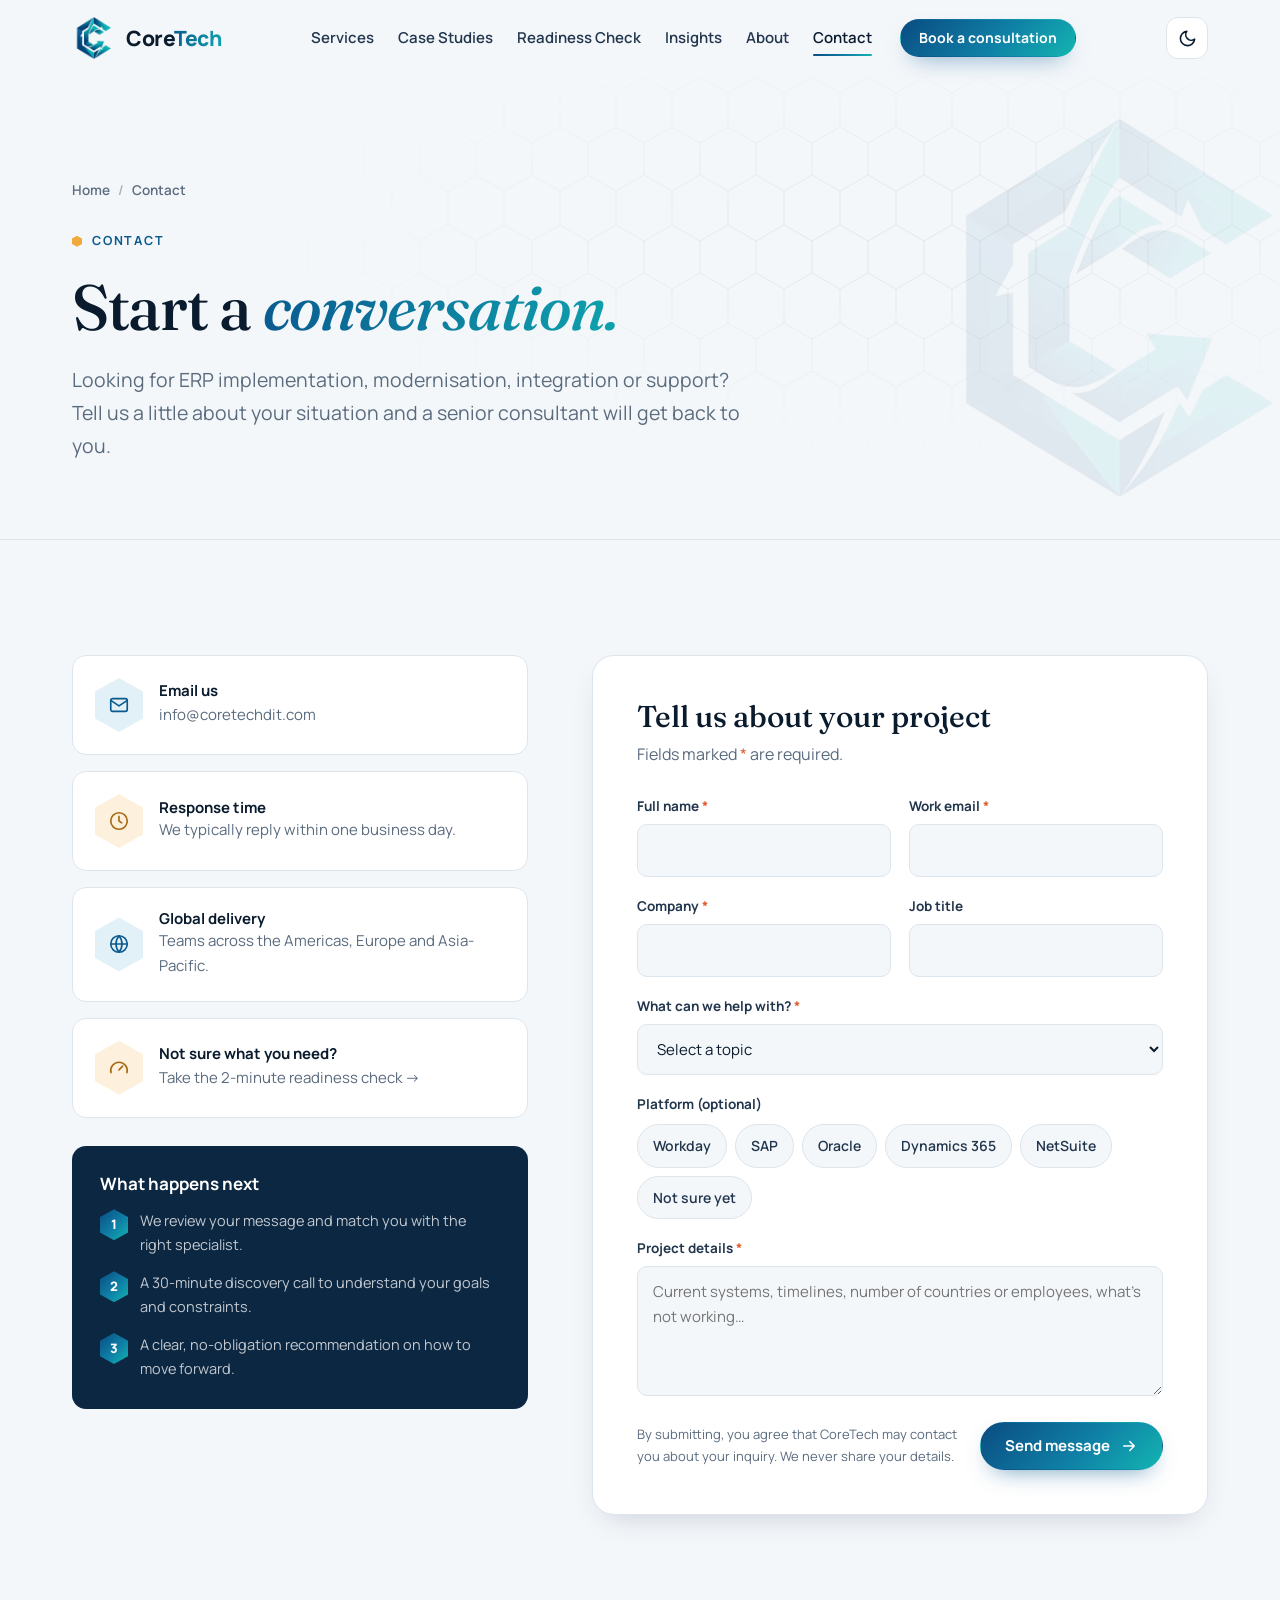
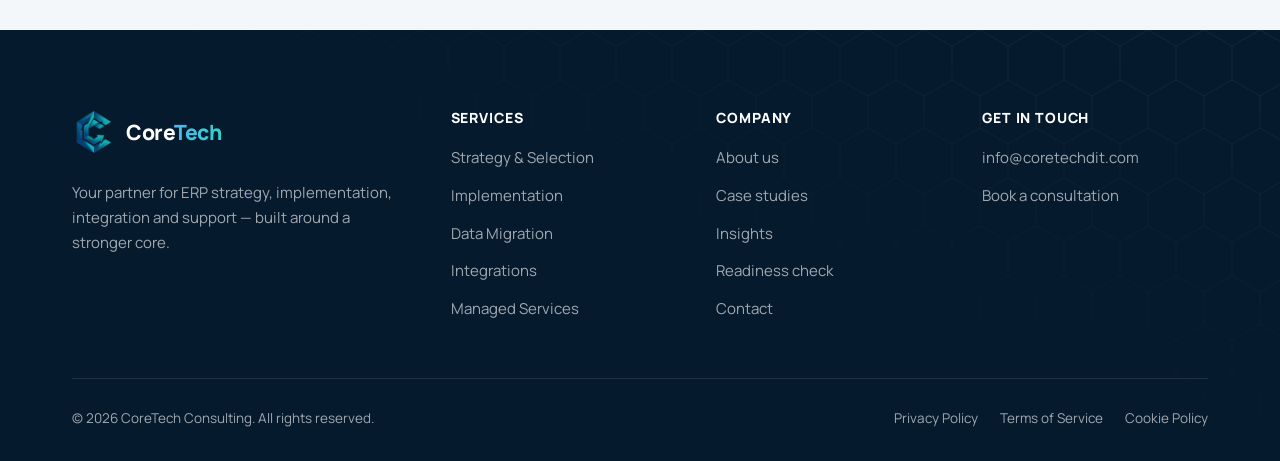
<file: contact.html>
<!DOCTYPE html>
<html lang="en" class="no-js">
<head>
  <meta charset="UTF-8">
  <meta name="viewport" content="width=device-width, initial-scale=1">
  <title>Contact | CoreTech</title>
  <meta name="description" content="Talk to CoreTech about ERP strategy, implementation, migration, integrations or managed services.">
  <meta name="theme-color" content="#061A2E">
  <script>try{var t=localStorage.getItem("ct-theme");if(t==="light"||t==="dark")document.documentElement.setAttribute("data-theme",t)}catch(e){}</script>
  <link rel="icon" href="assets/img/logo-mark-64.png" type="image/png">
  <link rel="apple-touch-icon" href="assets/img/logo-mark-192.png">
  <link rel="preconnect" href="https://fonts.googleapis.com">
  <link rel="preconnect" href="https://fonts.gstatic.com" crossorigin>
  <link href="https://fonts.googleapis.com/css2?family=Fraunces:ital,opsz,wght@0,9..144,400..600;1,9..144,400..600&family=Manrope:wght@400;500;600;700;800&display=swap" rel="stylesheet">
  <link rel="stylesheet" href="assets/css/styles.css">
</head>
<body>
  <a class="skip-link" href="#main">Skip to content</a>
  <header class="site-header" data-header>
    <div class="container nav">
      <a class="brand" href="index.html" aria-label="CoreTech home"><img class="brand-mark" src="assets/img/logo-mark-192.png" width="44" height="44" alt=""><span class="brand-name">Core<span>Tech</span></span></a>
      <div class="nav-menu" id="nav-menu">
        <nav class="nav-links" aria-label="Primary">
          <a href="services.html">Services</a>
          <a href="case-studies.html">Case Studies</a>
          <a href="readiness.html">Readiness Check</a>
          <a href="insights.html">Insights</a>
          <a href="about.html">About</a>
          <a href="contact.html" aria-current="page">Contact</a>
        </nav>
        <a class="btn btn--primary btn--sm" href="contact.html">Book a consultation</a>
      </div>
      <div class="nav-tools">
        <button class="theme-toggle" type="button" aria-label="Toggle dark mode"><span class="i-moon"><svg viewBox="0 0 24 24" fill="none" stroke="currentColor" stroke-linecap="round" stroke-linejoin="round" aria-hidden="true" stroke-width="2"><path d="M21 12.8A9 9 0 1 1 11.2 3a7 7 0 0 0 9.8 9.8z"/></svg></span><span class="i-sun"><svg viewBox="0 0 24 24" fill="none" stroke="currentColor" stroke-linecap="round" stroke-linejoin="round" aria-hidden="true" stroke-width="2"><circle cx="12" cy="12" r="4"/><path d="M12 2v2M12 20v2M4.9 4.9l1.4 1.4M17.7 17.7l1.4 1.4M2 12h2M20 12h2M4.9 19.1l1.4-1.4M17.7 6.3l1.4-1.4"/></svg></span></button>
        <button class="nav-toggle" type="button" aria-expanded="false" aria-controls="nav-menu" aria-label="Toggle menu"><span></span></button>
      </div>
    </div>
  </header>

  <main id="main">
    <section class="page-hero hex-bg">
      <img class="page-hero-mark" src="assets/img/logo-mark.png" alt="">
      <div class="container">
        <div class="breadcrumb"><a href="index.html">Home</a><span>/</span>Contact</div>
        <span class="eyebrow">Contact</span>
        <h1 class="display">Start a <em>conversation.</em></h1>
        <p class="lead">Looking for ERP implementation, modernisation, integration or support? Tell us a little about your situation and a senior consultant will get back to you.</p>
      </div>
    </section>

    <section class="section">
      <div class="container contact-grid">
        <aside class="contact-info reveal">
          <div class="info-card"><span class="icon"><svg viewBox="0 0 24 24" fill="none" stroke="currentColor" stroke-linecap="round" stroke-linejoin="round" aria-hidden="true" stroke-width="1.8"><rect x="3" y="5" width="18" height="14" rx="2"/><path d="m3 7 9 6 9-6"/></svg></span><div><h3>Email us</h3><a href="mailto:info@coretechdit.com">info@coretechdit.com</a></div></div>
          <div class="info-card"><span class="icon icon--amber"><svg viewBox="0 0 24 24" fill="none" stroke="currentColor" stroke-linecap="round" stroke-linejoin="round" aria-hidden="true" stroke-width="1.8"><circle cx="12" cy="12" r="9"/><path d="M12 7v5l3 2"/></svg></span><div><h3>Response time</h3><p>We typically reply within one business day.</p></div></div>
          <div class="info-card"><span class="icon"><svg viewBox="0 0 24 24" fill="none" stroke="currentColor" stroke-linecap="round" stroke-linejoin="round" aria-hidden="true" stroke-width="1.8"><circle cx="12" cy="12" r="9"/><path d="M3 12h18M12 3a14 14 0 0 1 0 18M12 3a14 14 0 0 0 0 18"/></svg></span><div><h3>Global delivery</h3><p>Teams across the Americas, Europe and Asia-Pacific.</p></div></div>
          <div class="info-card"><span class="icon icon--amber"><svg viewBox="0 0 24 24" fill="none" stroke="currentColor" stroke-linecap="round" stroke-linejoin="round" aria-hidden="true" stroke-width="1.8"><path d="M12 14l4-4"/><path d="M3.3 17a9 9 0 1 1 17.4 0"/></svg></span><div><h3>Not sure what you need?</h3><a href="readiness.html">Take the 2-minute readiness check →</a></div></div>
          <div class="next-steps">
            <h3>What happens next</h3>
            <ol>
              <li>We review your message and match you with the right specialist.</li>
              <li>A 30-minute discovery call to understand your goals and constraints.</li>
              <li>A clear, no-obligation recommendation on how to move forward.</li>
            </ol>
          </div>
        </aside>

        <div class="form-card reveal reveal-d1">
          <div class="form-intro">
            <h2>Tell us about your project</h2>
            <p>Fields marked <span style="color:#E05A2B">*</span> are required.</p>
            <div class="score-note" role="status"></div>
          </div>
          <form id="contact-form" novalidate>
            <div class="form-grid">
              <div class="field">
                <label for="name">Full name <span class="req">*</span></label>
                <input id="name" name="name" type="text" autocomplete="name" required>
                <span class="field-error">Please enter your name.</span>
              </div>
              <div class="field">
                <label for="email">Work email <span class="req">*</span></label>
                <input id="email" name="email" type="email" autocomplete="email" required>
                <span class="field-error">Please enter a valid email address.</span>
              </div>
              <div class="field">
                <label for="company">Company <span class="req">*</span></label>
                <input id="company" name="company" type="text" autocomplete="organization" required>
                <span class="field-error">Please enter your company name.</span>
              </div>
              <div class="field">
                <label for="role">Job title</label>
                <input id="role" name="role" type="text" autocomplete="organization-title">
              </div>
              <div class="field field--full">
                <label for="topic">What can we help with? <span class="req">*</span></label>
                <select id="topic" name="topic" required>
                  <option value="">Select a topic</option>
                  <option value="strategy">ERP strategy &amp; selection</option>
                  <option value="implementation">ERP implementation</option>
                  <option value="migration">Modernisation &amp; data migration</option>
                  <option value="integrations">Payroll &amp; integrations</option>
                  <option value="analytics">Analytics &amp; reporting</option>
                  <option value="support">Managed services &amp; support</option>
                  <option value="readiness">Discuss my readiness results</option>
                  <option value="partnership">Partnership opportunity</option>
                  <option value="general">General inquiry</option>
                </select>
                <span class="field-error">Please choose a topic.</span>
              </div>
              <fieldset class="field field--full" style="border:0;padding:0;margin:0">
                <legend style="margin-bottom:9px;padding:0">Platform (optional)</legend>
                <div class="chips">
                  <label class="chip"><input type="radio" name="platform" value="Workday"><span>Workday</span></label>
                  <label class="chip"><input type="radio" name="platform" value="SAP"><span>SAP</span></label>
                  <label class="chip"><input type="radio" name="platform" value="Oracle"><span>Oracle</span></label>
                  <label class="chip"><input type="radio" name="platform" value="Dynamics 365"><span>Dynamics 365</span></label>
                  <label class="chip"><input type="radio" name="platform" value="NetSuite"><span>NetSuite</span></label>
                  <label class="chip"><input type="radio" name="platform" value="Not sure yet"><span>Not sure yet</span></label>
                </div>
              </fieldset>
              <div class="field field--full">
                <label for="message">Project details <span class="req">*</span></label>
                <textarea id="message" name="message" placeholder="Current systems, timelines, number of countries or employees, what's not working…" required></textarea>
                <span class="field-error">Please share a few details.</span>
              </div>
            </div>
            <div class="form-foot">
              <small>By submitting, you agree that CoreTech may contact you about your inquiry. We never share your details.</small>
              <button class="btn btn--primary btn--magnetic" type="submit">Send message <svg viewBox="0 0 24 24" fill="none" stroke="currentColor" stroke-linecap="round" stroke-linejoin="round" aria-hidden="true" stroke-width="2"><path d="M5 12h14M13 6l6 6-6 6"/></svg></button>
            </div>
          </form>
          <div class="form-success" role="status" aria-live="polite">
            <span class="icon"><svg viewBox="0 0 24 24" fill="none" stroke="currentColor" stroke-linecap="round" stroke-linejoin="round" aria-hidden="true" stroke-width="2.2"><path d="M20 6 9 17l-5-5"/></svg></span>
            <h2>Message sent — thank you.</h2>
            <p>A member of our team will be in touch within one business day.</p>
          </div>
        </div>
      </div>
    </section>
  </main>

  <footer class="site-footer site-footer--flush">
    <div class="container">
      <div class="footer-grid">
        <div class="footer-about">
          <a class="brand" href="index.html" aria-label="CoreTech home"><img class="brand-mark" src="assets/img/logo-mark-192.png" width="44" height="44" alt=""><span class="brand-name">Core<span>Tech</span></span></a>
          <p>Your partner for ERP strategy, implementation, integration and support — built around a stronger core.</p>
        </div>
        <div class="footer-col">
          <h3>Services</h3>
          <ul>
            <li><a href="services.html#strategy">Strategy &amp; Selection</a></li>
            <li><a href="services.html#implementation">Implementation</a></li>
            <li><a href="services.html#migration">Data Migration</a></li>
            <li><a href="services.html#integrations">Integrations</a></li>
            <li><a href="services.html#support">Managed Services</a></li>
          </ul>
        </div>
        <div class="footer-col">
          <h3>Company</h3>
          <ul>
            <li><a href="about.html">About us</a></li>
            <li><a href="case-studies.html">Case studies</a></li>
            <li><a href="insights.html">Insights</a></li>
            <li><a href="readiness.html">Readiness check</a></li>
            <li><a href="contact.html">Contact</a></li>
          </ul>
        </div>
        <div class="footer-col">
          <h3>Get in touch</h3>
          <ul>
            <li><a href="mailto:info@coretechdit.com">info@coretechdit.com</a></li>
            <li><a href="contact.html">Book a consultation</a></li>
          </ul>
        </div>
      </div>
      <div class="footer-bottom">
        <span>&copy; <span data-year>2026</span> CoreTech Consulting. All rights reserved.</span>
        <nav aria-label="Legal"><a href="#">Privacy Policy</a><a href="#">Terms of Service</a><a href="#">Cookie Policy</a></nav>
      </div>
    </div>
  </footer>
  <script src="assets/js/main.js"></script>
</body>
</html>
</file>
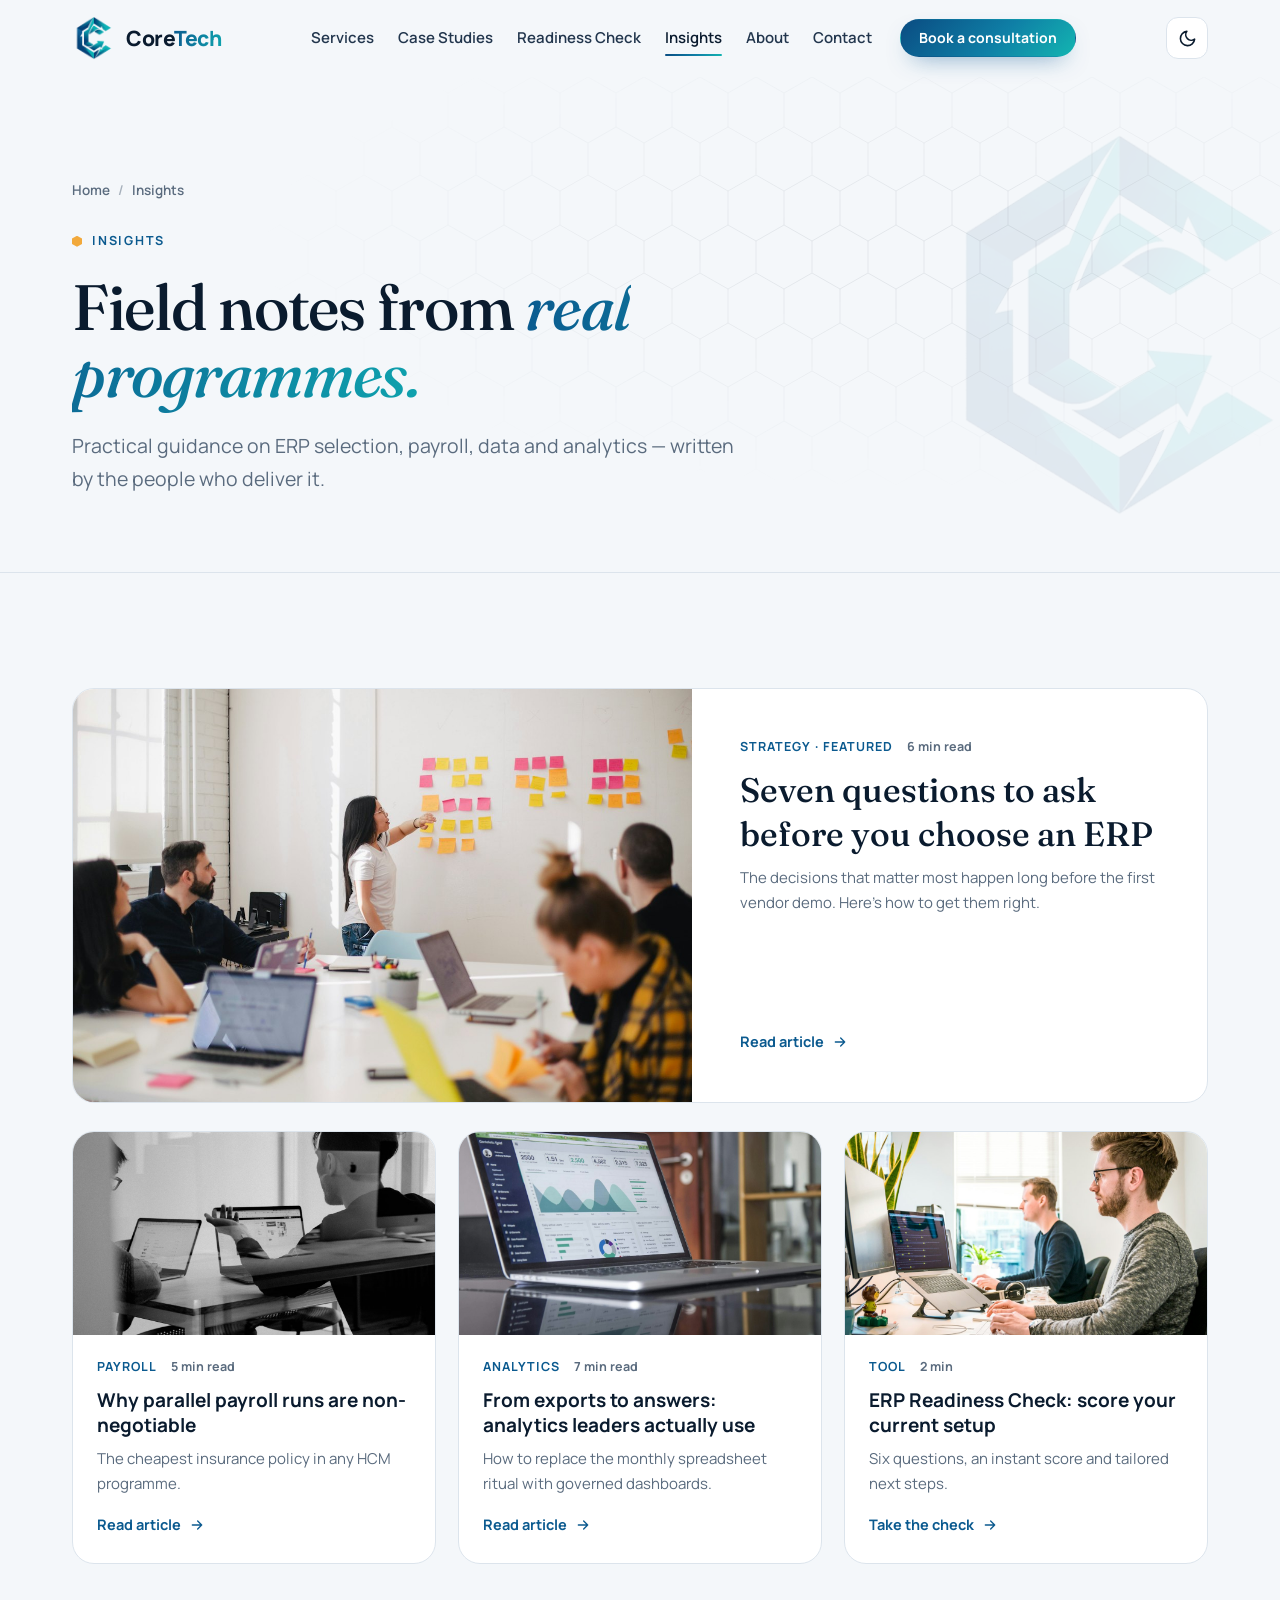
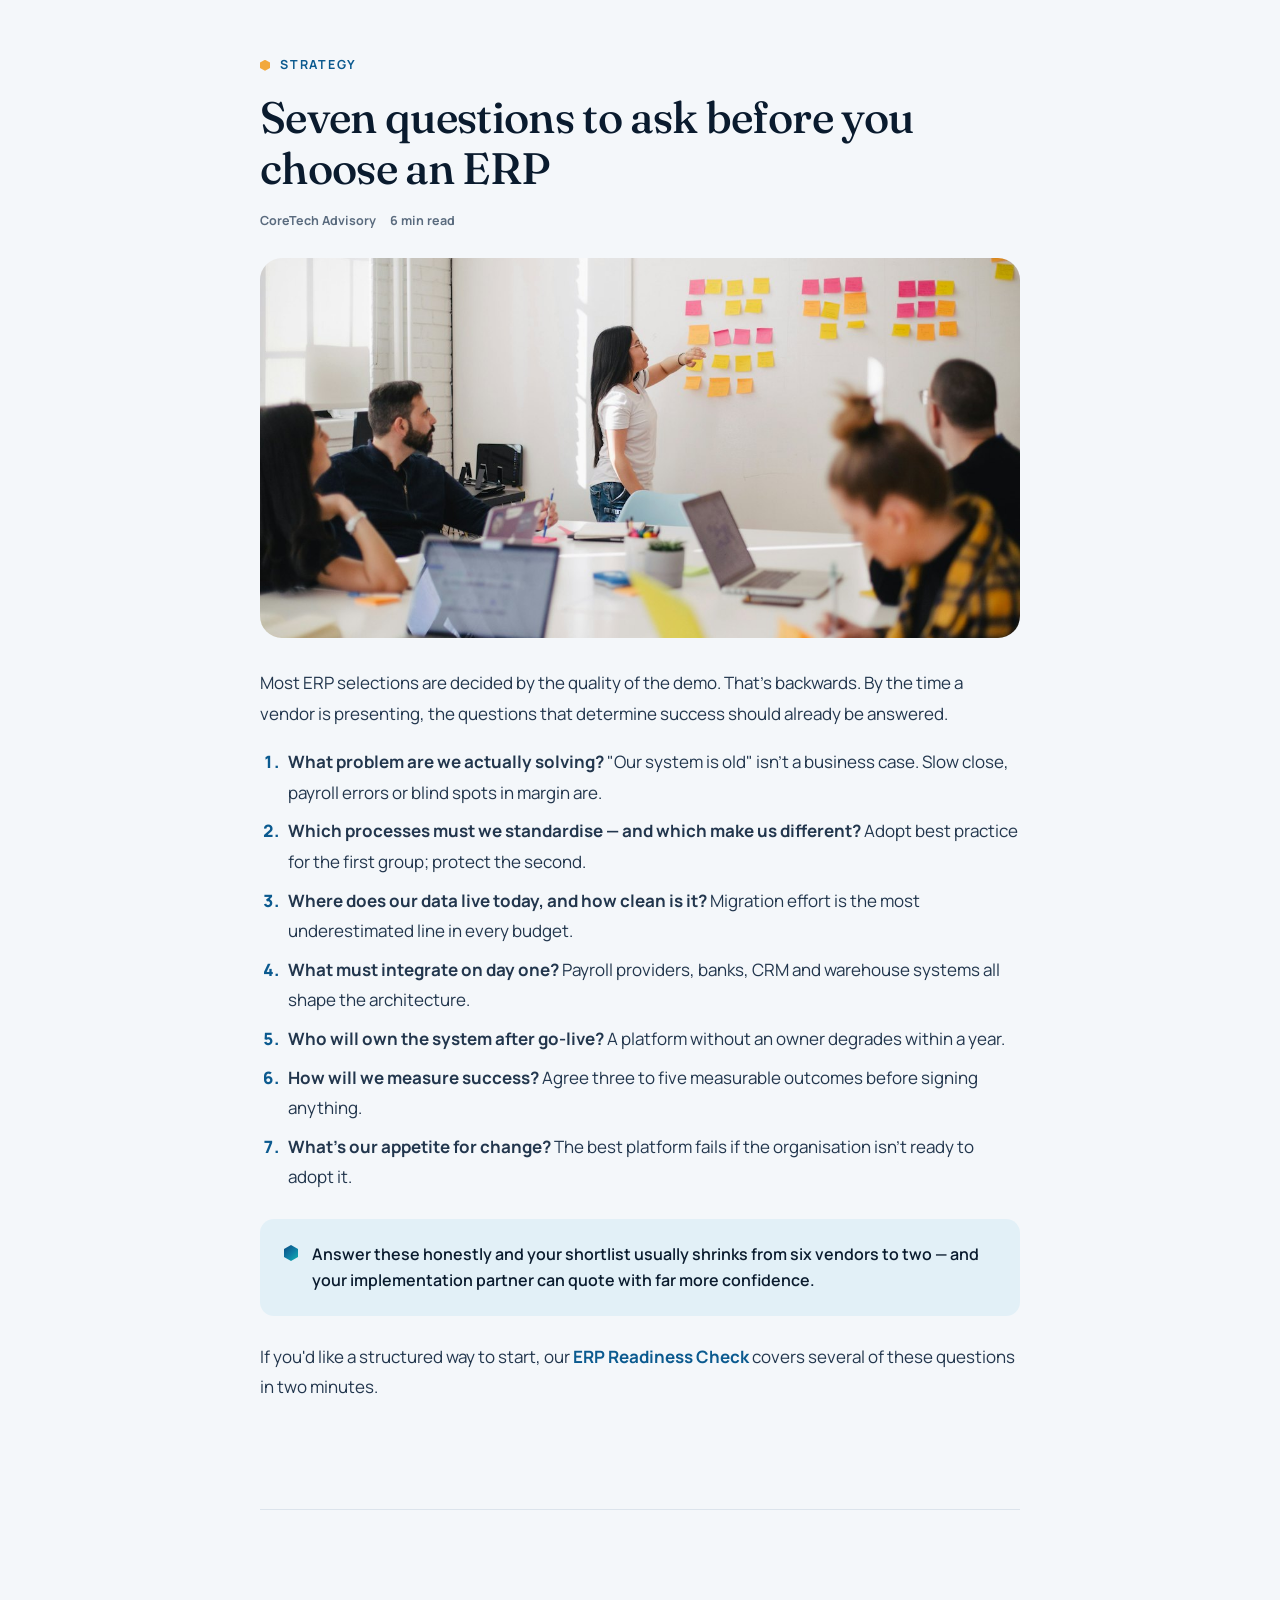
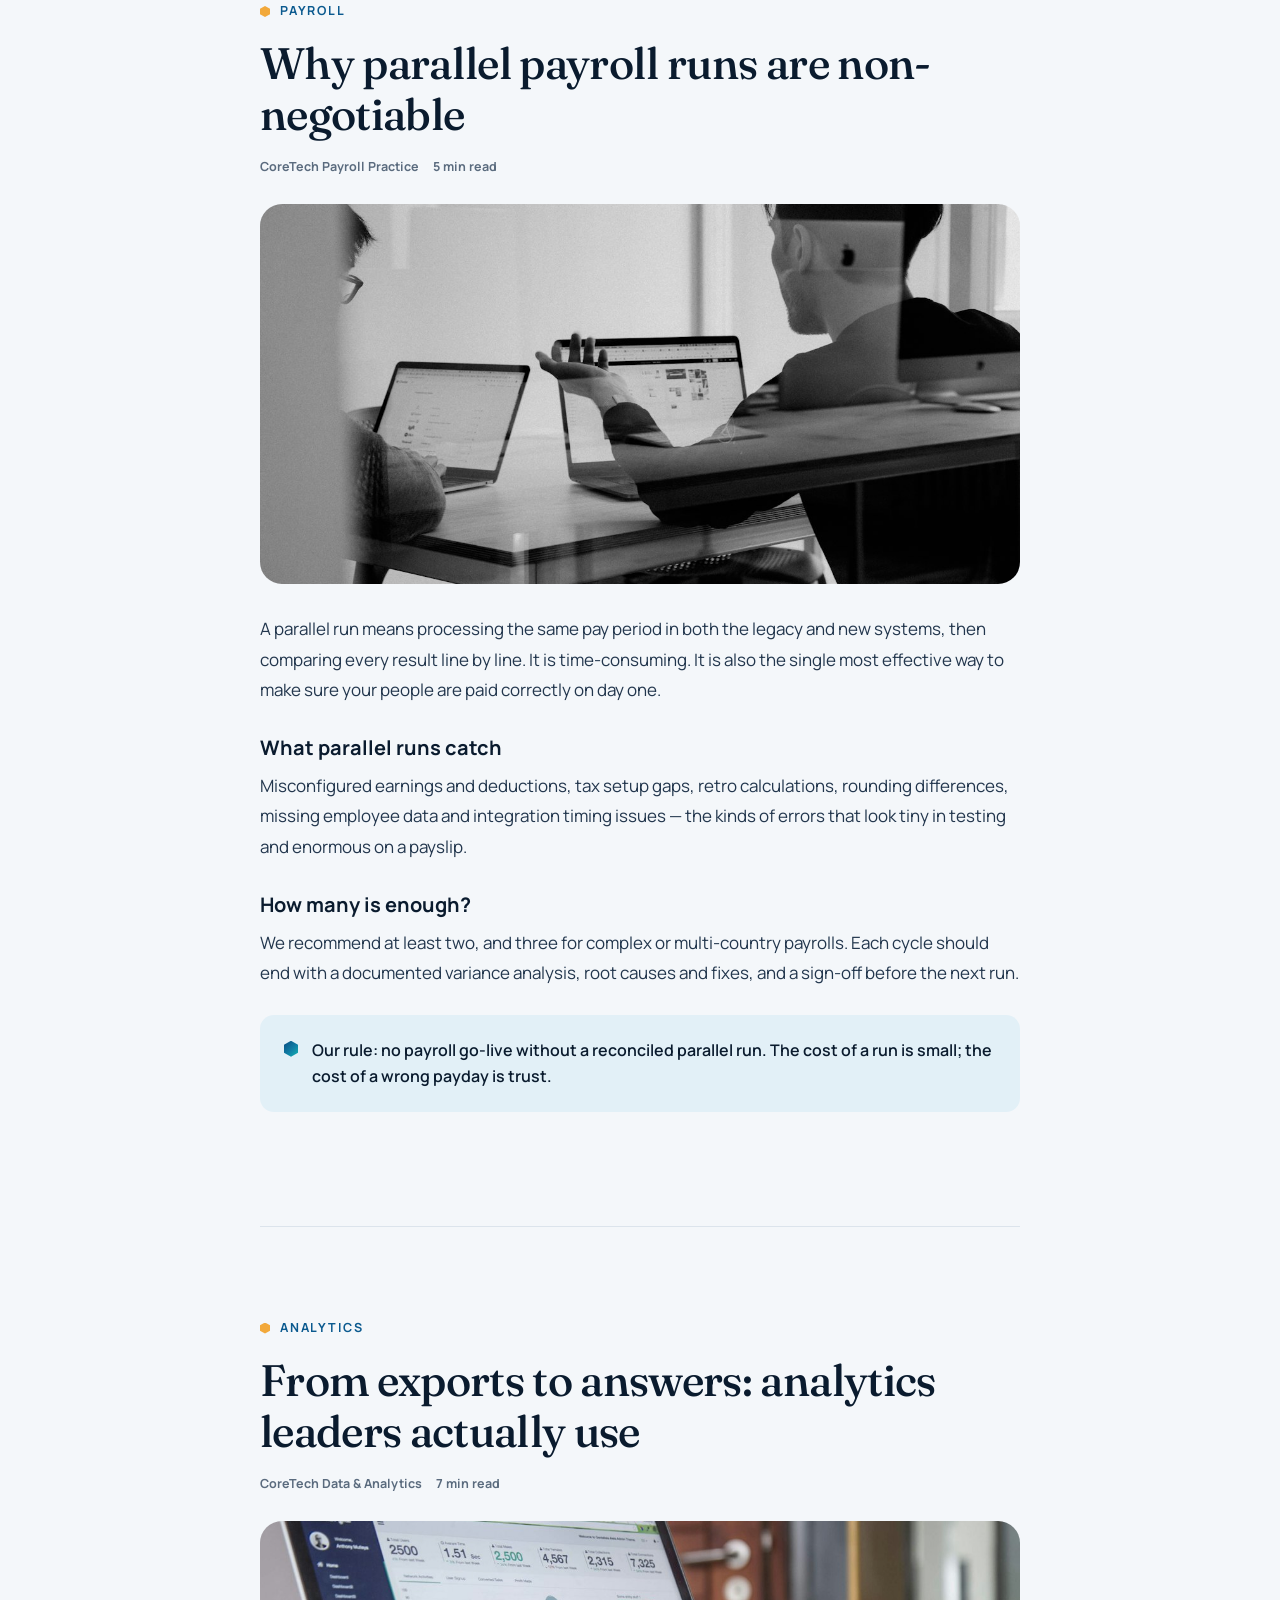
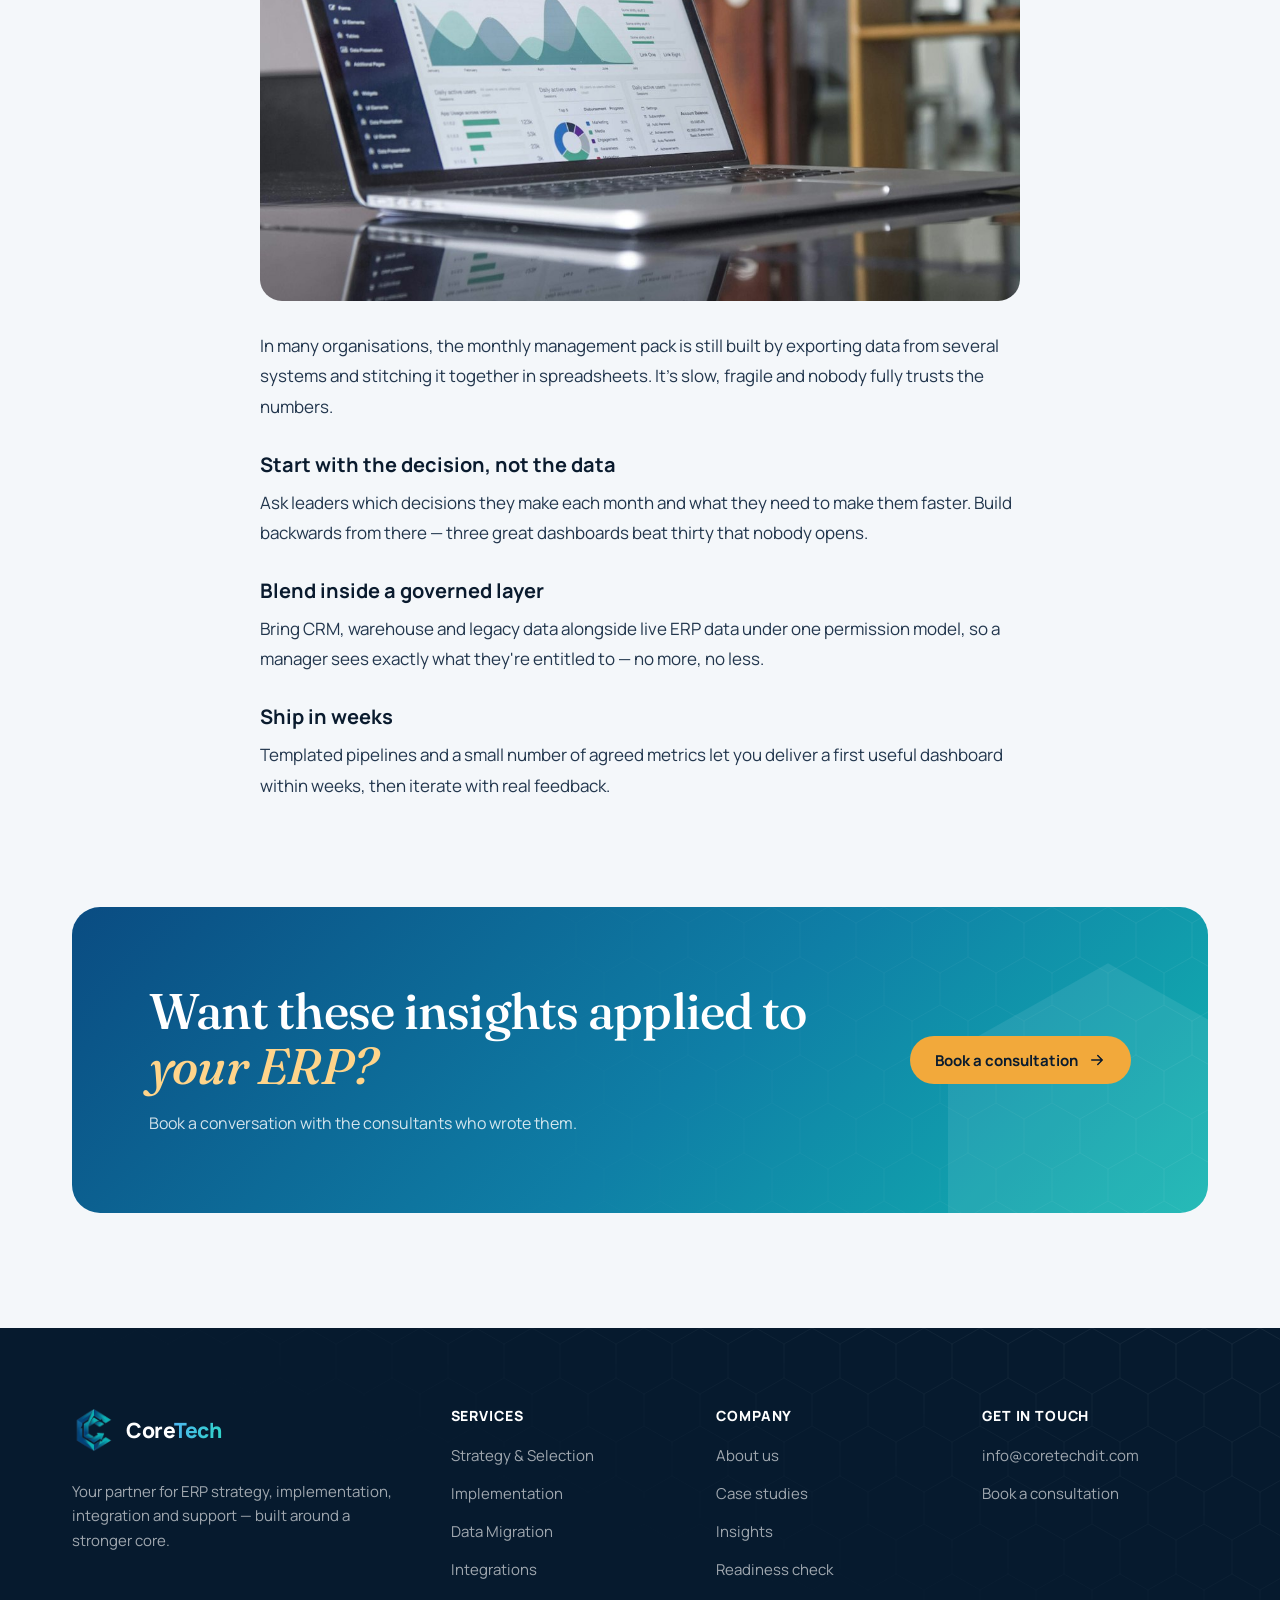
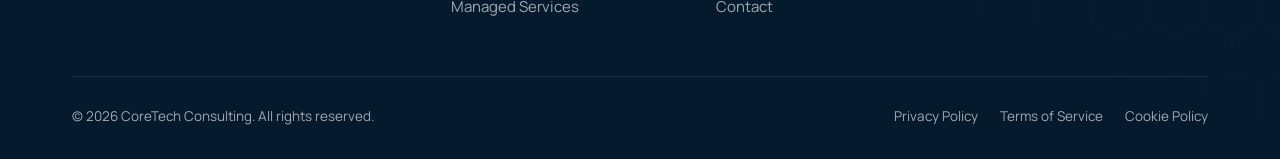
<file: insights.html>
<!DOCTYPE html>
<html lang="en" class="no-js">
<head>
  <meta charset="UTF-8">
  <meta name="viewport" content="width=device-width, initial-scale=1">
  <title>Insights | CoreTech</title>
  <meta name="description" content="Practical guidance on ERP selection, payroll, data migration and analytics from the CoreTech team.">
  <meta name="theme-color" content="#061A2E">
  <script>try{var t=localStorage.getItem("ct-theme");if(t==="light"||t==="dark")document.documentElement.setAttribute("data-theme",t)}catch(e){}</script>
  <link rel="icon" href="assets/img/logo-mark-64.png" type="image/png">
  <link rel="apple-touch-icon" href="assets/img/logo-mark-192.png">
  <link rel="preconnect" href="https://fonts.googleapis.com">
  <link rel="preconnect" href="https://fonts.gstatic.com" crossorigin>
  <link href="https://fonts.googleapis.com/css2?family=Fraunces:ital,opsz,wght@0,9..144,400..600;1,9..144,400..600&family=Manrope:wght@400;500;600;700;800&display=swap" rel="stylesheet">
  <link rel="stylesheet" href="assets/css/styles.css">
</head>
<body>
  <a class="skip-link" href="#main">Skip to content</a>
  <header class="site-header" data-header>
    <div class="container nav">
      <a class="brand" href="index.html" aria-label="CoreTech home"><img class="brand-mark" src="assets/img/logo-mark-192.png" width="44" height="44" alt=""><span class="brand-name">Core<span>Tech</span></span></a>
      <div class="nav-menu" id="nav-menu">
        <nav class="nav-links" aria-label="Primary">
          <a href="services.html">Services</a>
          <a href="case-studies.html">Case Studies</a>
          <a href="readiness.html">Readiness Check</a>
          <a href="insights.html" aria-current="page">Insights</a>
          <a href="about.html">About</a>
          <a href="contact.html">Contact</a>
        </nav>
        <a class="btn btn--primary btn--sm" href="contact.html">Book a consultation</a>
      </div>
      <div class="nav-tools">
        <button class="theme-toggle" type="button" aria-label="Toggle dark mode"><span class="i-moon"><svg viewBox="0 0 24 24" fill="none" stroke="currentColor" stroke-linecap="round" stroke-linejoin="round" aria-hidden="true" stroke-width="2"><path d="M21 12.8A9 9 0 1 1 11.2 3a7 7 0 0 0 9.8 9.8z"/></svg></span><span class="i-sun"><svg viewBox="0 0 24 24" fill="none" stroke="currentColor" stroke-linecap="round" stroke-linejoin="round" aria-hidden="true" stroke-width="2"><circle cx="12" cy="12" r="4"/><path d="M12 2v2M12 20v2M4.9 4.9l1.4 1.4M17.7 17.7l1.4 1.4M2 12h2M20 12h2M4.9 19.1l1.4-1.4M17.7 6.3l1.4-1.4"/></svg></span></button>
        <button class="nav-toggle" type="button" aria-expanded="false" aria-controls="nav-menu" aria-label="Toggle menu"><span></span></button>
      </div>
    </div>
  </header>

  <!-- SAMPLE CONTENT: articles are starter drafts. Review and edit before launch. -->
  <main id="main">
    <section class="page-hero hex-bg">
      <img class="page-hero-mark" src="assets/img/logo-mark.png" alt="">
      <div class="container">
        <div class="breadcrumb"><a href="index.html">Home</a><span>/</span>Insights</div>
        <span class="eyebrow">Insights</span>
        <h1 class="display">Field notes from <em>real programmes.</em></h1>
        <p class="lead">Practical guidance on ERP selection, payroll, data and analytics — written by the people who deliver it.</p>
      </div>
    </section>

    <section class="section" style="padding-bottom:0">
      <div class="container">
        <a class="featured-post reveal" href="#erp-selection">
          <div class="post-media"><img src="assets/img/photos/workshop.jpg" alt="Team mapping processes with sticky notes in a workshop"></div>
          <div class="post-body"><div class="post-meta"><span class="cat">Strategy · Featured</span><span>6 min read</span></div><h3>Seven questions to ask before you choose an ERP</h3><p>The decisions that matter most happen long before the first vendor demo. Here's how to get them right.</p><span class="link-arrow">Read article <svg viewBox="0 0 24 24" fill="none" stroke="currentColor" stroke-linecap="round" stroke-linejoin="round" aria-hidden="true" stroke-width="2"><path d="M5 12h14M13 6l6 6-6 6"/></svg></span></div>
        </a>
        <div class="posts">
          <a class="post-card reveal" href="#parallel-payroll">
            <div class="post-media"><img src="assets/img/photos/data-work.jpg" alt="Analyst reviewing data on a laptop" loading="lazy"></div>
            <div class="post-body"><div class="post-meta"><span class="cat">Payroll</span><span>5 min read</span></div><h3>Why parallel payroll runs are non-negotiable</h3><p>The cheapest insurance policy in any HCM programme.</p><span class="link-arrow">Read article <svg viewBox="0 0 24 24" fill="none" stroke="currentColor" stroke-linecap="round" stroke-linejoin="round" aria-hidden="true" stroke-width="2"><path d="M5 12h14M13 6l6 6-6 6"/></svg></span></div>
          </a>
          <a class="post-card reveal reveal-d1" href="#exports-to-answers">
            <div class="post-media"><img src="assets/img/photos/analytics-laptop.jpg" alt="Laptop showing an analytics dashboard" loading="lazy"></div>
            <div class="post-body"><div class="post-meta"><span class="cat">Analytics</span><span>7 min read</span></div><h3>From exports to answers: analytics leaders actually use</h3><p>How to replace the monthly spreadsheet ritual with governed dashboards.</p><span class="link-arrow">Read article <svg viewBox="0 0 24 24" fill="none" stroke="currentColor" stroke-linecap="round" stroke-linejoin="round" aria-hidden="true" stroke-width="2"><path d="M5 12h14M13 6l6 6-6 6"/></svg></span></div>
          </a>
          <a class="post-card reveal reveal-d2" href="readiness.html">
            <div class="post-media"><img src="assets/img/photos/engineers.jpg" alt="Engineers working at their desks" loading="lazy"></div>
            <div class="post-body"><div class="post-meta"><span class="cat">Tool</span><span>2 min</span></div><h3>ERP Readiness Check: score your current setup</h3><p>Six questions, an instant score and tailored next steps.</p><span class="link-arrow">Take the check <svg viewBox="0 0 24 24" fill="none" stroke="currentColor" stroke-linecap="round" stroke-linejoin="round" aria-hidden="true" stroke-width="2"><path d="M5 12h14M13 6l6 6-6 6"/></svg></span></div>
          </a>
        </div>
      </div>
    </section>

    <div class="container">
      <article class="article" id="erp-selection">
        <span class="eyebrow">Strategy</span>
        <h2>Seven questions to ask before you choose an ERP</h2>
        <div class="post-meta"><span>CoreTech Advisory</span><span>6 min read</span></div>
        <figure><img src="assets/img/photos/workshop.jpg" alt="Team mapping processes with sticky notes in a workshop" loading="lazy"></figure>
        <p>Most ERP selections are decided by the quality of the demo. That's backwards. By the time a vendor is presenting, the questions that determine success should already be answered.</p>
        <ol>
          <li><strong>What problem are we actually solving?</strong> "Our system is old" isn't a business case. Slow close, payroll errors or blind spots in margin are.</li>
          <li><strong>Which processes must we standardise — and which make us different?</strong> Adopt best practice for the first group; protect the second.</li>
          <li><strong>Where does our data live today, and how clean is it?</strong> Migration effort is the most underestimated line in every budget.</li>
          <li><strong>What must integrate on day one?</strong> Payroll providers, banks, CRM and warehouse systems all shape the architecture.</li>
          <li><strong>Who will own the system after go-live?</strong> A platform without an owner degrades within a year.</li>
          <li><strong>How will we measure success?</strong> Agree three to five measurable outcomes before signing anything.</li>
          <li><strong>What's our appetite for change?</strong> The best platform fails if the organisation isn't ready to adopt it.</li>
        </ol>
        <div class="callout">Answer these honestly and your shortlist usually shrinks from six vendors to two — and your implementation partner can quote with far more confidence.</div>
        <p>If you'd like a structured way to start, our <a class="link-arrow" href="readiness.html">ERP Readiness Check</a> covers several of these questions in two minutes.</p>
      </article>

      <article class="article" id="parallel-payroll">
        <span class="eyebrow">Payroll</span>
        <h2>Why parallel payroll runs are non-negotiable</h2>
        <div class="post-meta"><span>CoreTech Payroll Practice</span><span>5 min read</span></div>
        <figure><img src="assets/img/photos/data-work.jpg" alt="Analyst reviewing data on a laptop" loading="lazy"></figure>
        <p>A parallel run means processing the same pay period in both the legacy and new systems, then comparing every result line by line. It is time-consuming. It is also the single most effective way to make sure your people are paid correctly on day one.</p>
        <h3>What parallel runs catch</h3>
        <p>Misconfigured earnings and deductions, tax setup gaps, retro calculations, rounding differences, missing employee data and integration timing issues — the kinds of errors that look tiny in testing and enormous on a payslip.</p>
        <h3>How many is enough?</h3>
        <p>We recommend at least two, and three for complex or multi-country payrolls. Each cycle should end with a documented variance analysis, root causes and fixes, and a sign-off before the next run.</p>
        <div class="callout">Our rule: no payroll go-live without a reconciled parallel run. The cost of a run is small; the cost of a wrong payday is trust.</div>
      </article>

      <article class="article" id="exports-to-answers">
        <span class="eyebrow">Analytics</span>
        <h2>From exports to answers: analytics leaders actually use</h2>
        <div class="post-meta"><span>CoreTech Data &amp; Analytics</span><span>7 min read</span></div>
        <figure><img src="assets/img/photos/analytics-laptop.jpg" alt="Laptop showing an analytics dashboard" loading="lazy"></figure>
        <p>In many organisations, the monthly management pack is still built by exporting data from several systems and stitching it together in spreadsheets. It's slow, fragile and nobody fully trusts the numbers.</p>
        <h3>Start with the decision, not the data</h3>
        <p>Ask leaders which decisions they make each month and what they need to make them faster. Build backwards from there — three great dashboards beat thirty that nobody opens.</p>
        <h3>Blend inside a governed layer</h3>
        <p>Bring CRM, warehouse and legacy data alongside live ERP data under one permission model, so a manager sees exactly what they're entitled to — no more, no less.</p>
        <h3>Ship in weeks</h3>
        <p>Templated pipelines and a small number of agreed metrics let you deliver a first useful dashboard within weeks, then iterate with real feedback.</p>
      </article>
    </div>

    <section class="container">
      <div class="cta reveal">
        <div>
          <h2 class="h2">Want these insights applied to <em>your ERP?</em></h2>
          <p>Book a conversation with the consultants who wrote them.</p>
        </div>
        <div class="cta-actions">
          <a class="btn btn--accent btn--magnetic" href="contact.html">Book a consultation <svg viewBox="0 0 24 24" fill="none" stroke="currentColor" stroke-linecap="round" stroke-linejoin="round" aria-hidden="true" stroke-width="2"><path d="M5 12h14M13 6l6 6-6 6"/></svg></a>
        </div>
      </div>
    </section>
  </main>

  <footer class="site-footer">
    <div class="container">
      <div class="footer-grid">
        <div class="footer-about">
          <a class="brand" href="index.html" aria-label="CoreTech home"><img class="brand-mark" src="assets/img/logo-mark-192.png" width="44" height="44" alt=""><span class="brand-name">Core<span>Tech</span></span></a>
          <p>Your partner for ERP strategy, implementation, integration and support — built around a stronger core.</p>
        </div>
        <div class="footer-col">
          <h3>Services</h3>
          <ul>
            <li><a href="services.html#strategy">Strategy &amp; Selection</a></li>
            <li><a href="services.html#implementation">Implementation</a></li>
            <li><a href="services.html#migration">Data Migration</a></li>
            <li><a href="services.html#integrations">Integrations</a></li>
            <li><a href="services.html#support">Managed Services</a></li>
          </ul>
        </div>
        <div class="footer-col">
          <h3>Company</h3>
          <ul>
            <li><a href="about.html">About us</a></li>
            <li><a href="case-studies.html">Case studies</a></li>
            <li><a href="insights.html">Insights</a></li>
            <li><a href="readiness.html">Readiness check</a></li>
            <li><a href="contact.html">Contact</a></li>
          </ul>
        </div>
        <div class="footer-col">
          <h3>Get in touch</h3>
          <ul>
            <li><a href="mailto:info@coretechdit.com">info@coretechdit.com</a></li>
            <li><a href="contact.html">Book a consultation</a></li>
          </ul>
        </div>
      </div>
      <div class="footer-bottom">
        <span>&copy; <span data-year>2026</span> CoreTech Consulting. All rights reserved.</span>
        <nav aria-label="Legal"><a href="#">Privacy Policy</a><a href="#">Terms of Service</a><a href="#">Cookie Policy</a></nav>
      </div>
    </div>
  </footer>
  <div class="mobile-cta" aria-label="Quick actions">
    <a class="btn btn--primary" href="contact.html">Book a consultation</a>
    <a class="btn btn--ghost" href="readiness.html">Readiness check</a>
  </div>
  <script src="assets/js/main.js"></script>
</body>
</html>
</file>
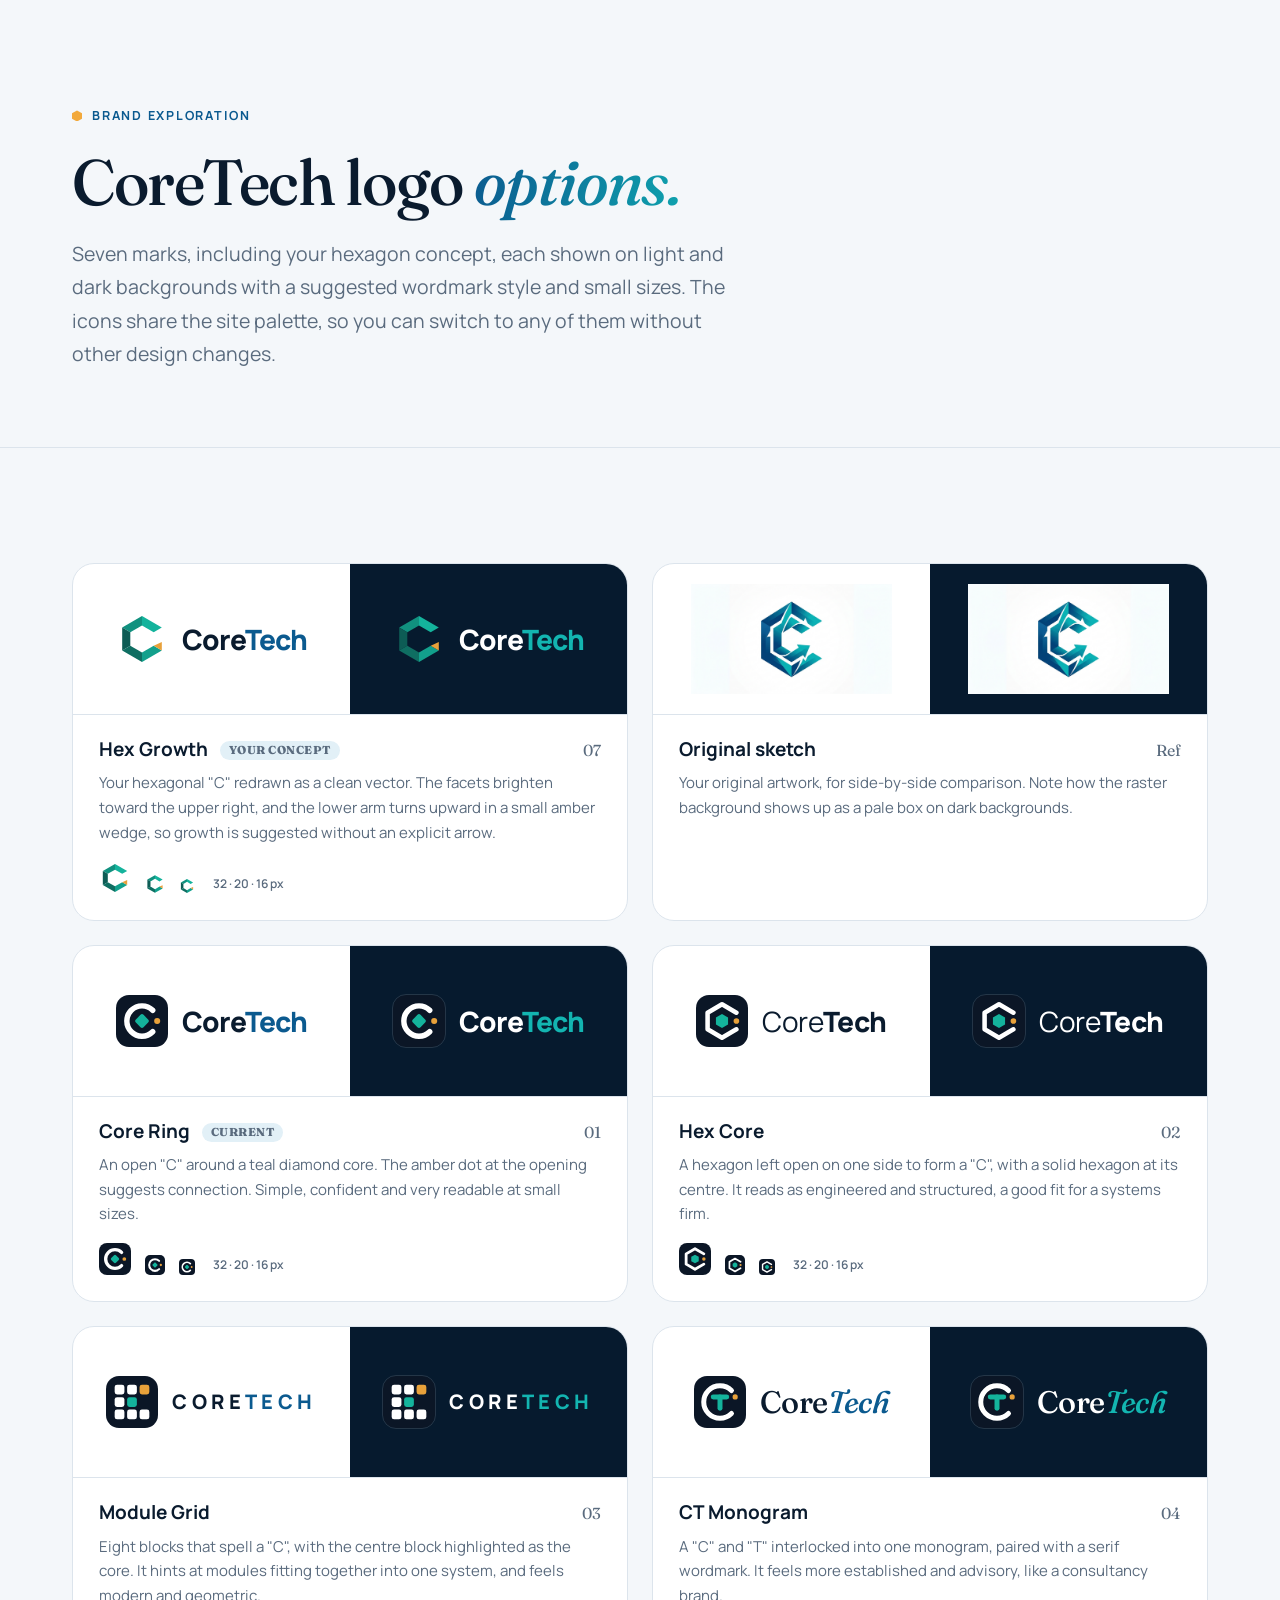
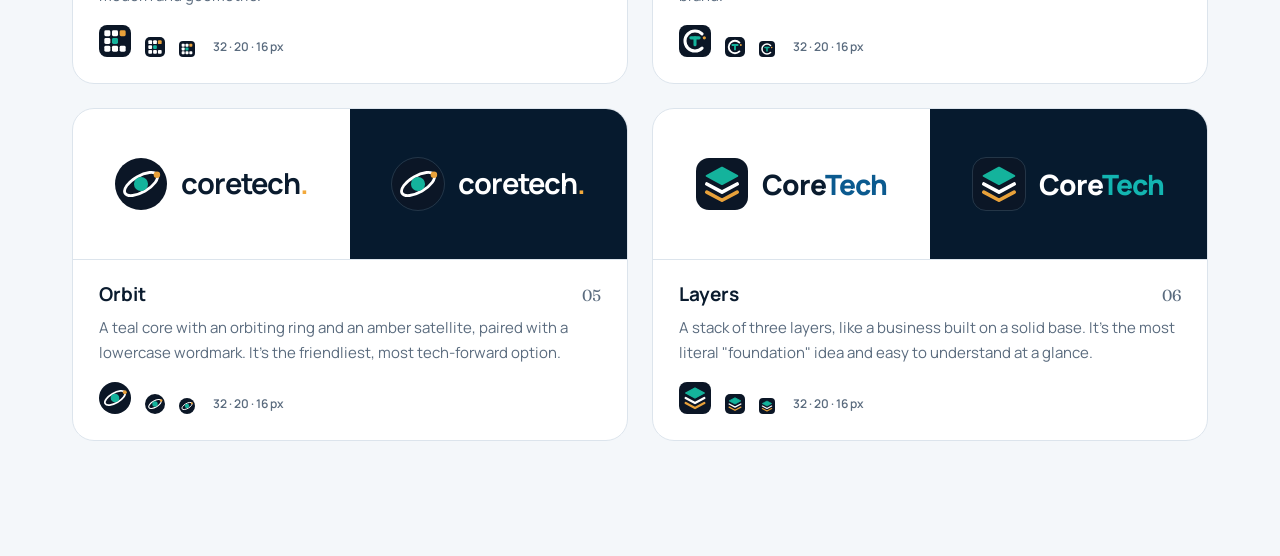
<file: logo-options.html>
<!DOCTYPE html>
<html lang="en">
<head>
  <meta charset="UTF-8">
  <meta name="viewport" content="width=device-width, initial-scale=1">
  <title>CoreTech Logo Options</title>
  <meta name="robots" content="noindex">
  <link rel="icon" href="assets/img/logo-mark.svg" type="image/svg+xml">
  <link rel="preconnect" href="https://fonts.googleapis.com">
  <link rel="preconnect" href="https://fonts.gstatic.com" crossorigin>
  <link href="https://fonts.googleapis.com/css2?family=Fraunces:ital,opsz,wght@0,9..144,400..600;1,9..144,400..600&family=Manrope:wght@400;500;600;700;800&display=swap" rel="stylesheet">
  <link rel="stylesheet" href="assets/css/styles.css">
  <style>
    .opts { display: grid; grid-template-columns: repeat(2, 1fr); gap: 24px; }
    .opt { background: var(--surface); border: 1px solid var(--line); border-radius: var(--radius-lg); overflow: hidden; }
    .opt-tiles { display: grid; grid-template-columns: 1fr 1fr; }
    .tile { display: flex; align-items: center; justify-content: center; gap: 14px; padding: 44px 16px; min-height: 150px; }
    .tile--dark { background: var(--navy); }
    .tile img { width: 52px; height: 52px; flex: none; }
    .tile--dark img.invertable { outline: 1px solid rgba(255,255,255,.12); border-radius: 13px; }
    .opt-body { padding: 22px 26px 26px; border-top: 1px solid var(--line); }
    .opt-body header { display: flex; align-items: baseline; justify-content: space-between; gap: 12px; margin-bottom: 8px; }
    .opt-body h2 { font-size: 19px; }
    .opt-body header span { font-family: var(--font-display); color: var(--muted); }
    .opt-body p { color: var(--muted); font-size: 15px; }
    .sizes { display: flex; align-items: flex-end; gap: 14px; margin-top: 16px; }
    .sizes img { display: block; }
    .sizes small { font-size: 12px; color: var(--muted); font-weight: 600; margin-left: 4px; }
    .current { display: inline-block; margin-left: 8px; padding: 3px 9px; border-radius: 999px; background: var(--brand-soft); color: var(--brand); font-size: 11.5px; font-weight: 800; letter-spacing: .04em; vertical-align: middle; }

    /* Wordmark styles */
    .wm { line-height: 1; white-space: nowrap; color: var(--ink); }
    .tile--dark .wm { color: #fff; }
    .wm b { color: var(--brand); font-weight: inherit; }
    .tile--dark .wm b { color: var(--brand-2); }
    .wm--sans { font-weight: 800; font-size: 28px; letter-spacing: -0.03em; }
    .wm--light { font-weight: 400; font-size: 28px; letter-spacing: -0.02em; }
    .wm--light b { font-weight: 800; color: var(--ink); }
    .tile--dark .wm--light b { color: #fff; }
    .wm--caps { font-weight: 800; font-size: 20px; letter-spacing: .22em; }
    .wm--serif { font-family: var(--font-display); font-weight: 500; font-size: 31px; letter-spacing: -0.02em; }
    .wm--serif b { font-style: italic; }
    .wm--lower { font-weight: 700; font-size: 29px; letter-spacing: -0.04em; }
    .wm--lower i { font-style: normal; color: var(--accent); }

    @media (max-width: 960px) { .opts { grid-template-columns: 1fr; } }
    @media (max-width: 520px) {
      .opt-tiles { grid-template-columns: 1fr; }
      .tile { padding: 32px 16px; min-height: 0; }
    }
  </style>
</head>
<body>
  <main>
    <section class="page-hero">
      <div class="container">
        <span class="eyebrow">Brand exploration</span>
        <h1 class="display">CoreTech logo <em>options.</em></h1>
        <p class="lead">Seven marks, including your hexagon concept, each shown on light and dark backgrounds with a suggested wordmark style and small sizes. The icons share the site palette, so you can switch to any of them without other design changes.</p>
      </div>
    </section>

    <section class="section">
      <div class="container opts">

        <article class="opt">
          <div class="opt-tiles">
            <div class="tile"><img src="assets/img/logo-options/07-hex-growth.svg" alt=""><span class="wm wm--sans">Core<b>Tech</b></span></div>
            <div class="tile tile--dark"><img src="assets/img/logo-options/07-hex-growth.svg" alt=""><span class="wm wm--sans">Core<b>Tech</b></span></div>
          </div>
          <div class="opt-body">
            <header><h2>Hex Growth <span class="current">YOUR CONCEPT</span></h2><span>07</span></header>
            <p>Your hexagonal "C" redrawn as a clean vector. The facets brighten toward the upper right, and the lower arm turns upward in a small amber wedge, so growth is suggested without an explicit arrow.</p>
            <div class="sizes"><img src="assets/img/logo-options/07-hex-growth.svg" width="32" height="32" alt=""><img src="assets/img/logo-options/07-hex-growth.svg" width="20" height="20" alt=""><img src="assets/img/logo-options/07-hex-growth.svg" width="16" height="16" alt=""><small>32 · 20 · 16 px</small></div>
          </div>
        </article>

        <article class="opt">
          <div class="opt-tiles">
            <div class="tile" style="padding:20px"><img src="assets/img/image.png" alt="Original hexagon C concept" style="width:auto;height:110px"></div>
            <div class="tile tile--dark" style="padding:20px"><img src="assets/img/image.png" alt="" style="width:auto;height:110px"></div>
          </div>
          <div class="opt-body">
            <header><h2>Original sketch</h2><span>Ref</span></header>
            <p>Your original artwork, for side-by-side comparison. Note how the raster background shows up as a pale box on dark backgrounds.</p>
          </div>
        </article>

        <article class="opt">
          <div class="opt-tiles">
            <div class="tile"><img src="assets/img/logo-options/01-core-ring.svg" alt=""><span class="wm wm--sans">Core<b>Tech</b></span></div>
            <div class="tile tile--dark"><img class="invertable" src="assets/img/logo-options/01-core-ring.svg" alt=""><span class="wm wm--sans">Core<b>Tech</b></span></div>
          </div>
          <div class="opt-body">
            <header><h2>Core Ring <span class="current">CURRENT</span></h2><span>01</span></header>
            <p>An open "C" around a teal diamond core. The amber dot at the opening suggests connection. Simple, confident and very readable at small sizes.</p>
            <div class="sizes"><img src="assets/img/logo-options/01-core-ring.svg" width="32" height="32" alt=""><img src="assets/img/logo-options/01-core-ring.svg" width="20" height="20" alt=""><img src="assets/img/logo-options/01-core-ring.svg" width="16" height="16" alt=""><small>32 · 20 · 16 px</small></div>
          </div>
        </article>

        <article class="opt">
          <div class="opt-tiles">
            <div class="tile"><img src="assets/img/logo-options/02-hex-core.svg" alt=""><span class="wm wm--light">Core<b>Tech</b></span></div>
            <div class="tile tile--dark"><img class="invertable" src="assets/img/logo-options/02-hex-core.svg" alt=""><span class="wm wm--light">Core<b>Tech</b></span></div>
          </div>
          <div class="opt-body">
            <header><h2>Hex Core</h2><span>02</span></header>
            <p>A hexagon left open on one side to form a "C", with a solid hexagon at its centre. It reads as engineered and structured, a good fit for a systems firm.</p>
            <div class="sizes"><img src="assets/img/logo-options/02-hex-core.svg" width="32" height="32" alt=""><img src="assets/img/logo-options/02-hex-core.svg" width="20" height="20" alt=""><img src="assets/img/logo-options/02-hex-core.svg" width="16" height="16" alt=""><small>32 · 20 · 16 px</small></div>
          </div>
        </article>

        <article class="opt">
          <div class="opt-tiles">
            <div class="tile"><img src="assets/img/logo-options/03-module-grid.svg" alt=""><span class="wm wm--caps">CORE<b>TECH</b></span></div>
            <div class="tile tile--dark"><img class="invertable" src="assets/img/logo-options/03-module-grid.svg" alt=""><span class="wm wm--caps">CORE<b>TECH</b></span></div>
          </div>
          <div class="opt-body">
            <header><h2>Module Grid</h2><span>03</span></header>
            <p>Eight blocks that spell a "C", with the centre block highlighted as the core. It hints at modules fitting together into one system, and feels modern and geometric.</p>
            <div class="sizes"><img src="assets/img/logo-options/03-module-grid.svg" width="32" height="32" alt=""><img src="assets/img/logo-options/03-module-grid.svg" width="20" height="20" alt=""><img src="assets/img/logo-options/03-module-grid.svg" width="16" height="16" alt=""><small>32 · 20 · 16 px</small></div>
          </div>
        </article>

        <article class="opt">
          <div class="opt-tiles">
            <div class="tile"><img src="assets/img/logo-options/04-ct-monogram.svg" alt=""><span class="wm wm--serif">Core<b>Tech</b></span></div>
            <div class="tile tile--dark"><img class="invertable" src="assets/img/logo-options/04-ct-monogram.svg" alt=""><span class="wm wm--serif">Core<b>Tech</b></span></div>
          </div>
          <div class="opt-body">
            <header><h2>CT Monogram</h2><span>04</span></header>
            <p>A "C" and "T" interlocked into one monogram, paired with a serif wordmark. It feels more established and advisory, like a consultancy brand.</p>
            <div class="sizes"><img src="assets/img/logo-options/04-ct-monogram.svg" width="32" height="32" alt=""><img src="assets/img/logo-options/04-ct-monogram.svg" width="20" height="20" alt=""><img src="assets/img/logo-options/04-ct-monogram.svg" width="16" height="16" alt=""><small>32 · 20 · 16 px</small></div>
          </div>
        </article>

        <article class="opt">
          <div class="opt-tiles">
            <div class="tile"><img src="assets/img/logo-options/05-orbit.svg" alt=""><span class="wm wm--lower">coretech<i>.</i></span></div>
            <div class="tile tile--dark"><img src="assets/img/logo-options/05-orbit.svg" alt="" style="outline:1px solid rgba(255,255,255,.12);border-radius:50%"><span class="wm wm--lower">coretech<i>.</i></span></div>
          </div>
          <div class="opt-body">
            <header><h2>Orbit</h2><span>05</span></header>
            <p>A teal core with an orbiting ring and an amber satellite, paired with a lowercase wordmark. It's the friendliest, most tech-forward option.</p>
            <div class="sizes"><img src="assets/img/logo-options/05-orbit.svg" width="32" height="32" alt=""><img src="assets/img/logo-options/05-orbit.svg" width="20" height="20" alt=""><img src="assets/img/logo-options/05-orbit.svg" width="16" height="16" alt=""><small>32 · 20 · 16 px</small></div>
          </div>
        </article>

        <article class="opt">
          <div class="opt-tiles">
            <div class="tile"><img src="assets/img/logo-options/06-layers.svg" alt=""><span class="wm wm--sans">Core<b>Tech</b></span></div>
            <div class="tile tile--dark"><img class="invertable" src="assets/img/logo-options/06-layers.svg" alt=""><span class="wm wm--sans">Core<b>Tech</b></span></div>
          </div>
          <div class="opt-body">
            <header><h2>Layers</h2><span>06</span></header>
            <p>A stack of three layers, like a business built on a solid base. It's the most literal "foundation" idea and easy to understand at a glance.</p>
            <div class="sizes"><img src="assets/img/logo-options/06-layers.svg" width="32" height="32" alt=""><img src="assets/img/logo-options/06-layers.svg" width="20" height="20" alt=""><img src="assets/img/logo-options/06-layers.svg" width="16" height="16" alt=""><small>32 · 20 · 16 px</small></div>
          </div>
        </article>

      </div>
    </section>
  </main>
</body>
</html>
</file>
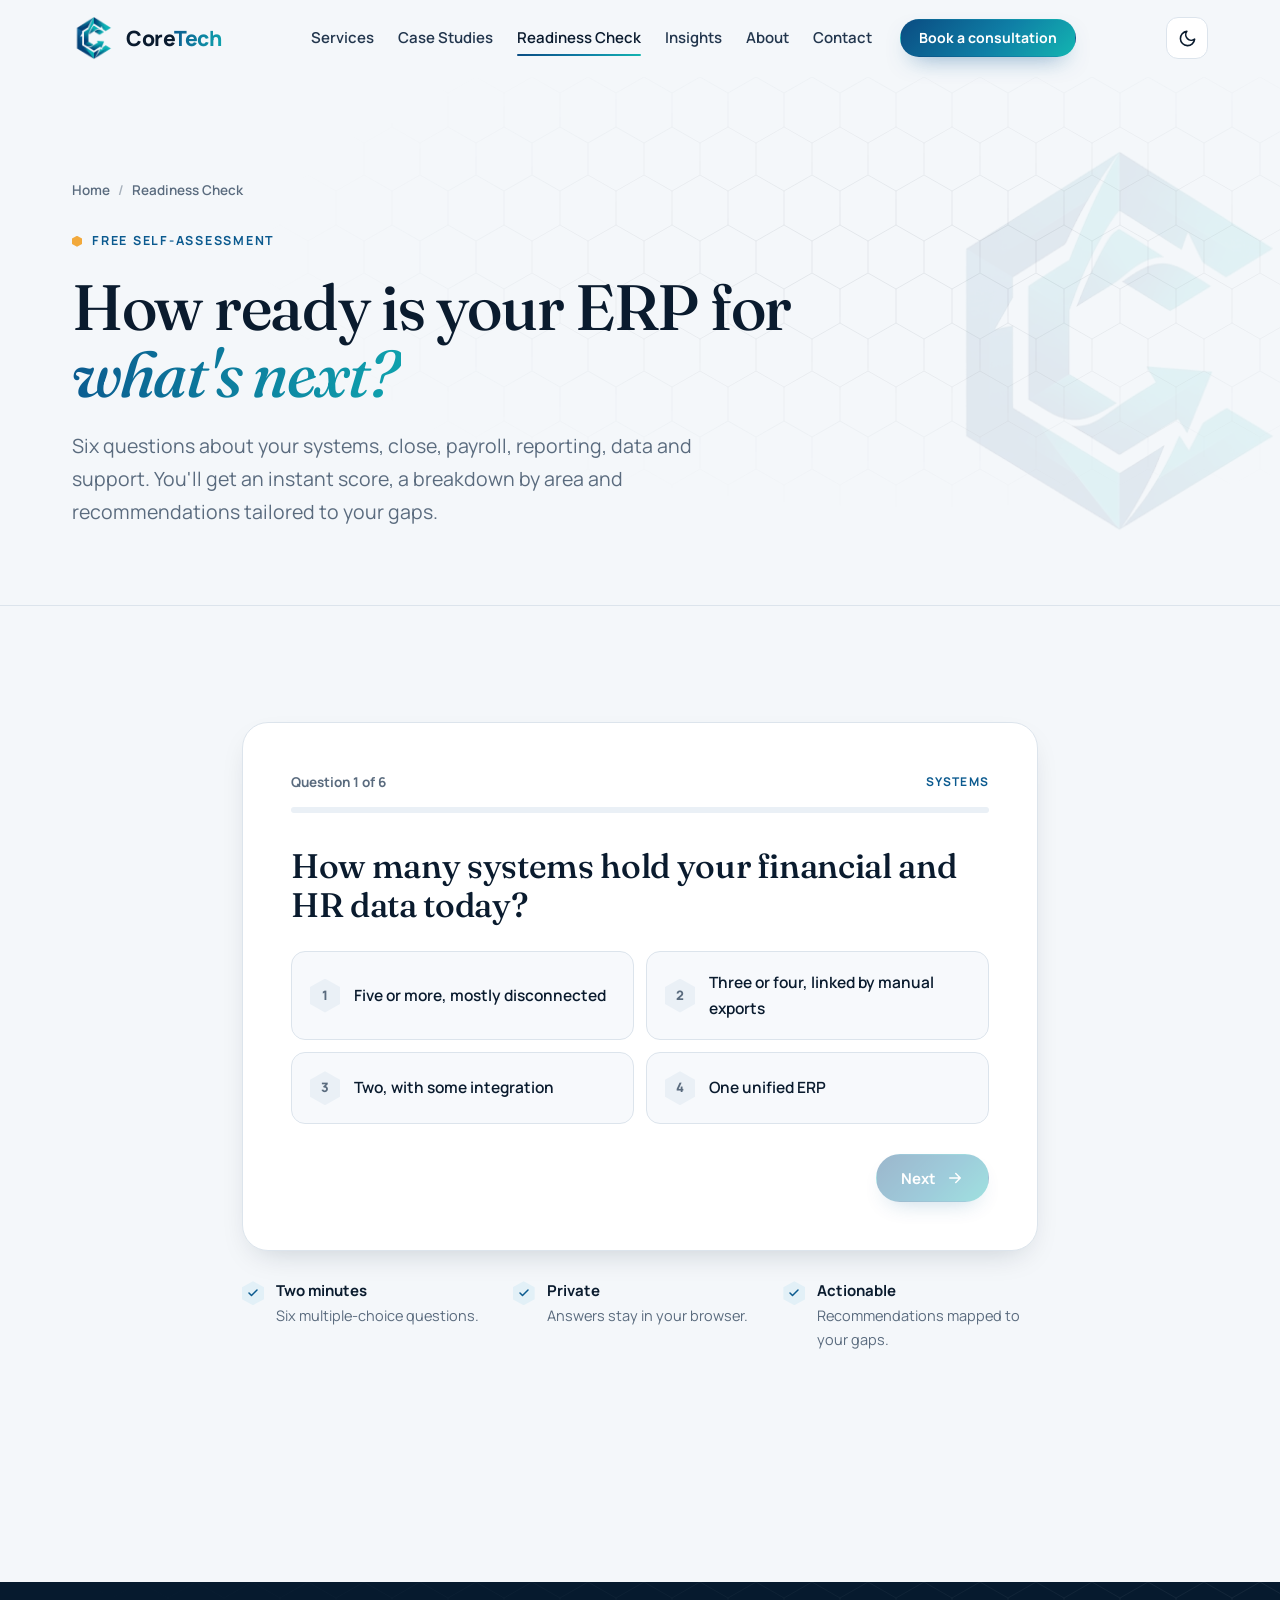
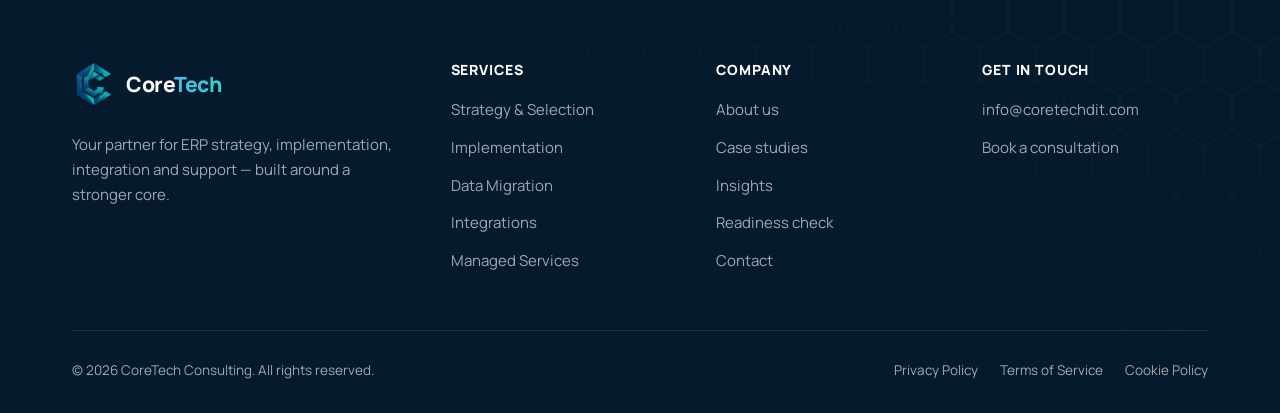
<file: readiness.html>
<!DOCTYPE html>
<html lang="en" class="no-js">
<head>
  <meta charset="UTF-8">
  <meta name="viewport" content="width=device-width, initial-scale=1">
  <title>ERP Readiness Check | CoreTech</title>
  <meta name="description" content="Answer six quick questions and get an instant ERP readiness score with tailored recommendations from CoreTech.">
  <meta name="theme-color" content="#061A2E">
  <script>try{var t=localStorage.getItem("ct-theme");if(t==="light"||t==="dark")document.documentElement.setAttribute("data-theme",t)}catch(e){}</script>
  <link rel="icon" href="assets/img/logo-mark-64.png" type="image/png">
  <link rel="apple-touch-icon" href="assets/img/logo-mark-192.png">
  <link rel="preconnect" href="https://fonts.googleapis.com">
  <link rel="preconnect" href="https://fonts.gstatic.com" crossorigin>
  <link href="https://fonts.googleapis.com/css2?family=Fraunces:ital,opsz,wght@0,9..144,400..600;1,9..144,400..600&family=Manrope:wght@400;500;600;700;800&display=swap" rel="stylesheet">
  <link rel="stylesheet" href="assets/css/styles.css">
</head>
<body>
  <a class="skip-link" href="#main">Skip to content</a>
  <header class="site-header" data-header>
    <div class="container nav">
      <a class="brand" href="index.html" aria-label="CoreTech home"><img class="brand-mark" src="assets/img/logo-mark-192.png" width="44" height="44" alt=""><span class="brand-name">Core<span>Tech</span></span></a>
      <div class="nav-menu" id="nav-menu">
        <nav class="nav-links" aria-label="Primary">
          <a href="services.html">Services</a>
          <a href="case-studies.html">Case Studies</a>
          <a href="readiness.html" aria-current="page">Readiness Check</a>
          <a href="insights.html">Insights</a>
          <a href="about.html">About</a>
          <a href="contact.html">Contact</a>
        </nav>
        <a class="btn btn--primary btn--sm" href="contact.html">Book a consultation</a>
      </div>
      <div class="nav-tools">
        <button class="theme-toggle" type="button" aria-label="Toggle dark mode"><span class="i-moon"><svg viewBox="0 0 24 24" fill="none" stroke="currentColor" stroke-linecap="round" stroke-linejoin="round" aria-hidden="true" stroke-width="2"><path d="M21 12.8A9 9 0 1 1 11.2 3a7 7 0 0 0 9.8 9.8z"/></svg></span><span class="i-sun"><svg viewBox="0 0 24 24" fill="none" stroke="currentColor" stroke-linecap="round" stroke-linejoin="round" aria-hidden="true" stroke-width="2"><circle cx="12" cy="12" r="4"/><path d="M12 2v2M12 20v2M4.9 4.9l1.4 1.4M17.7 17.7l1.4 1.4M2 12h2M20 12h2M4.9 19.1l1.4-1.4M17.7 6.3l1.4-1.4"/></svg></span></button>
        <button class="nav-toggle" type="button" aria-expanded="false" aria-controls="nav-menu" aria-label="Toggle menu"><span></span></button>
      </div>
    </div>
  </header>

  <main id="main">
    <section class="page-hero hex-bg">
      <img class="page-hero-mark" src="assets/img/logo-mark.png" alt="">
      <div class="container">
        <div class="breadcrumb"><a href="index.html">Home</a><span>/</span>Readiness Check</div>
        <span class="eyebrow">Free self-assessment</span>
        <h1 class="display">How ready is your ERP for <em>what's next?</em></h1>
        <p class="lead">Six questions about your systems, close, payroll, reporting, data and support. You'll get an instant score, a breakdown by area and recommendations tailored to your gaps.</p>
      </div>
    </section>

    <section class="section">
      <div class="container quiz-wrap">
        <div class="quiz reveal" id="quiz">
          <div class="quiz-run">
            <div class="quiz-top"><span id="quiz-count">Question 1 of 6</span><span class="quiz-area" id="quiz-area">Systems</span></div>
            <div class="quiz-progress" aria-hidden="true"><i id="quiz-bar"></i></div>
            <div id="quiz-questions"><noscript><p>Please enable JavaScript to take the readiness check, or <a class="link-arrow" href="contact.html">contact us</a> for a guided assessment.</p></noscript></div>
            <div class="quiz-nav">
              <button class="btn-text" type="button" id="quiz-back"><svg viewBox="0 0 24 24" fill="none" stroke="currentColor" stroke-linecap="round" stroke-linejoin="round" aria-hidden="true" stroke-width="2"><path d="M19 12H5M11 6l-6 6 6 6"/></svg> Back</button>
              <button class="btn btn--primary" type="button" id="quiz-next" disabled>Next <svg viewBox="0 0 24 24" fill="none" stroke="currentColor" stroke-linecap="round" stroke-linejoin="round" aria-hidden="true" stroke-width="2"><path d="M5 12h14M13 6l6 6-6 6"/></svg></button>
            </div>
          </div>

          <div class="result" id="quiz-result" hidden aria-live="polite">
            <div class="result-head">
              <div class="gauge">
                <svg viewBox="0 0 220 220" aria-hidden="true">
                  <defs><linearGradient id="rGrad" x1="0" y1="0" x2="1" y2="1"><stop offset="0" stop-color="#0A4C82"/><stop offset="1" stop-color="#13B5B1"/></linearGradient></defs>
                  <circle class="g-track" cx="110" cy="110" r="90" fill="none" stroke-width="16"/>
                  <circle class="g-val" id="gauge-val" cx="110" cy="110" r="90" fill="none" stroke="url(#rGrad)" stroke-width="16" stroke-linecap="round" stroke-dasharray="565.49" stroke-dashoffset="565.49"/>
                </svg>
                <div class="gauge-num"><div><b id="score-num">0</b><span>out of 100</span></div></div>
              </div>
              <div>
                <span class="result-band" id="result-band">Developing</span>
                <h2 id="result-title">Solid foundations, clear room to grow.</h2>
                <p id="result-text"></p>
              </div>
            </div>
            <div class="area-bars" id="area-bars"></div>
            <h3 class="recs-title">Recommended next steps</h3>
            <div class="recs" id="recs"></div>
            <div class="result-actions">
              <a class="btn btn--primary btn--magnetic" id="result-cta" href="contact.html?topic=readiness">Discuss my results <svg viewBox="0 0 24 24" fill="none" stroke="currentColor" stroke-linecap="round" stroke-linejoin="round" aria-hidden="true" stroke-width="2"><path d="M5 12h14M13 6l6 6-6 6"/></svg></a>
              <button class="btn btn--ghost" type="button" id="quiz-restart">Retake the check</button>
            </div>
          </div>
        </div>

        <div class="quiz-aside">
          <div><span class="check"><svg viewBox="0 0 24 24" fill="none" stroke="currentColor" stroke-linecap="round" stroke-linejoin="round" aria-hidden="true" stroke-width="3"><path d="M20 6 9 17l-5-5"/></svg></span><span><b>Two minutes</b>Six multiple-choice questions.</span></div>
          <div><span class="check"><svg viewBox="0 0 24 24" fill="none" stroke="currentColor" stroke-linecap="round" stroke-linejoin="round" aria-hidden="true" stroke-width="3"><path d="M20 6 9 17l-5-5"/></svg></span><span><b>Private</b>Answers stay in your browser.</span></div>
          <div><span class="check"><svg viewBox="0 0 24 24" fill="none" stroke="currentColor" stroke-linecap="round" stroke-linejoin="round" aria-hidden="true" stroke-width="3"><path d="M20 6 9 17l-5-5"/></svg></span><span><b>Actionable</b>Recommendations mapped to your gaps.</span></div>
        </div>
      </div>
    </section>
  </main>

  <footer class="site-footer">
    <div class="container">
      <div class="footer-grid">
        <div class="footer-about">
          <a class="brand" href="index.html" aria-label="CoreTech home"><img class="brand-mark" src="assets/img/logo-mark-192.png" width="44" height="44" alt=""><span class="brand-name">Core<span>Tech</span></span></a>
          <p>Your partner for ERP strategy, implementation, integration and support — built around a stronger core.</p>
        </div>
        <div class="footer-col">
          <h3>Services</h3>
          <ul>
            <li><a href="services.html#strategy">Strategy &amp; Selection</a></li>
            <li><a href="services.html#implementation">Implementation</a></li>
            <li><a href="services.html#migration">Data Migration</a></li>
            <li><a href="services.html#integrations">Integrations</a></li>
            <li><a href="services.html#support">Managed Services</a></li>
          </ul>
        </div>
        <div class="footer-col">
          <h3>Company</h3>
          <ul>
            <li><a href="about.html">About us</a></li>
            <li><a href="case-studies.html">Case studies</a></li>
            <li><a href="insights.html">Insights</a></li>
            <li><a href="readiness.html">Readiness check</a></li>
            <li><a href="contact.html">Contact</a></li>
          </ul>
        </div>
        <div class="footer-col">
          <h3>Get in touch</h3>
          <ul>
            <li><a href="mailto:info@coretechdit.com">info@coretechdit.com</a></li>
            <li><a href="contact.html">Book a consultation</a></li>
          </ul>
        </div>
      </div>
      <div class="footer-bottom">
        <span>&copy; <span data-year>2026</span> CoreTech Consulting. All rights reserved.</span>
        <nav aria-label="Legal"><a href="#">Privacy Policy</a><a href="#">Terms of Service</a><a href="#">Cookie Policy</a></nav>
      </div>
    </div>
  </footer>
  <div class="mobile-cta" aria-label="Quick actions">
    <a class="btn btn--primary" href="contact.html">Book a consultation</a>
    <a class="btn btn--ghost" href="readiness.html">Readiness check</a>
  </div>
  <script src="assets/js/main.js"></script>
  <script src="assets/js/readiness.js"></script>
</body>
</html>
</file>
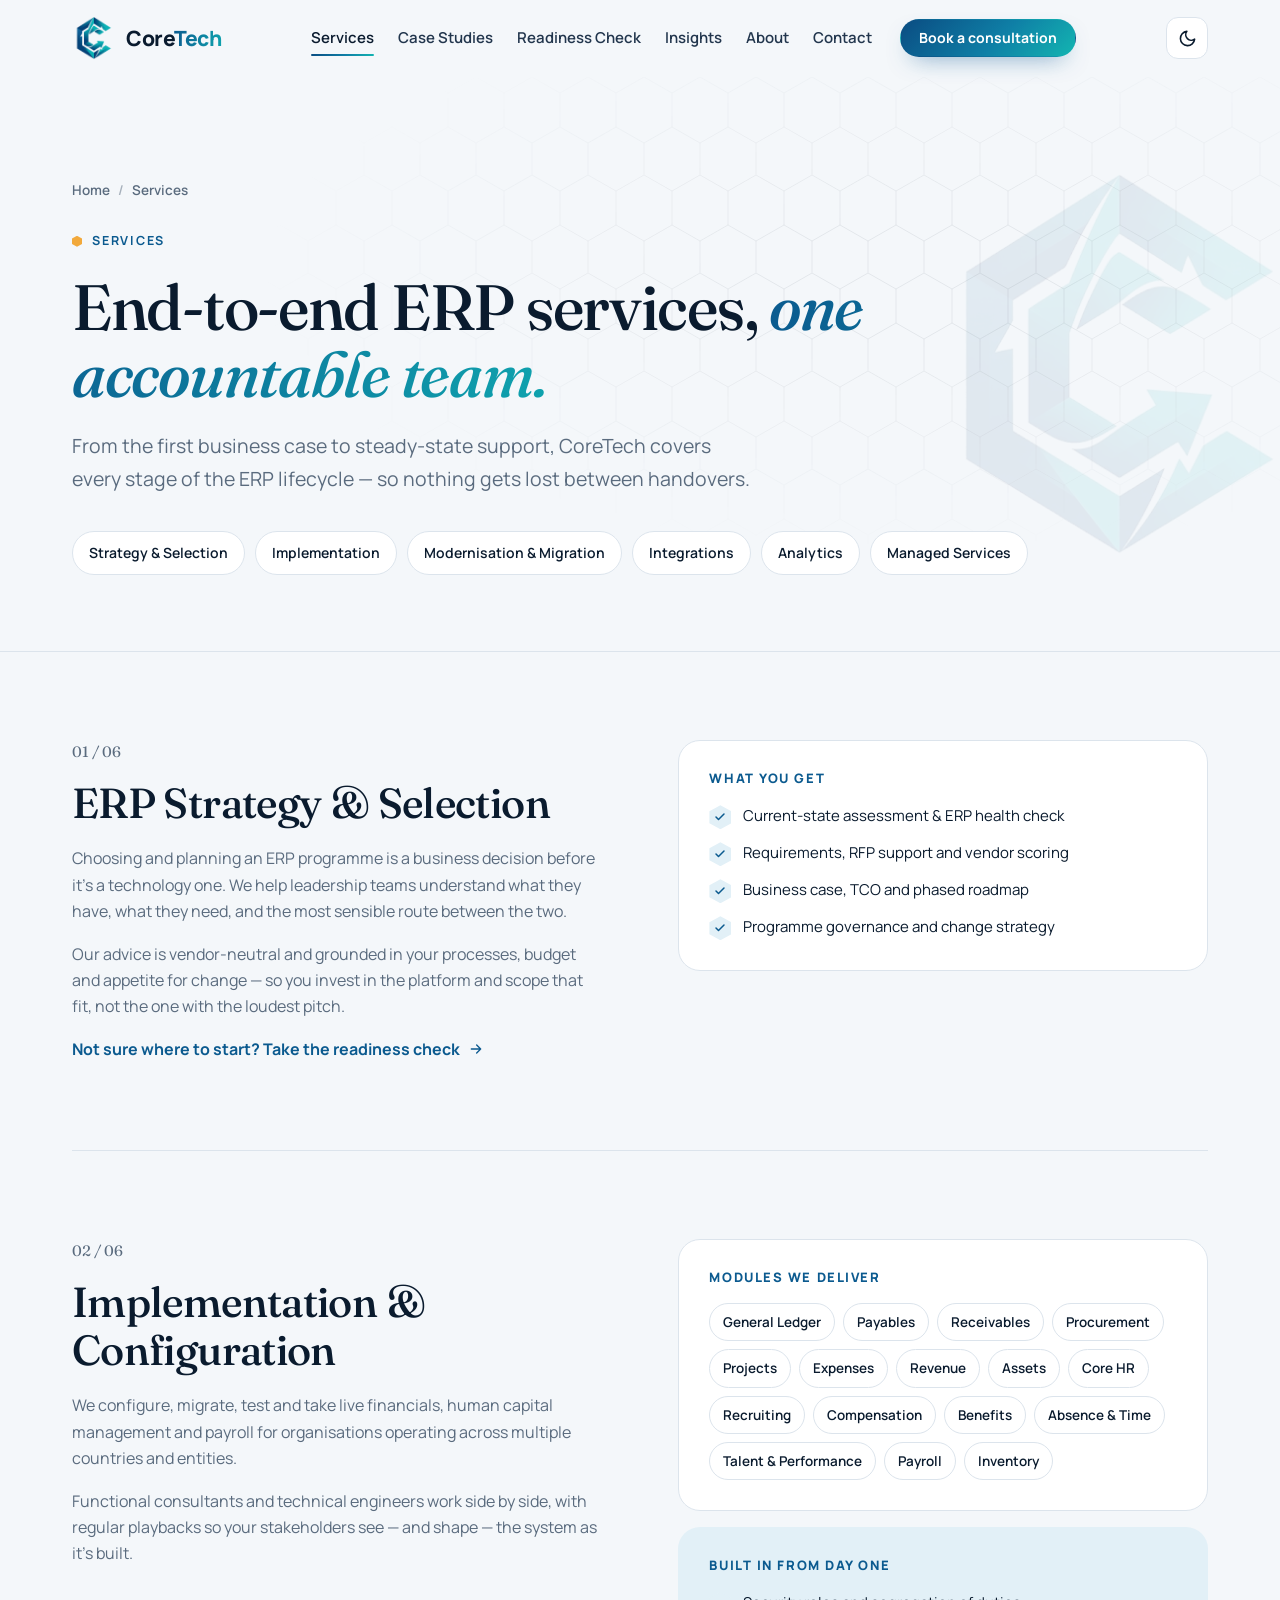
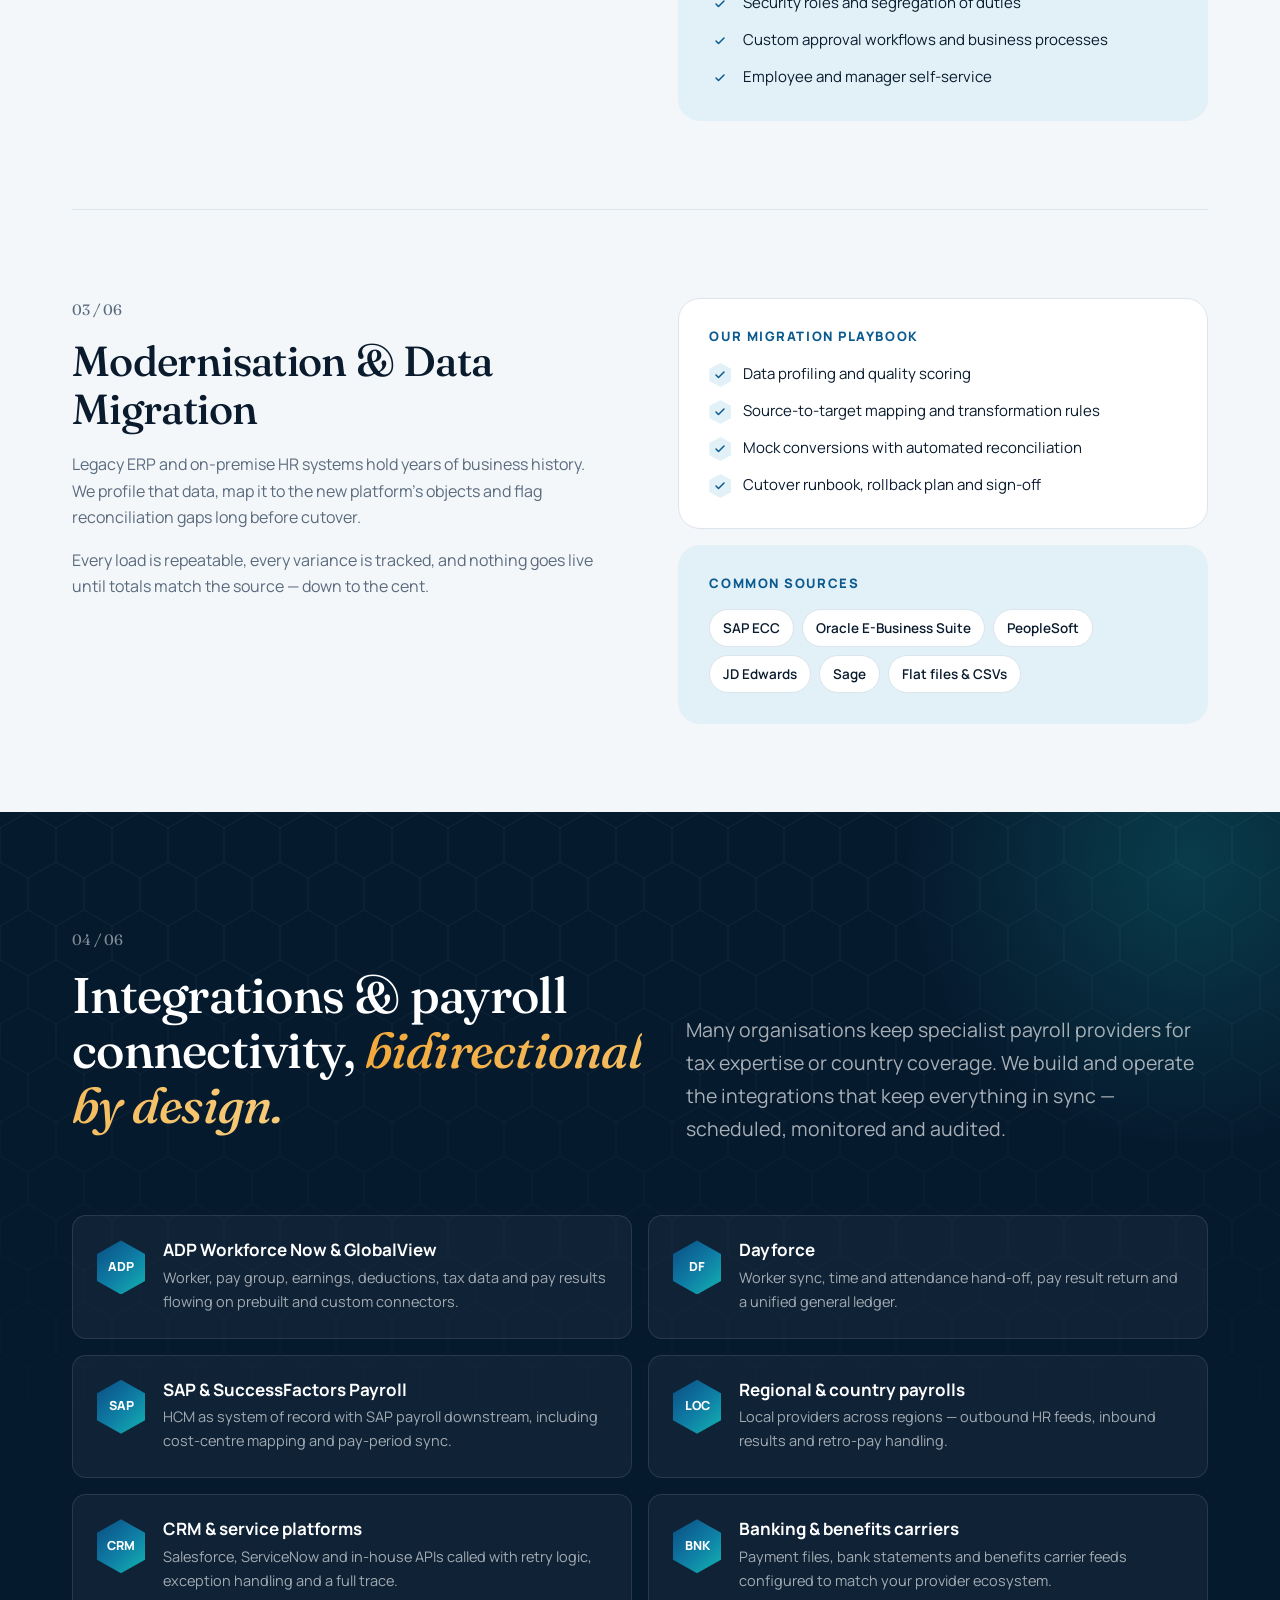
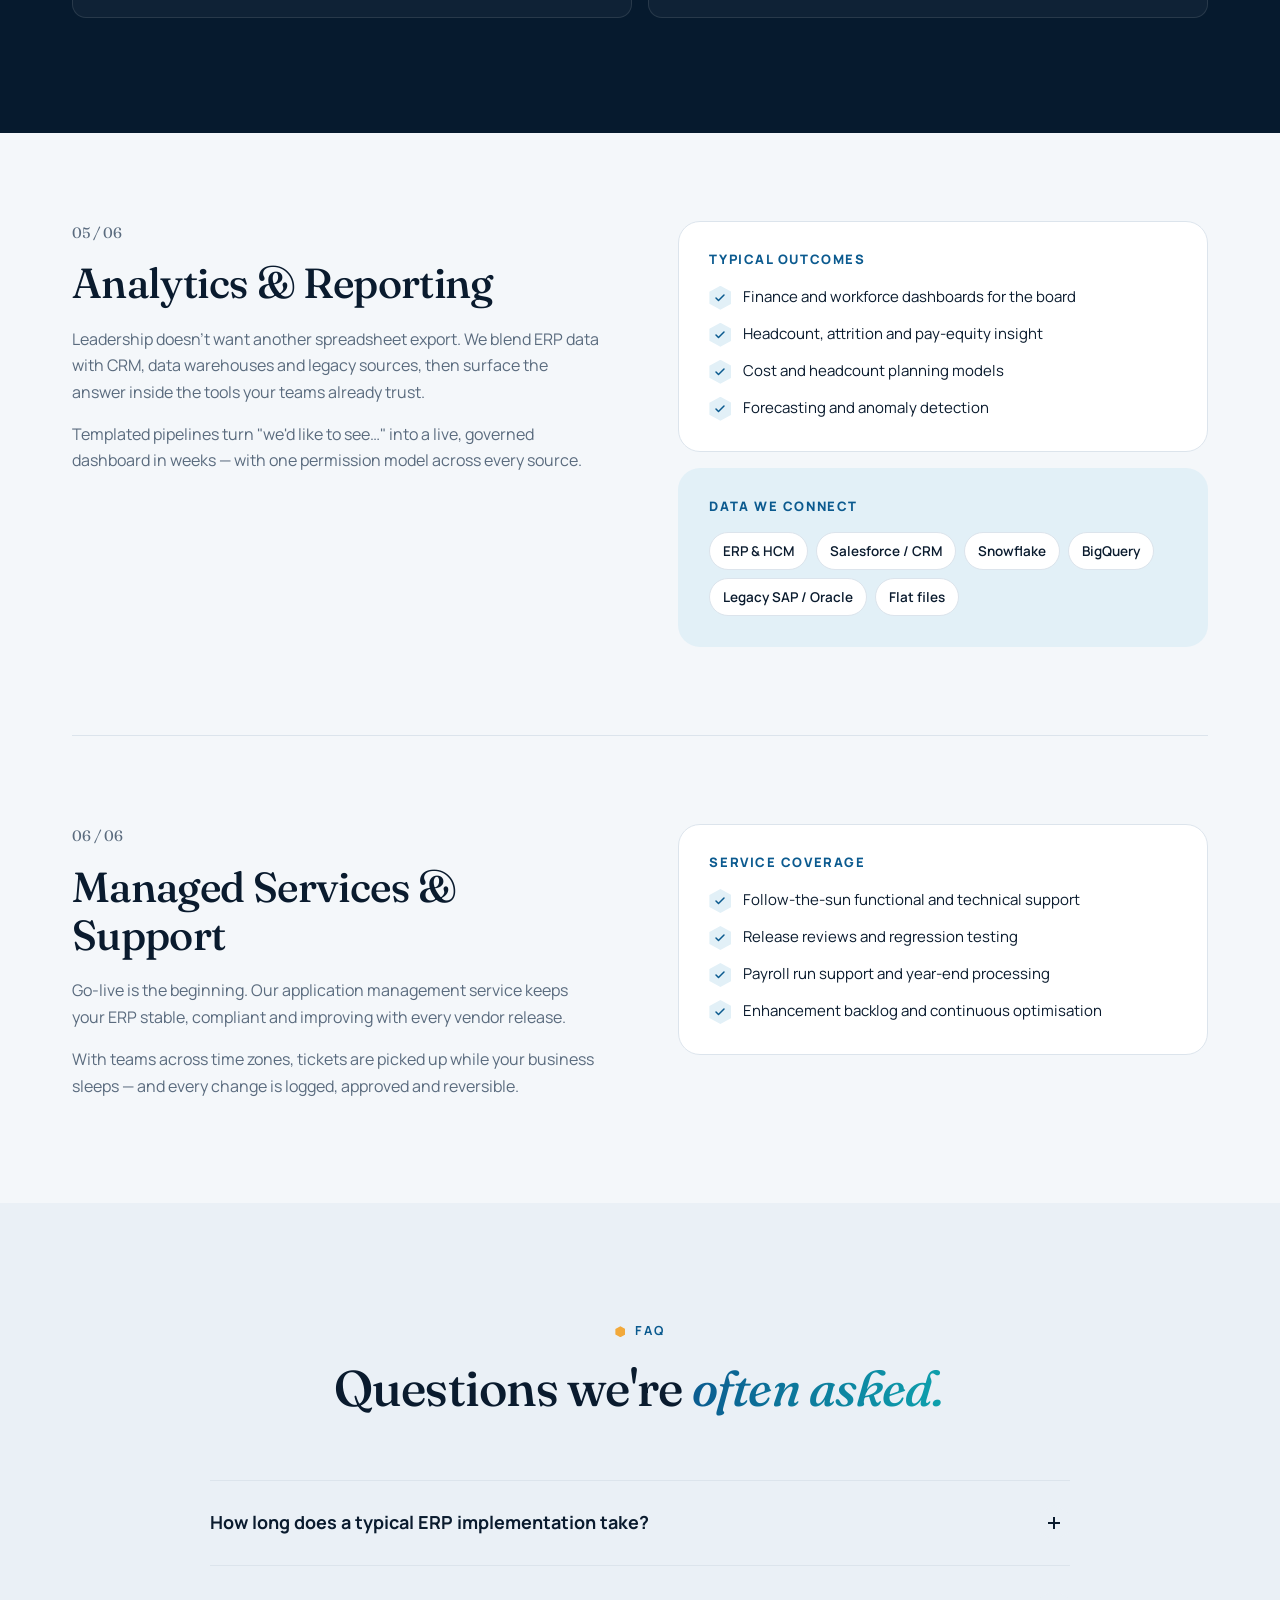
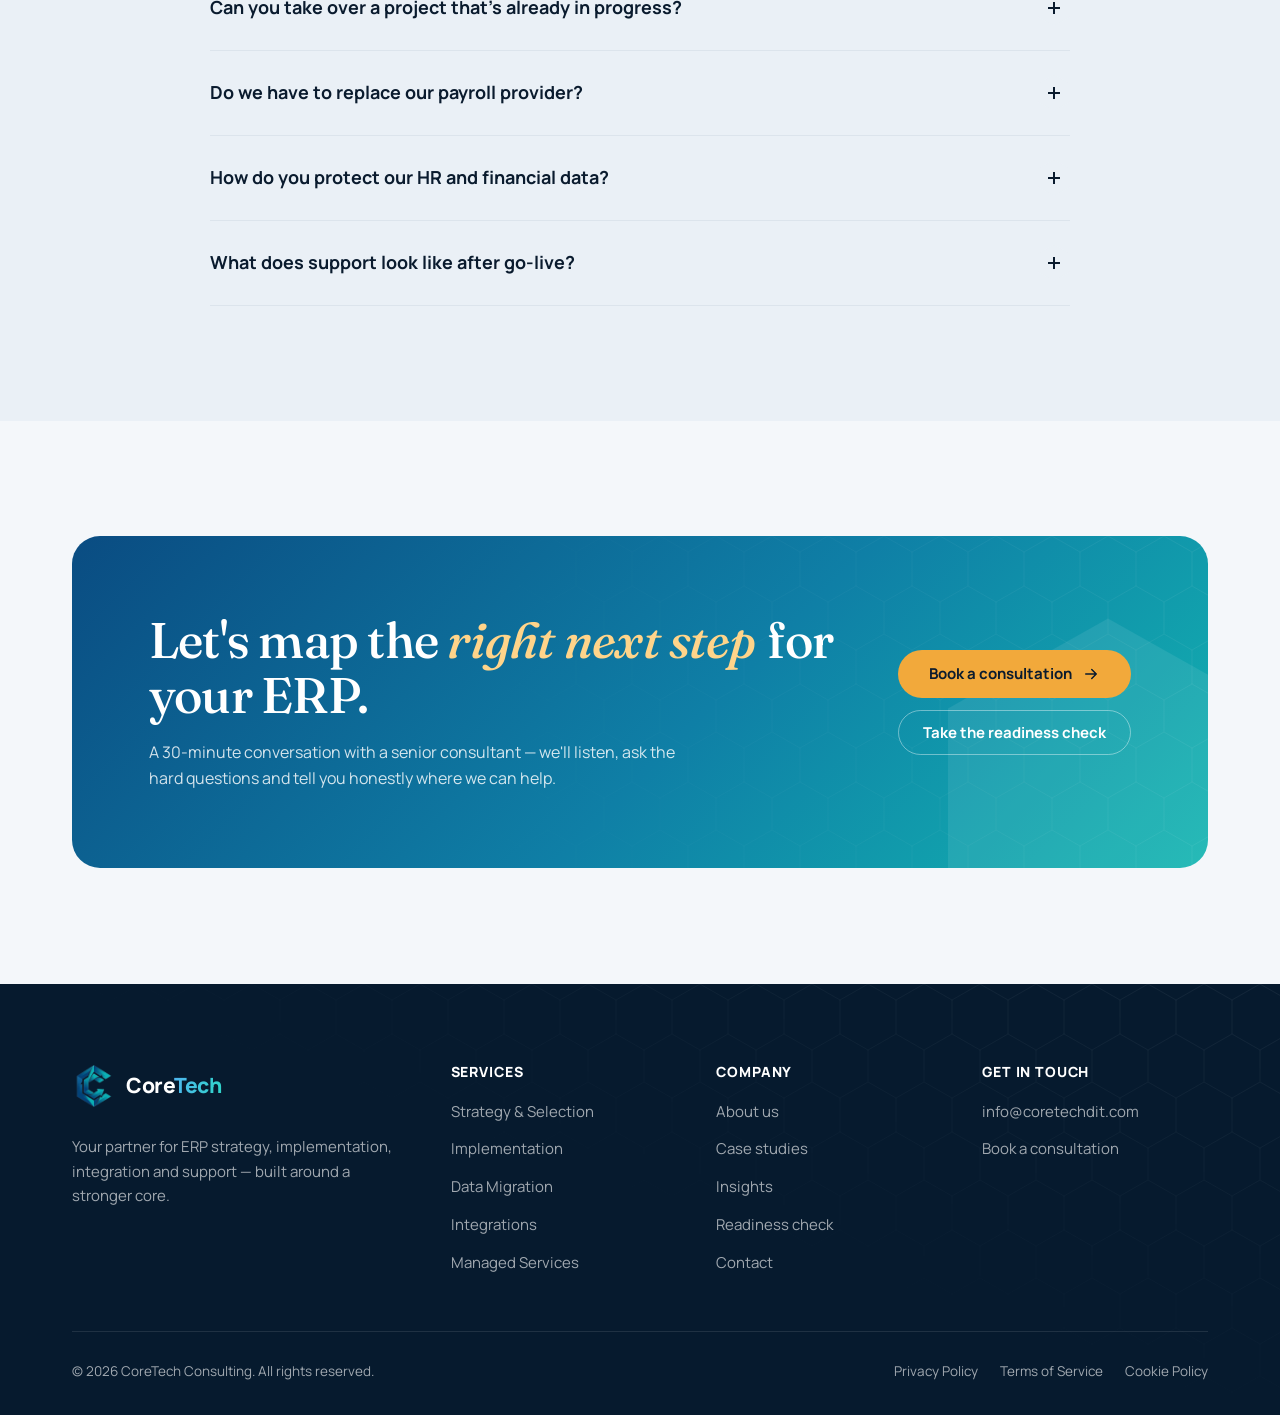
<file: services.html>
<!DOCTYPE html>
<html lang="en" class="no-js">
<head>
  <meta charset="UTF-8">
  <meta name="viewport" content="width=device-width, initial-scale=1">
  <title>Services | CoreTech</title>
  <meta name="description" content="ERP strategy, implementation, data migration, integrations, analytics and managed services from CoreTech.">
  <meta name="theme-color" content="#061A2E">
  <script>try{var t=localStorage.getItem("ct-theme");if(t==="light"||t==="dark")document.documentElement.setAttribute("data-theme",t)}catch(e){}</script>
  <link rel="icon" href="assets/img/logo-mark-64.png" type="image/png">
  <link rel="apple-touch-icon" href="assets/img/logo-mark-192.png">
  <link rel="preconnect" href="https://fonts.googleapis.com">
  <link rel="preconnect" href="https://fonts.gstatic.com" crossorigin>
  <link href="https://fonts.googleapis.com/css2?family=Fraunces:ital,opsz,wght@0,9..144,400..600;1,9..144,400..600&family=Manrope:wght@400;500;600;700;800&display=swap" rel="stylesheet">
  <link rel="stylesheet" href="assets/css/styles.css">
</head>
<body>
  <a class="skip-link" href="#main">Skip to content</a>
  <header class="site-header" data-header>
    <div class="container nav">
      <a class="brand" href="index.html" aria-label="CoreTech home"><img class="brand-mark" src="assets/img/logo-mark-192.png" width="44" height="44" alt=""><span class="brand-name">Core<span>Tech</span></span></a>
      <div class="nav-menu" id="nav-menu">
        <nav class="nav-links" aria-label="Primary">
          <a href="services.html" aria-current="page">Services</a>
          <a href="case-studies.html">Case Studies</a>
          <a href="readiness.html">Readiness Check</a>
          <a href="insights.html">Insights</a>
          <a href="about.html">About</a>
          <a href="contact.html">Contact</a>
        </nav>
        <a class="btn btn--primary btn--sm" href="contact.html">Book a consultation</a>
      </div>
      <div class="nav-tools">
        <button class="theme-toggle" type="button" aria-label="Toggle dark mode"><span class="i-moon"><svg viewBox="0 0 24 24" fill="none" stroke="currentColor" stroke-linecap="round" stroke-linejoin="round" aria-hidden="true" stroke-width="2"><path d="M21 12.8A9 9 0 1 1 11.2 3a7 7 0 0 0 9.8 9.8z"/></svg></span><span class="i-sun"><svg viewBox="0 0 24 24" fill="none" stroke="currentColor" stroke-linecap="round" stroke-linejoin="round" aria-hidden="true" stroke-width="2"><circle cx="12" cy="12" r="4"/><path d="M12 2v2M12 20v2M4.9 4.9l1.4 1.4M17.7 17.7l1.4 1.4M2 12h2M20 12h2M4.9 19.1l1.4-1.4M17.7 6.3l1.4-1.4"/></svg></span></button>
        <button class="nav-toggle" type="button" aria-expanded="false" aria-controls="nav-menu" aria-label="Toggle menu"><span></span></button>
      </div>
    </div>
  </header>

  <main id="main">
    <section class="page-hero hex-bg">
      <img class="page-hero-mark" src="assets/img/logo-mark.png" alt="">
      <div class="container">
        <div class="breadcrumb"><a href="index.html">Home</a><span>/</span>Services</div>
        <span class="eyebrow">Services</span>
        <h1 class="display">End-to-end ERP services, <em>one accountable team.</em></h1>
        <p class="lead">From the first business case to steady-state support, CoreTech covers every stage of the ERP lifecycle — so nothing gets lost between handovers.</p>
        <nav class="svc-nav" aria-label="Jump to service">
          <a href="#strategy">Strategy &amp; Selection</a>
          <a href="#implementation">Implementation</a>
          <a href="#migration">Modernisation &amp; Migration</a>
          <a href="#integrations">Integrations</a>
          <a href="#analytics">Analytics</a>
          <a href="#support">Managed Services</a>
        </nav>
      </div>
    </section>

    <div class="container">
      <section class="svc" id="strategy">
        <div class="svc-body reveal">
          <span class="svc-index">01 / 06</span>
          <h2>ERP Strategy &amp; Selection</h2>
          <p>Choosing and planning an ERP programme is a business decision before it's a technology one. We help leadership teams understand what they have, what they need, and the most sensible route between the two.</p>
          <p>Our advice is vendor-neutral and grounded in your processes, budget and appetite for change — so you invest in the platform and scope that fit, not the one with the loudest pitch.</p>
          <a class="link-arrow" href="readiness.html">Not sure where to start? Take the readiness check <svg viewBox="0 0 24 24" fill="none" stroke="currentColor" stroke-linecap="round" stroke-linejoin="round" aria-hidden="true" stroke-width="2"><path d="M5 12h14M13 6l6 6-6 6"/></svg></a>
        </div>
        <div class="reveal reveal-d1">
          <div class="svc-box">
            <h3>What you get</h3>
            <ul>
              <li><span class="check"><svg viewBox="0 0 24 24" fill="none" stroke="currentColor" stroke-linecap="round" stroke-linejoin="round" aria-hidden="true" stroke-width="3"><path d="M20 6 9 17l-5-5"/></svg></span>Current-state assessment &amp; ERP health check</li>
              <li><span class="check"><svg viewBox="0 0 24 24" fill="none" stroke="currentColor" stroke-linecap="round" stroke-linejoin="round" aria-hidden="true" stroke-width="3"><path d="M20 6 9 17l-5-5"/></svg></span>Requirements, RFP support and vendor scoring</li>
              <li><span class="check"><svg viewBox="0 0 24 24" fill="none" stroke="currentColor" stroke-linecap="round" stroke-linejoin="round" aria-hidden="true" stroke-width="3"><path d="M20 6 9 17l-5-5"/></svg></span>Business case, TCO and phased roadmap</li>
              <li><span class="check"><svg viewBox="0 0 24 24" fill="none" stroke="currentColor" stroke-linecap="round" stroke-linejoin="round" aria-hidden="true" stroke-width="3"><path d="M20 6 9 17l-5-5"/></svg></span>Programme governance and change strategy</li>
            </ul>
          </div>
        </div>
      </section>

      <section class="svc" id="implementation">
        <div class="svc-body reveal">
          <span class="svc-index">02 / 06</span>
          <h2>Implementation &amp; Configuration</h2>
          <p>We configure, migrate, test and take live financials, human capital management and payroll for organisations operating across multiple countries and entities.</p>
          <p>Functional consultants and technical engineers work side by side, with regular playbacks so your stakeholders see — and shape — the system as it's built.</p>
        </div>
        <div class="reveal reveal-d1">
          <div class="svc-box">
            <h3>Modules we deliver</h3>
            <div class="tags">
              <span class="tag">General Ledger</span><span class="tag">Payables</span><span class="tag">Receivables</span><span class="tag">Procurement</span><span class="tag">Projects</span><span class="tag">Expenses</span><span class="tag">Revenue</span><span class="tag">Assets</span><span class="tag">Core HR</span><span class="tag">Recruiting</span><span class="tag">Compensation</span><span class="tag">Benefits</span><span class="tag">Absence &amp; Time</span><span class="tag">Talent &amp; Performance</span><span class="tag">Payroll</span><span class="tag">Inventory</span>
            </div>
          </div>
          <div class="svc-box svc-box--tint">
            <h3>Built in from day one</h3>
            <ul>
              <li><span class="check"><svg viewBox="0 0 24 24" fill="none" stroke="currentColor" stroke-linecap="round" stroke-linejoin="round" aria-hidden="true" stroke-width="3"><path d="M20 6 9 17l-5-5"/></svg></span>Security roles and segregation of duties</li>
              <li><span class="check"><svg viewBox="0 0 24 24" fill="none" stroke="currentColor" stroke-linecap="round" stroke-linejoin="round" aria-hidden="true" stroke-width="3"><path d="M20 6 9 17l-5-5"/></svg></span>Custom approval workflows and business processes</li>
              <li><span class="check"><svg viewBox="0 0 24 24" fill="none" stroke="currentColor" stroke-linecap="round" stroke-linejoin="round" aria-hidden="true" stroke-width="3"><path d="M20 6 9 17l-5-5"/></svg></span>Employee and manager self-service</li>
            </ul>
          </div>
        </div>
      </section>

      <section class="svc" id="migration">
        <div class="svc-body reveal">
          <span class="svc-index">03 / 06</span>
          <h2>Modernisation &amp; Data Migration</h2>
          <p>Legacy ERP and on-premise HR systems hold years of business history. We profile that data, map it to the new platform's objects and flag reconciliation gaps long before cutover.</p>
          <p>Every load is repeatable, every variance is tracked, and nothing goes live until totals match the source — down to the cent.</p>
        </div>
        <div class="reveal reveal-d1">
          <div class="svc-box">
            <h3>Our migration playbook</h3>
            <ul>
              <li><span class="check"><svg viewBox="0 0 24 24" fill="none" stroke="currentColor" stroke-linecap="round" stroke-linejoin="round" aria-hidden="true" stroke-width="3"><path d="M20 6 9 17l-5-5"/></svg></span>Data profiling and quality scoring</li>
              <li><span class="check"><svg viewBox="0 0 24 24" fill="none" stroke="currentColor" stroke-linecap="round" stroke-linejoin="round" aria-hidden="true" stroke-width="3"><path d="M20 6 9 17l-5-5"/></svg></span>Source-to-target mapping and transformation rules</li>
              <li><span class="check"><svg viewBox="0 0 24 24" fill="none" stroke="currentColor" stroke-linecap="round" stroke-linejoin="round" aria-hidden="true" stroke-width="3"><path d="M20 6 9 17l-5-5"/></svg></span>Mock conversions with automated reconciliation</li>
              <li><span class="check"><svg viewBox="0 0 24 24" fill="none" stroke="currentColor" stroke-linecap="round" stroke-linejoin="round" aria-hidden="true" stroke-width="3"><path d="M20 6 9 17l-5-5"/></svg></span>Cutover runbook, rollback plan and sign-off</li>
            </ul>
          </div>
          <div class="svc-box svc-box--tint">
            <h3>Common sources</h3>
            <div class="tags"><span class="tag">SAP ECC</span><span class="tag">Oracle E-Business Suite</span><span class="tag">PeopleSoft</span><span class="tag">JD Edwards</span><span class="tag">Sage</span><span class="tag">Flat files &amp; CSVs</span></div>
          </div>
        </div>
      </section>
    </div>

    <section class="section section--dark" id="integrations" style="scroll-margin-top:76px">
      <div class="container">
        <div class="section-head section-head--split">
          <div>
            <span class="svc-index" style="color:rgba(255,255,255,.5)">04 / 06</span>
            <h2 class="h2 reveal">Integrations &amp; payroll connectivity, <em>bidirectional by design.</em></h2>
          </div>
          <p class="lead reveal reveal-d1">Many organisations keep specialist payroll providers for tax expertise or country coverage. We build and operate the integrations that keep everything in sync — scheduled, monitored and audited.</p>
        </div>
        <div class="int-grid">
          <div class="int-item reveal"><span class="int-badge">ADP</span><div><h3>ADP Workforce Now &amp; GlobalView</h3><p>Worker, pay group, earnings, deductions, tax data and pay results flowing on prebuilt and custom connectors.</p></div></div>
          <div class="int-item reveal reveal-d1"><span class="int-badge">DF</span><div><h3>Dayforce</h3><p>Worker sync, time and attendance hand-off, pay result return and a unified general ledger.</p></div></div>
          <div class="int-item reveal"><span class="int-badge">SAP</span><div><h3>SAP &amp; SuccessFactors Payroll</h3><p>HCM as system of record with SAP payroll downstream, including cost-centre mapping and pay-period sync.</p></div></div>
          <div class="int-item reveal reveal-d1"><span class="int-badge">LOC</span><div><h3>Regional &amp; country payrolls</h3><p>Local providers across regions — outbound HR feeds, inbound results and retro-pay handling.</p></div></div>
          <div class="int-item reveal"><span class="int-badge">CRM</span><div><h3>CRM &amp; service platforms</h3><p>Salesforce, ServiceNow and in-house APIs called with retry logic, exception handling and a full trace.</p></div></div>
          <div class="int-item reveal reveal-d1"><span class="int-badge">BNK</span><div><h3>Banking &amp; benefits carriers</h3><p>Payment files, bank statements and benefits carrier feeds configured to match your provider ecosystem.</p></div></div>
        </div>
      </div>
    </section>

    <div class="container">
      <section class="svc" id="analytics">
        <div class="svc-body reveal">
          <span class="svc-index">05 / 06</span>
          <h2>Analytics &amp; Reporting</h2>
          <p>Leadership doesn't want another spreadsheet export. We blend ERP data with CRM, data warehouses and legacy sources, then surface the answer inside the tools your teams already trust.</p>
          <p>Templated pipelines turn "we'd like to see…" into a live, governed dashboard in weeks — with one permission model across every source.</p>
        </div>
        <div class="reveal reveal-d1">
          <div class="svc-box">
            <h3>Typical outcomes</h3>
            <ul>
              <li><span class="check"><svg viewBox="0 0 24 24" fill="none" stroke="currentColor" stroke-linecap="round" stroke-linejoin="round" aria-hidden="true" stroke-width="3"><path d="M20 6 9 17l-5-5"/></svg></span>Finance and workforce dashboards for the board</li>
              <li><span class="check"><svg viewBox="0 0 24 24" fill="none" stroke="currentColor" stroke-linecap="round" stroke-linejoin="round" aria-hidden="true" stroke-width="3"><path d="M20 6 9 17l-5-5"/></svg></span>Headcount, attrition and pay-equity insight</li>
              <li><span class="check"><svg viewBox="0 0 24 24" fill="none" stroke="currentColor" stroke-linecap="round" stroke-linejoin="round" aria-hidden="true" stroke-width="3"><path d="M20 6 9 17l-5-5"/></svg></span>Cost and headcount planning models</li>
              <li><span class="check"><svg viewBox="0 0 24 24" fill="none" stroke="currentColor" stroke-linecap="round" stroke-linejoin="round" aria-hidden="true" stroke-width="3"><path d="M20 6 9 17l-5-5"/></svg></span>Forecasting and anomaly detection</li>
            </ul>
          </div>
          <div class="svc-box svc-box--tint">
            <h3>Data we connect</h3>
            <div class="tags"><span class="tag">ERP &amp; HCM</span><span class="tag">Salesforce / CRM</span><span class="tag">Snowflake</span><span class="tag">BigQuery</span><span class="tag">Legacy SAP / Oracle</span><span class="tag">Flat files</span></div>
          </div>
        </div>
      </section>

      <section class="svc" id="support">
        <div class="svc-body reveal">
          <span class="svc-index">06 / 06</span>
          <h2>Managed Services &amp; Support</h2>
          <p>Go-live is the beginning. Our application management service keeps your ERP stable, compliant and improving with every vendor release.</p>
          <p>With teams across time zones, tickets are picked up while your business sleeps — and every change is logged, approved and reversible.</p>
        </div>
        <div class="reveal reveal-d1">
          <div class="svc-box">
            <h3>Service coverage</h3>
            <ul>
              <li><span class="check"><svg viewBox="0 0 24 24" fill="none" stroke="currentColor" stroke-linecap="round" stroke-linejoin="round" aria-hidden="true" stroke-width="3"><path d="M20 6 9 17l-5-5"/></svg></span>Follow-the-sun functional and technical support</li>
              <li><span class="check"><svg viewBox="0 0 24 24" fill="none" stroke="currentColor" stroke-linecap="round" stroke-linejoin="round" aria-hidden="true" stroke-width="3"><path d="M20 6 9 17l-5-5"/></svg></span>Release reviews and regression testing</li>
              <li><span class="check"><svg viewBox="0 0 24 24" fill="none" stroke="currentColor" stroke-linecap="round" stroke-linejoin="round" aria-hidden="true" stroke-width="3"><path d="M20 6 9 17l-5-5"/></svg></span>Payroll run support and year-end processing</li>
              <li><span class="check"><svg viewBox="0 0 24 24" fill="none" stroke="currentColor" stroke-linecap="round" stroke-linejoin="round" aria-hidden="true" stroke-width="3"><path d="M20 6 9 17l-5-5"/></svg></span>Enhancement backlog and continuous optimisation</li>
            </ul>
          </div>
        </div>
      </section>
    </div>

    <section class="section section--alt">
      <div class="container">
        <div class="section-head section-head--center">
          <span class="eyebrow reveal">FAQ</span>
          <h2 class="h2 reveal reveal-d1">Questions we're <em>often asked.</em></h2>
        </div>
        <div class="faq reveal">
          <div class="faq-item">
            <button class="faq-q" aria-expanded="false">How long does a typical ERP implementation take?<span class="plus" aria-hidden="true"></span></button>
            <div class="faq-a"><div><p>It depends on scope, number of countries and integrations. A focused single-entity deployment can go live in a few months; multi-country finance and HCM programmes usually run longer. We give you a phased plan with clear milestones after discovery.</p></div></div>
          </div>
          <div class="faq-item">
            <button class="faq-q" aria-expanded="false">Can you take over a project that's already in progress?<span class="plus" aria-hidden="true"></span></button>
            <div class="faq-a"><div><p>Yes. We regularly run rapid health checks on stalled or at-risk programmes, stabilise the build and get delivery back on track — with a candid assessment of what needs to change.</p></div></div>
          </div>
          <div class="faq-item">
            <button class="faq-q" aria-expanded="false">Do we have to replace our payroll provider?<span class="plus" aria-hidden="true"></span></button>
            <div class="faq-a"><div><p>Not at all. Many clients keep specialist or regional payroll providers. We build bidirectional integrations so your ERP stays the system of record while pay results and GL entries flow back automatically.</p></div></div>
          </div>
          <div class="faq-item">
            <button class="faq-q" aria-expanded="false">How do you protect our HR and financial data?<span class="plus" aria-hidden="true"></span></button>
            <div class="faq-a"><div><p>Data stays in your governed environment wherever possible — no unmonitored exports or shadow copies. Every deployment and integration change has an owner, an approval trail and a rollback path, and we work within GDPR and your internal security policies.</p></div></div>
          </div>
          <div class="faq-item">
            <button class="faq-q" aria-expanded="false">What does support look like after go-live?<span class="plus" aria-hidden="true"></span></button>
            <div class="faq-a"><div><p>Every implementation includes a hypercare period. After that, you can move to our managed services with agreed service levels, follow-the-sun coverage and a dedicated lead who knows your configuration.</p></div></div>
          </div>
        </div>
      </div>
    </section>

    <section class="container" style="padding-top:var(--section-y)">
      <div class="cta reveal">
        <div>
          <h2 class="h2">Let's map the <em>right next step</em> for your ERP.</h2>
          <p>A 30-minute conversation with a senior consultant — we'll listen, ask the hard questions and tell you honestly where we can help.</p>
        </div>
        <div class="cta-actions">
          <a class="btn btn--accent btn--magnetic" href="contact.html">Book a consultation <svg viewBox="0 0 24 24" fill="none" stroke="currentColor" stroke-linecap="round" stroke-linejoin="round" aria-hidden="true" stroke-width="2"><path d="M5 12h14M13 6l6 6-6 6"/></svg></a>
          <a class="btn btn--light" href="readiness.html">Take the readiness check</a>
        </div>
      </div>
    </section>
  </main>

  <footer class="site-footer">
    <div class="container">
      <div class="footer-grid">
        <div class="footer-about">
          <a class="brand" href="index.html" aria-label="CoreTech home"><img class="brand-mark" src="assets/img/logo-mark-192.png" width="44" height="44" alt=""><span class="brand-name">Core<span>Tech</span></span></a>
          <p>Your partner for ERP strategy, implementation, integration and support — built around a stronger core.</p>
        </div>
        <div class="footer-col">
          <h3>Services</h3>
          <ul>
            <li><a href="services.html#strategy">Strategy &amp; Selection</a></li>
            <li><a href="services.html#implementation">Implementation</a></li>
            <li><a href="services.html#migration">Data Migration</a></li>
            <li><a href="services.html#integrations">Integrations</a></li>
            <li><a href="services.html#support">Managed Services</a></li>
          </ul>
        </div>
        <div class="footer-col">
          <h3>Company</h3>
          <ul>
            <li><a href="about.html">About us</a></li>
            <li><a href="case-studies.html">Case studies</a></li>
            <li><a href="insights.html">Insights</a></li>
            <li><a href="readiness.html">Readiness check</a></li>
            <li><a href="contact.html">Contact</a></li>
          </ul>
        </div>
        <div class="footer-col">
          <h3>Get in touch</h3>
          <ul>
            <li><a href="mailto:info@coretechdit.com">info@coretechdit.com</a></li>
            <li><a href="contact.html">Book a consultation</a></li>
          </ul>
        </div>
      </div>
      <div class="footer-bottom">
        <span>&copy; <span data-year>2026</span> CoreTech Consulting. All rights reserved.</span>
        <nav aria-label="Legal"><a href="#">Privacy Policy</a><a href="#">Terms of Service</a><a href="#">Cookie Policy</a></nav>
      </div>
    </div>
  </footer>
  <div class="mobile-cta" aria-label="Quick actions">
    <a class="btn btn--primary" href="contact.html">Book a consultation</a>
    <a class="btn btn--ghost" href="readiness.html">Readiness check</a>
  </div>
  <script src="assets/js/main.js"></script>
</body>
</html>
</file>
<file: assets/css/styles.css>
/* ==========================================================================
   CoreTech — site styles
   Palette taken from the CoreTech logo (deep blue → teal) with an amber accent.
   ========================================================================== */

:root {
  color-scheme: light;
  --bg: #F4F7FA;
  --bg-alt: #EAF0F6;
  --surface: #FFFFFF;
  --surface-2: #F7F9FC;
  --line: #DCE4EC;
  --text: #0A1B2E;
  --text-2: #22364D;
  --muted: #5A6B7E;

  --brand: #0B5A8F;
  --brand-2: #13B5B1;
  --brand-deep: #083B66;
  --brand-soft: #E2F0F7;
  --accent: #F2A93B;
  --accent-soft: #FDF1DE;
  --accent-text: #A86A12;

  --navy: #061A2E;
  --navy-2: #0C2742;
  --on-navy: #FFFFFF;
  --on-navy-muted: rgba(255, 255, 255, .68);

  --grad: linear-gradient(135deg, #0A4C82 0%, #0F7FA6 55%, #13B5B1 100%);
  --grad-text: linear-gradient(100deg, #0B5A8F 0%, #0FA3AE 100%);
  --header-bg: rgba(244, 247, 250, .82);
  --input-bg: #F4F7FA;
  --hex: url("data:image/svg+xml,%3Csvg xmlns='http://www.w3.org/2000/svg' width='56' height='98'%3E%3Cpath d='M28 66L0 50V16L28 0l28 16v34L28 66zm0 32V66' fill='none' stroke='%230A1B2E' stroke-opacity='.07'/%3E%3C/svg%3E");
  --hex-on-dark: url("data:image/svg+xml,%3Csvg xmlns='http://www.w3.org/2000/svg' width='56' height='98'%3E%3Cpath d='M28 66L0 50V16L28 0l28 16v34L28 66zm0 32V66' fill='none' stroke='%23FFFFFF' stroke-opacity='.06'/%3E%3C/svg%3E");

  --shadow-sm: 0 1px 2px rgba(10, 27, 46, .06);
  --shadow: 0 12px 32px -14px rgba(10, 27, 46, .22);
  --shadow-lg: 0 34px 70px -28px rgba(10, 27, 46, .38);

  --font-display: "Fraunces", Georgia, "Times New Roman", serif;
  --font-body: "Manrope", "Segoe UI", system-ui, -apple-system, sans-serif;
  --hex-clip: polygon(50% 0, 100% 25%, 100% 75%, 50% 100%, 0 75%, 0 25%);

  --radius-sm: 8px;
  --radius: 14px;
  --radius-lg: 22px;
  --container: 1200px;
  --gutter: clamp(16px, 4vw, 32px);
  --section-y: clamp(72px, 9vw, 120px);
  --header-h: 76px;
}

@media (prefers-color-scheme: dark) {
  :root:not([data-theme="light"]) {
    color-scheme: dark;
    --bg: #06101C;
    --bg-alt: #0A1726;
    --surface: #0E1D30;
    --surface-2: #12243A;
    --line: #1E3249;
    --text: #E9F0F7;
    --text-2: #C7D4E2;
    --muted: #8FA3B8;
    --brand: #4CC3DC;
    --brand-soft: rgba(19, 181, 177, .13);
    --accent-soft: rgba(242, 169, 59, .14);
    --accent-text: #F2B556;
    --navy: #030B16;
    --navy-2: #0A1A2C;
    --grad-text: linear-gradient(100deg, #4FB6F0 0%, #2FD4C8 100%);
    --header-bg: rgba(6, 16, 28, .8);
    --input-bg: #0A1726;
    --hex: var(--hex-on-dark);
    --shadow: 0 12px 32px -14px rgba(0, 0, 0, .6);
    --shadow-lg: 0 34px 70px -28px rgba(0, 0, 0, .75);
  }
}
:root[data-theme="dark"] {
  color-scheme: dark;
  --bg: #06101C;
  --bg-alt: #0A1726;
  --surface: #0E1D30;
  --surface-2: #12243A;
  --line: #1E3249;
  --text: #E9F0F7;
  --text-2: #C7D4E2;
  --muted: #8FA3B8;
  --brand: #4CC3DC;
  --brand-soft: rgba(19, 181, 177, .13);
  --accent-soft: rgba(242, 169, 59, .14);
  --accent-text: #F2B556;
  --navy: #030B16;
  --navy-2: #0A1A2C;
  --grad-text: linear-gradient(100deg, #4FB6F0 0%, #2FD4C8 100%);
  --header-bg: rgba(6, 16, 28, .8);
  --input-bg: #0A1726;
  --hex: var(--hex-on-dark);
  --shadow: 0 12px 32px -14px rgba(0, 0, 0, .6);
  --shadow-lg: 0 34px 70px -28px rgba(0, 0, 0, .75);
}

/* ---------- Base ---------- */
*, *::before, *::after { box-sizing: border-box; }
html { scroll-behavior: smooth; -webkit-text-size-adjust: 100%; }
@view-transition { navigation: auto; }

body {
  margin: 0;
  font-family: var(--font-body);
  font-size: 16px;
  line-height: 1.65;
  color: var(--text);
  background: var(--bg);
  -webkit-font-smoothing: antialiased;
  overflow-x: hidden;
  animation: pageIn .5s ease both;
  transition: background-color .3s ease, color .3s ease;
}
body.is-leaving { opacity: 0; transition: opacity .18s ease; }
@keyframes pageIn { from { opacity: 0; } to { opacity: 1; } }

img, svg { display: block; max-width: 100%; }
a { color: inherit; text-decoration: none; }
button { font: inherit; cursor: pointer; color: inherit; }
ul { margin: 0; padding: 0; list-style: none; }
h1, h2, h3, h4 { margin: 0; line-height: 1.15; color: var(--text); }
p { margin: 0; }
:focus-visible { outline: 3px solid var(--brand-2); outline-offset: 3px; border-radius: 6px; }

.container { width: 100%; max-width: var(--container); margin: 0 auto; padding: 0 var(--gutter); }
.section { padding: var(--section-y) 0; position: relative; }
.section--alt { background: var(--bg-alt); }
.section--surface { background: var(--surface); }
.skip-link { position: absolute; left: 16px; top: -60px; z-index: 300; background: var(--navy); color: #fff; padding: 10px 16px; border-radius: var(--radius-sm); }
.skip-link:focus { top: 16px; }

/* ---------- Typography ---------- */
.eyebrow {
  display: inline-flex; align-items: center; gap: 10px;
  font-size: 12.5px; font-weight: 700; letter-spacing: .14em; text-transform: uppercase; color: var(--brand);
}
.eyebrow::before { content: ""; width: 10px; height: 11px; background: var(--accent); clip-path: var(--hex-clip); }
.eyebrow--light { color: var(--brand-2); }

.display {
  font-family: var(--font-display); font-weight: 500;
  font-size: clamp(40px, 6vw, 72px); letter-spacing: -0.02em; line-height: 1.04;
}
.grad-text, .display em, .h2 em {
  font-style: italic;
  background: var(--grad-text); -webkit-background-clip: text; background-clip: text; color: transparent;
  padding-right: .06em;
}
.h2 { font-family: var(--font-display); font-weight: 500; font-size: clamp(32px, 4.2vw, 50px); letter-spacing: -0.015em; line-height: 1.1; }
.h3 { font-size: 20px; font-weight: 700; letter-spacing: -0.01em; }
.lead { font-size: clamp(17px, 1.6vw, 19.5px); color: var(--muted); line-height: 1.7; }

.section-head { max-width: 720px; margin-bottom: clamp(40px, 5vw, 64px); }
.section-head .h2 { margin: 16px 0 18px; }
.section-head--center { margin-left: auto; margin-right: auto; text-align: center; }
.section-head--split { max-width: none; display: grid; grid-template-columns: 1.1fr 1fr; gap: 40px; align-items: end; }
.section-head--split .lead { padding-bottom: 6px; }

/* ---------- Buttons ---------- */
.btn {
  position: relative; display: inline-flex; align-items: center; justify-content: center; gap: 10px;
  padding: 14px 24px; border-radius: 999px; border: 1.5px solid transparent;
  font-weight: 700; font-size: 15px; line-height: 1; white-space: nowrap;
  transition: transform .25s cubic-bezier(.2,.8,.2,1), background-color .2s ease, color .2s ease, border-color .2s ease, box-shadow .25s ease, filter .2s ease;
}
.btn svg { width: 18px; height: 18px; transition: transform .2s ease; }
.btn:hover svg { transform: translateX(3px); }
.btn--primary { background: var(--grad); color: #fff; box-shadow: 0 10px 24px -12px rgba(11, 90, 143, .7); }
.btn--primary:hover { filter: brightness(1.08) saturate(1.1); box-shadow: 0 16px 30px -12px rgba(15, 127, 166, .75); }
.btn--ghost { border-color: var(--text); color: var(--text); }
.btn--ghost:hover { background: var(--text); color: var(--bg); }
.btn--accent { background: var(--accent); color: #0A1B2E; }
.btn--accent:hover { background: #F7BB5E; box-shadow: 0 14px 28px -12px rgba(242, 169, 59, .8); }
.btn--light { border-color: rgba(255, 255, 255, .4); color: #fff; }
.btn--light:hover { background: #fff; color: #0A1B2E; }
.btn--sm { padding: 11px 18px; font-size: 14px; }

.link-arrow { display: inline-flex; align-items: center; gap: 8px; font-weight: 700; color: var(--brand); }
.link-arrow svg { width: 16px; height: 16px; transition: transform .2s ease; }
.link-arrow:hover svg { transform: translateX(4px); }

/* ---------- Header ---------- */
.site-header {
  position: sticky; top: 0; z-index: 100; background: var(--header-bg);
  backdrop-filter: saturate(160%) blur(14px); -webkit-backdrop-filter: saturate(160%) blur(14px);
  border-bottom: 1px solid transparent; transition: border-color .25s ease, box-shadow .25s ease, background-color .3s ease;
}
.site-header.is-scrolled { border-bottom-color: var(--line); box-shadow: var(--shadow-sm); }
.nav { display: flex; align-items: center; justify-content: space-between; height: var(--header-h); gap: 20px; }
.brand { display: inline-flex; align-items: center; gap: 10px; flex: none; }
.brand-mark { width: 44px; height: 44px; flex: none; object-fit: contain; transition: transform .5s cubic-bezier(.2,.8,.2,1); }
.brand:hover .brand-mark { transform: rotate(-8deg) scale(1.05); }
.brand-name { font-weight: 800; font-size: 21px; letter-spacing: -0.02em; color: var(--text); }
.brand-name span { background: var(--grad-text); -webkit-background-clip: text; background-clip: text; color: transparent; }

.nav-menu { display: flex; align-items: center; gap: 28px; }
.nav-links { display: flex; align-items: center; gap: 24px; }
.nav-links a { position: relative; font-size: 15px; font-weight: 600; color: var(--text-2); padding: 6px 0; }
.nav-links a::after {
  content: ""; position: absolute; left: 0; right: 0; bottom: 0; height: 2px; border-radius: 2px;
  background: var(--grad); transform: scaleX(0); transform-origin: left; transition: transform .25s ease;
}
.nav-links a:hover::after, .nav-links a[aria-current="page"]::after { transform: scaleX(1); }
.nav-links a[aria-current="page"] { color: var(--text); }
.nav-tools { display: flex; align-items: center; gap: 10px; }

.theme-toggle, .nav-toggle {
  width: 42px; height: 42px; border-radius: 12px; border: 1px solid var(--line);
  background: var(--surface); display: inline-grid; place-items: center; flex: none;
  transition: border-color .2s ease, background-color .2s ease;
}
.theme-toggle:hover { border-color: var(--brand); }
.theme-toggle > span { grid-area: 1 / 1; display: grid; place-items: center; transition: transform .4s ease, opacity .3s ease; }
.theme-toggle svg { width: 19px; height: 19px; }
.theme-toggle .i-sun { opacity: 0; transform: rotate(-90deg) scale(.6); }
.is-dark .theme-toggle .i-sun { opacity: 1; transform: none; }
.is-dark .theme-toggle .i-moon { opacity: 0; transform: rotate(90deg) scale(.6); }

.nav-toggle { display: none; }
.nav-toggle span, .nav-toggle span::before, .nav-toggle span::after {
  display: block; width: 18px; height: 2px; background: var(--text); border-radius: 2px; position: relative; transition: transform .25s ease, background-color .25s ease;
}
.nav-toggle span::before, .nav-toggle span::after { content: ""; position: absolute; left: 0; }
.nav-toggle span::before { top: -6px; }
.nav-toggle span::after { top: 6px; }
.nav-toggle[aria-expanded="true"] span { background: transparent; }
.nav-toggle[aria-expanded="true"] span::before { transform: translateY(6px) rotate(45deg); }
.nav-toggle[aria-expanded="true"] span::after { transform: translateY(-6px) rotate(-45deg); }

/* ---------- Hex background helpers ---------- */
.hex-bg::before {
  content: ""; position: absolute; inset: 0; pointer-events: none; z-index: 0;
  background-image: var(--hex); background-size: 56px 98px;
  -webkit-mask-image: radial-gradient(ellipse 70% 65% at 72% 35%, #000 15%, transparent 75%);
          mask-image: radial-gradient(ellipse 70% 65% at 72% 35%, #000 15%, transparent 75%);
}
.hex-bg > * { position: relative; z-index: 1; }

/* ---------- Hero ---------- */
.hero { position: relative; padding: clamp(48px, 7vw, 96px) 0 clamp(64px, 8vw, 110px); overflow: hidden; }
.hero-grid { display: grid; grid-template-columns: 1.05fr 1fr; gap: clamp(40px, 6vw, 80px); align-items: center; }
.hero .display { margin: 22px 0 24px; }
.hero .lead { max-width: 560px; }
.hero-actions { display: flex; flex-wrap: wrap; gap: 14px; margin-top: 36px; }
.hero-points { display: flex; flex-wrap: wrap; gap: 12px 26px; margin-top: 40px; }
.hero-points li { display: flex; align-items: center; gap: 9px; font-size: 14.5px; font-weight: 600; color: var(--text-2); }
.hero-points svg { width: 18px; height: 18px; color: var(--brand-2); flex: none; }

/* Rotating headline word */
.rotator { display: inline-grid; vertical-align: top; }
.rotator > span {
  grid-area: 1 / 1; opacity: 0; transform: translateY(.35em); filter: blur(4px);
  transition: opacity .55s ease, transform .55s cubic-bezier(.2,.8,.2,1), filter .55s ease;
  white-space: nowrap;
}
.rotator > span.is-active { opacity: 1; transform: none; filter: none; }
.rotator > span.is-leaving { opacity: 0; transform: translateY(-.35em); filter: blur(4px); }

/* Hero visual */
.panel-wrap { position: relative; perspective: 1400px; }
.panel-tilt { position: relative; transform-style: preserve-3d; transform: rotateX(var(--rx, 0deg)) rotateY(var(--ry, 0deg)); transition: transform .35s cubic-bezier(.2,.8,.2,1); }
.hero-hex { position: absolute; z-index: 0; width: 130%; left: -15%; top: 50%; transform: translateY(-50%); pointer-events: none; opacity: .9; }
.hero-hex .spin { transform-origin: 50% 50%; animation: spin 80s linear infinite; }
.hero-hex .spin-rev { transform-origin: 50% 50%; animation: spin 120s linear infinite reverse; }
@keyframes spin { to { transform: rotate(360deg); } }

.panel {
  position: relative; z-index: 2; background: var(--surface); border: 1px solid var(--line); border-radius: var(--radius-lg);
  box-shadow: var(--shadow-lg); padding: 26px;
}
.panel-head { display: flex; align-items: center; justify-content: space-between; gap: 12px; margin-bottom: 22px; }
.panel-title { font-weight: 800; font-size: 15px; }
.panel-sub { font-size: 12.5px; color: var(--muted); }
.pill {
  display: inline-grid; padding: 5px 11px; border-radius: 999px; font-size: 12px; font-weight: 700;
  background: var(--brand-soft); color: var(--brand); white-space: nowrap; transition: background-color .4s ease, color .4s ease;
}
.pill > span { grid-area: 1 / 1; display: inline-flex; align-items: center; gap: 6px; transition: opacity .3s ease, transform .3s ease; }
.pill .pill-track::before { content: ""; width: 7px; height: 7px; border-radius: 50%; background: var(--brand-2); animation: pulse 2s infinite; }
.pill .pill-live { opacity: 0; transform: translateY(6px); }
.pill .pill-live svg { width: 13px; height: 13px; }
.is-live .pill { background: var(--accent); color: #0A1B2E; }
.is-live .pill .pill-track { opacity: 0; transform: translateY(-6px); }
.is-live .pill .pill-live { opacity: 1; transform: none; }
@keyframes pulse { 0%, 100% { opacity: 1; } 50% { opacity: .35; } }

.workstreams { display: grid; gap: 16px; }
.ws-row { display: grid; grid-template-columns: 116px 1fr 44px; align-items: center; gap: 14px; font-size: 13.5px; }
.ws-name { font-weight: 700; color: var(--text-2); }
.ws-bar { height: 8px; background: var(--bg-alt); border-radius: 999px; overflow: hidden; }
.ws-bar i { display: block; height: 100%; width: 0; border-radius: inherit; background: var(--grad); transition: width 1.4s cubic-bezier(.2,.8,.2,1); }
.ws-bar i.is-amber { background: linear-gradient(90deg, #D98A1E, var(--accent)); }
.ws-val { text-align: right; font-weight: 700; color: var(--muted); font-variant-numeric: tabular-nums; }
.panel-metrics { display: grid; grid-template-columns: repeat(3, 1fr); gap: 12px; margin-top: 24px; padding-top: 22px; border-top: 1px dashed var(--line); }
.metric { background: var(--bg); border-radius: var(--radius-sm); padding: 12px 14px; }
.metric b { display: block; font-size: 20px; font-weight: 800; letter-spacing: -0.02em; font-variant-numeric: tabular-nums; }
.metric > span { font-size: 11.5px; color: var(--muted); font-weight: 600; }

.golive-stamp {
  position: absolute; z-index: 4; right: -54px; bottom: 120px; width: 74px; height: 84px;
  clip-path: var(--hex-clip); background: var(--grad); color: #fff;
  display: grid; place-items: center; text-align: center; font-size: 10.5px; font-weight: 800; letter-spacing: .06em; line-height: 1.2;
  transform: scale(0) rotate(-30deg); transition: transform .6s cubic-bezier(.3, 1.6, .5, 1) .2s;
}
.golive-stamp svg { width: 22px; height: 22px; margin: 0 auto 2px; }
.is-live .golive-stamp { transform: scale(1) rotate(0); }

.float-card {
  position: absolute; z-index: 3; background: var(--navy-2); color: #fff; border-radius: var(--radius);
  padding: 14px 16px; box-shadow: var(--shadow-lg); display: flex; align-items: center; gap: 12px;
  font-size: 13px; animation: float 6s ease-in-out infinite; border: 1px solid rgba(255,255,255,.08);
}
.float-card b { display: block; font-size: 14px; }
.float-card span { color: rgba(255, 255, 255, .65); }
.float-card .fc-icon { width: 36px; height: 40px; clip-path: var(--hex-clip); background: rgba(19, 181, 177, .2); display: grid; place-items: center; color: var(--brand-2); flex: none; }
.float-card .fc-icon svg { width: 17px; height: 17px; }
.float-card--a { left: -36px; bottom: -54px; }
.float-card--b { right: -26px; top: -70px; background: var(--accent); color: #0A1B2E; animation-delay: -3s; border: 0; }
.float-card--b span { color: rgba(10, 27, 46, .7); }
.float-card--b .fc-icon { background: rgba(10, 27, 46, .12); color: #0A1B2E; }
@keyframes float { 0%, 100% { translate: 0 0; } 50% { translate: 0 -8px; } }

/* ---------- Platforms strip ---------- */
.platforms { border-top: 1px solid var(--line); border-bottom: 1px solid var(--line); background: var(--surface); padding: 26px 0; }
.platforms-inner { display: flex; align-items: center; gap: 40px; }
.platforms-label { font-size: 13px; font-weight: 700; color: var(--muted); white-space: nowrap; }
.marquee { position: relative; overflow: hidden; flex: 1; -webkit-mask-image: linear-gradient(90deg, transparent, #000 8%, #000 92%, transparent); mask-image: linear-gradient(90deg, transparent, #000 8%, #000 92%, transparent); }
.marquee-track { display: flex; gap: 56px; width: max-content; animation: marquee 34s linear infinite; }
.marquee:hover .marquee-track { animation-play-state: paused; }
.marquee-track span { display: inline-flex; align-items: center; gap: 56px; font-family: var(--font-display); font-size: 22px; color: var(--text-2); opacity: .75; white-space: nowrap; }
.marquee-track span::after { content: ""; width: 8px; height: 9px; background: var(--brand-2); clip-path: var(--hex-clip); opacity: .6; }
@keyframes marquee { to { transform: translateX(-50%); } }

/* ---------- Hex icon badge ---------- */
.icon {
  position: relative; width: 52px; height: 58px; display: grid; place-items: center; flex: none;
  clip-path: var(--hex-clip); background: var(--brand-soft); color: var(--brand); margin-bottom: 8px;
  transition: background .35s ease, color .35s ease, transform .5s cubic-bezier(.2,.8,.2,1);
}
.icon svg { width: 24px; height: 24px; }
.icon--amber { background: var(--accent-soft); color: var(--accent-text); }

/* ---------- Service cards ---------- */
.cards { display: grid; grid-template-columns: repeat(3, 1fr); gap: 20px; }
.card {
  position: relative; background: var(--surface); border: 1px solid var(--line); border-radius: var(--radius-lg);
  padding: 32px 28px; display: flex; flex-direction: column; gap: 14px; overflow: hidden; isolation: isolate;
  transition: transform .35s cubic-bezier(.2,.8,.2,1), box-shadow .35s ease, border-color .35s ease;
}
.card::before {
  content: ""; position: absolute; inset: 0; border-radius: inherit; padding: 1.5px; z-index: -1;
  background: var(--grad);
  -webkit-mask: linear-gradient(#000 0 0) content-box, linear-gradient(#000 0 0); -webkit-mask-composite: xor;
          mask: linear-gradient(#000 0 0) content-box exclude, linear-gradient(#000 0 0);
  opacity: 0; transition: opacity .35s ease;
}
.card::after {
  content: ""; position: absolute; width: 180px; height: 200px; right: -70px; bottom: -80px; z-index: -1;
  background: var(--grad); clip-path: var(--hex-clip); opacity: 0; transform: rotate(0deg) scale(.6);
  transition: opacity .45s ease, transform .6s cubic-bezier(.2,.8,.2,1);
}
.card:hover { transform: translateY(-6px); box-shadow: var(--shadow); border-color: transparent; }
.card:hover::before { opacity: 1; }
.card:hover::after { opacity: .08; transform: rotate(30deg) scale(1); }
.card:hover .icon { background: var(--grad); color: #fff; transform: rotate(-6deg); }
.card-num { position: absolute; top: 28px; right: 28px; font-family: var(--font-display); font-size: 15px; color: var(--muted); opacity: .6; }
.card p { color: var(--muted); font-size: 15.5px; }
.card .link-arrow { margin-top: auto; padding-top: 8px; font-size: 14.5px; }

/* ---------- Capability tabs ---------- */
.tabs { display: grid; grid-template-columns: 300px 1fr; gap: 32px; align-items: start; }
.tab-list { display: flex; flex-direction: column; gap: 6px; position: sticky; top: 100px; }
.tab-btn {
  display: flex; align-items: center; justify-content: space-between; gap: 12px; text-align: left;
  padding: 18px 20px; border-radius: var(--radius); border: 1px solid transparent; background: transparent;
  font-weight: 700; font-size: 16px; color: var(--muted); transition: all .2s ease;
}
.tab-btn small { font-weight: 600; font-size: 12px; color: var(--muted); opacity: .8; }
.tab-btn:hover { color: var(--text); background: var(--surface); }
.tab-btn[aria-selected="true"] { background: var(--surface); color: var(--text); border-color: var(--line); box-shadow: var(--shadow-sm); position: relative; }
.tab-btn[aria-selected="true"]::before { content: ""; position: absolute; left: -1px; top: 14px; bottom: 14px; width: 3px; border-radius: 3px; background: var(--grad); }
.tab-btn[aria-selected="true"] small { color: var(--brand); }
.tab-panel { background: var(--surface); border: 1px solid var(--line); border-radius: var(--radius-lg); padding: clamp(28px, 4vw, 48px); animation: fadeUp .4s ease; }
.tab-panel[hidden] { display: none; }
.tab-panel .h2 { font-size: clamp(26px, 3vw, 36px); margin: 14px 0 16px; }
.tab-panel > p { color: var(--muted); max-width: 640px; }
.feature-list { display: grid; grid-template-columns: repeat(2, 1fr); gap: 14px 28px; margin-top: 30px; }
.feature-list li { display: flex; gap: 12px; align-items: flex-start; font-size: 15px; }
.feature-list li b { display: block; font-weight: 700; }
.feature-list li span { color: var(--muted); font-size: 14px; }
.check { width: 22px; height: 24px; clip-path: var(--hex-clip); background: var(--brand-soft); color: var(--brand); display: grid; place-items: center; flex: none; margin-top: 1px; }
.check svg { width: 12px; height: 12px; }
@keyframes fadeUp { from { opacity: 0; transform: translateY(8px); } to { opacity: 1; transform: none; } }

/* ---------- Dark band ---------- */
.section--dark { background: var(--navy); color: var(--on-navy-muted); overflow: hidden; }
.section--dark::before {
  content: ""; position: absolute; inset: 0; pointer-events: none;
  background-image: var(--hex-on-dark); background-size: 56px 98px;
  -webkit-mask-image: linear-gradient(180deg, #000, transparent 85%); mask-image: linear-gradient(180deg, #000, transparent 85%);
}
.section--dark::after {
  content: ""; position: absolute; width: 620px; height: 620px; right: -220px; top: -260px; pointer-events: none;
  background: radial-gradient(circle, rgba(19, 181, 177, .22), transparent 65%);
}
.section--dark > .container { position: relative; z-index: 1; }
.section--dark .h2, .section--dark h3 { color: #fff; }
.section--dark .h2 em { background: linear-gradient(100deg, #F2A93B, #F7CB7A); -webkit-background-clip: text; background-clip: text; color: transparent; }
.section--dark .lead { color: rgba(255, 255, 255, .65); }

/* ---------- Approach steps with scroll progress ---------- */
.steps { position: relative; list-style: none; margin: 0; padding: 0; display: grid; grid-template-columns: repeat(5, 1fr); gap: 18px; --progress: 0; }
.steps-track, .steps-fill { position: absolute; top: 29px; left: 32px; right: 32px; height: 2px; border-radius: 2px; }
.steps-track { background: rgba(255, 255, 255, .1); }
.steps-fill { background: linear-gradient(90deg, var(--brand-2), var(--accent)); transform-origin: left; transform: scaleX(var(--progress)); transition: transform .15s linear; }
.step { position: relative; transition: opacity .4s ease; opacity: .45; }
.step.is-active { opacity: 1; }
.step-dot {
  position: relative; z-index: 1; width: 58px; height: 62px; display: grid; place-items: center;
  clip-path: var(--hex-clip); background: var(--navy-2); color: #fff;
  font-family: var(--font-display); font-size: 18px; margin-bottom: 22px; transition: background .4s ease, transform .4s cubic-bezier(.3,1.5,.5,1);
}
.step-dot::before { content: ""; position: absolute; inset: 0; clip-path: var(--hex-clip); background: rgba(255,255,255,.14); z-index: -1; }
.step.is-active .step-dot { background: var(--grad); transform: scale(1.06); }
.step h3 { font-size: 18px; font-weight: 700; margin-bottom: 10px; }
.step p { font-size: 14.5px; line-height: 1.6; }
.step-tag { display: inline-block; margin-top: 14px; font-size: 12px; font-weight: 700; color: var(--accent); letter-spacing: .04em; }

/* ---------- Why / stats ---------- */
.why-grid { display: grid; grid-template-columns: 1fr 1.1fr; gap: clamp(40px, 6vw, 88px); align-items: center; }
.why-visual { position: relative; }
.why-photo { position: relative; border-radius: var(--radius-lg); overflow: hidden; aspect-ratio: 5 / 4; box-shadow: var(--shadow-lg); }
.why-photo img { width: 100%; height: 100%; object-fit: cover; }
.why-photo::after { content: ""; position: absolute; inset: 0; background: linear-gradient(180deg, transparent 40%, rgba(6, 26, 46, .65)); }
.stats { position: relative; z-index: 2; display: grid; grid-template-columns: repeat(2, 1fr); gap: 1px; background: var(--line); border: 1px solid var(--line); border-radius: var(--radius-lg); overflow: hidden; margin: -70px 28px 0; box-shadow: var(--shadow); }
.stat { background: var(--surface); padding: 26px 24px; }
.stat-num { font-family: var(--font-display); font-size: clamp(38px, 4.4vw, 52px); font-weight: 500; letter-spacing: -0.03em; line-height: 1; }
.stat-num sup, .stat-num small { font-size: .5em; color: var(--brand); vertical-align: top; margin-left: 2px; position: relative; top: .25em; }
.stat p { margin-top: 10px; font-size: 14px; color: var(--muted); }
.why-list { display: grid; gap: 26px; margin-top: 34px; }
.why-list li { display: grid; grid-template-columns: 48px 1fr; gap: 18px; }
.why-list .icon { width: 48px; height: 54px; margin: 0; }
.why-list .icon svg { width: 22px; height: 22px; }
.why-list h3 { font-size: 17px; margin-bottom: 4px; }
.why-list p { color: var(--muted); font-size: 15px; }

/* ---------- Case study cards ---------- */
.cases { display: grid; grid-template-columns: repeat(3, 1fr); gap: 22px; }
.case-card { position: relative; display: flex; flex-direction: column; background: var(--surface); border: 1px solid var(--line); border-radius: var(--radius-lg); overflow: hidden; transition: transform .35s cubic-bezier(.2,.8,.2,1), box-shadow .35s ease; }
.case-card:hover { transform: translateY(-6px); box-shadow: var(--shadow); }
.case-media { position: relative; aspect-ratio: 16 / 10; overflow: hidden; }
.case-media img { width: 100%; height: 100%; object-fit: cover; transition: transform .8s cubic-bezier(.2,.8,.2,1); }
.case-card:hover .case-media img { transform: scale(1.06); }
.case-media::after { content: ""; position: absolute; inset: 0; background: linear-gradient(180deg, transparent 35%, rgba(6, 26, 46, .75)); }
.case-tag { position: absolute; z-index: 1; left: 18px; top: 18px; padding: 6px 12px; border-radius: 999px; background: rgba(255,255,255,.92); color: #0A1B2E; font-size: 12px; font-weight: 700; }
.case-metric { position: absolute; z-index: 1; left: 22px; bottom: 16px; color: #fff; }
.case-metric b { display: block; font-family: var(--font-display); font-weight: 500; font-size: 40px; line-height: 1; letter-spacing: -0.02em; }
.case-metric span { font-size: 13px; font-weight: 600; opacity: .85; }
.case-body { padding: 24px 24px 26px; display: flex; flex-direction: column; gap: 10px; flex: 1; }
.case-body h3 { font-size: 19px; }
.case-body p { color: var(--muted); font-size: 15px; }
.case-body .link-arrow { margin-top: auto; padding-top: 6px; font-size: 14.5px; }

/* ---------- Testimonials ---------- */
.quotes { position: relative; max-width: 920px; margin: 0 auto; text-align: center; }
.quote-slides { display: grid; }
.quote-slide { grid-area: 1 / 1; opacity: 0; transform: translateY(14px); transition: opacity .6s ease, transform .6s cubic-bezier(.2,.8,.2,1); pointer-events: none; }
.quote-slide.is-active { opacity: 1; transform: none; pointer-events: auto; }
.quote-slide blockquote { margin: 0; font-family: var(--font-display); font-size: clamp(22px, 2.8vw, 34px); line-height: 1.35; color: var(--text); letter-spacing: -0.01em; }
.quote-slide blockquote em { font-style: italic; background: var(--grad-text); -webkit-background-clip: text; background-clip: text; color: transparent; }
.quote-by { display: inline-flex; align-items: center; gap: 14px; margin-top: 30px; text-align: left; }
.quote-avatar { width: 46px; height: 52px; clip-path: var(--hex-clip); background: var(--grad); color: #fff; display: grid; place-items: center; font-weight: 800; font-size: 15px; }
.quote-by b { display: block; font-size: 15px; }
.quote-by > span:last-child span { font-size: 14px; color: var(--muted); }
.quote-mark { width: 54px; height: 60px; margin: 0 auto 28px; clip-path: var(--hex-clip); background: var(--brand-soft); color: var(--brand); display: grid; place-items: center; font-family: var(--font-display); font-size: 46px; line-height: 1; padding-top: 18px; }
.quote-dots { display: flex; justify-content: center; gap: 10px; margin-top: 34px; }
.quote-dots button { width: 30px; height: 6px; border-radius: 6px; border: 0; background: var(--line); padding: 0; transition: background-color .3s ease, width .3s ease; }
.quote-dots button[aria-current="true"] { width: 46px; background: var(--grad); }
.sample-note { margin-top: 18px; font-size: 12px; color: var(--muted); text-align: center; opacity: .8; }

/* ---------- Readiness band ---------- */
.ready-band {
  position: relative; overflow: hidden; border-radius: 28px; padding: clamp(36px, 5vw, 64px);
  background: var(--surface); border: 1px solid var(--line);
  display: grid; grid-template-columns: 1.2fr .8fr; gap: 40px; align-items: center;
}
.ready-band::before { content: ""; position: absolute; inset: 0; background-image: var(--hex); background-size: 56px 98px; -webkit-mask-image: linear-gradient(90deg, transparent 30%, #000); mask-image: linear-gradient(90deg, transparent 30%, #000); }
.ready-band > * { position: relative; }
.ready-band .h2 { margin: 16px 0 16px; }
.ready-band p { color: var(--muted); max-width: 540px; }
.ready-band .btn { margin-top: 28px; }
.ready-meta { display: flex; flex-wrap: wrap; gap: 8px 22px; margin-top: 20px; font-size: 14px; font-weight: 600; color: var(--text-2); }
.ready-meta span { display: inline-flex; align-items: center; gap: 8px; }
.ready-meta span::before { content: ""; width: 8px; height: 9px; background: var(--brand-2); clip-path: var(--hex-clip); }
.mini-gauge { justify-self: center; width: min(260px, 100%); }
.mini-gauge svg { width: 100%; height: auto; overflow: visible; }
.mini-gauge .g-track { stroke: var(--bg-alt); }
.mini-gauge .g-val { stroke-dasharray: 0 1000; transition: stroke-dasharray 1.8s cubic-bezier(.2,.8,.2,1); }
.mini-gauge.is-visible .g-val { stroke-dasharray: var(--dash) 1000; }
.mini-gauge text { fill: var(--text); font-family: var(--font-display); }
.mini-gauge .g-label { fill: var(--muted); font-family: var(--font-body); font-weight: 700; }

/* ---------- Industries ---------- */
.industries { display: grid; grid-template-columns: repeat(3, 1fr); border-top: 1px solid var(--line); border-left: 1px solid var(--line); }
.industry { position: relative; padding: 34px 30px; border-right: 1px solid var(--line); border-bottom: 1px solid var(--line); transition: background-color .25s ease; overflow: hidden; }
.industry::after { content: ""; position: absolute; left: 0; top: 0; height: 3px; width: 100%; background: var(--grad); transform: scaleX(0); transform-origin: left; transition: transform .4s ease; }
.industry:hover { background: var(--surface); }
.industry:hover::after { transform: scaleX(1); }
.industry-top { display: flex; align-items: center; justify-content: space-between; margin-bottom: 18px; }
.industry-top svg { width: 30px; height: 30px; color: var(--brand); }
.industry-top span { font-family: var(--font-display); color: var(--muted); font-size: 14px; }
.industry h3 { font-size: 19px; margin-bottom: 8px; }
.industry p { color: var(--muted); font-size: 14.5px; }

/* ---------- Engagement models ---------- */
.models { display: grid; grid-template-columns: repeat(3, 1fr); gap: 20px; }
.model { border-radius: var(--radius-lg); padding: 34px 30px; background: var(--surface); border: 1px solid var(--line); display: flex; flex-direction: column; transition: transform .35s cubic-bezier(.2,.8,.2,1); }
.model:hover { transform: translateY(-4px); }
.model--featured { background: var(--grad); color: rgba(255, 255, 255, .82); border-color: transparent; box-shadow: 0 30px 60px -30px rgba(11, 90, 143, .8); }
.model--featured h3 { color: #fff; }
.model-label { font-size: 12px; font-weight: 800; letter-spacing: .12em; text-transform: uppercase; color: var(--brand); margin-bottom: 14px; }
.model--featured .model-label { color: #FFD48A; }
.model h3 { font-family: var(--font-display); font-weight: 500; font-size: 28px; margin-bottom: 12px; }
.model > p { font-size: 15px; color: var(--muted); }
.model--featured > p { color: rgba(255, 255, 255, .82); }
.model ul { display: grid; gap: 10px; margin: 24px 0 28px; padding-top: 22px; border-top: 1px solid var(--line); }
.model--featured ul { border-top-color: rgba(255, 255, 255, .22); }
.model li { display: flex; gap: 10px; font-size: 14.5px; font-weight: 600; }
.model li::before { content: ""; width: 8px; height: 9px; margin-top: 7px; clip-path: var(--hex-clip); background: var(--brand-2); flex: none; }
.model--featured li::before { background: var(--accent); }
.model .btn { margin-top: auto; align-self: flex-start; }
.model--featured .btn--ghost { border-color: #fff; color: #fff; }

/* ---------- Insights ---------- */
.posts { display: grid; grid-template-columns: repeat(3, 1fr); gap: 22px; }
.post-card { display: flex; flex-direction: column; border-radius: var(--radius-lg); background: var(--surface); border: 1px solid var(--line); overflow: hidden; transition: transform .35s cubic-bezier(.2,.8,.2,1), box-shadow .35s ease; }
.post-card:hover { transform: translateY(-6px); box-shadow: var(--shadow); }
.post-media { aspect-ratio: 16 / 9; overflow: hidden; }
.post-media img { width: 100%; height: 100%; object-fit: cover; transition: transform .8s cubic-bezier(.2,.8,.2,1); }
.post-card:hover .post-media img { transform: scale(1.05); }
.post-body { padding: 22px 24px 26px; display: flex; flex-direction: column; gap: 10px; flex: 1; }
.post-meta { display: flex; gap: 14px; font-size: 12.5px; font-weight: 700; color: var(--muted); }
.post-meta .cat { color: var(--brand); text-transform: uppercase; letter-spacing: .08em; }
.post-body h3 { font-size: 19px; line-height: 1.3; }
.post-body p { color: var(--muted); font-size: 15px; }
.post-body .link-arrow { margin-top: auto; padding-top: 6px; font-size: 14.5px; }

/* ---------- CTA band ---------- */
.cta {
  position: relative; overflow: hidden; border-radius: 28px; background: var(--grad); color: #fff;
  padding: clamp(44px, 6vw, 80px); display: grid; grid-template-columns: 1.4fr auto; gap: 40px; align-items: center;
}
.cta::before { content: ""; position: absolute; inset: 0; background-image: var(--hex-on-dark); background-size: 56px 98px; -webkit-mask-image: linear-gradient(270deg, #000, transparent 70%); mask-image: linear-gradient(270deg, #000, transparent 70%); }
.cta::after { content: ""; position: absolute; right: -60px; bottom: -110px; width: 320px; height: 360px; clip-path: var(--hex-clip); background: rgba(255, 255, 255, .08); animation: spin 60s linear infinite; }
.cta > * { position: relative; z-index: 1; }
.cta .h2 { color: #fff; }
.cta .h2 em { background: none; color: #FFD48A; -webkit-background-clip: initial; background-clip: initial; }
.cta p { margin-top: 16px; color: rgba(255, 255, 255, .82); max-width: 560px; }
.cta-actions { display: flex; flex-direction: column; gap: 12px; }

/* ---------- Page hero (inner pages) ---------- */
.page-hero { position: relative; padding: clamp(56px, 8vw, 104px) 0 clamp(48px, 6vw, 80px); overflow: hidden; border-bottom: 1px solid var(--line); }
.page-hero .display { font-size: clamp(38px, 5.4vw, 64px); margin: 20px 0 22px; max-width: 900px; }
.page-hero .lead { max-width: 680px; }
.breadcrumb { font-size: 13.5px; color: var(--muted); font-weight: 600; margin-bottom: 26px; }
.breadcrumb a:hover { color: var(--brand); }
.breadcrumb span { margin: 0 8px; opacity: .5; }
.page-hero-mark { position: absolute; right: -40px; top: 50%; width: 400px; height: 400px; object-fit: contain; opacity: .08; pointer-events: none; transform: translateY(-50%); animation: drift 14s ease-in-out infinite; }
@keyframes drift { 0%, 100% { transform: translateY(-50%) rotate(0); } 50% { transform: translateY(-53%) rotate(-4deg); } }
.is-dark .page-hero-mark { opacity: .12; }

/* ---------- Services detail ---------- */
.svc-nav { display: flex; flex-wrap: wrap; gap: 10px; margin-top: 36px; }
.svc-nav a { padding: 9px 16px; border-radius: 999px; border: 1px solid var(--line); background: var(--surface); font-size: 14px; font-weight: 600; transition: all .2s ease; }
.svc-nav a:hover { border-color: var(--brand); color: var(--brand); }
.svc { display: grid; grid-template-columns: 1fr 1fr; gap: clamp(36px, 6vw, 88px); align-items: start; padding: clamp(56px, 7vw, 88px) 0; border-bottom: 1px solid var(--line); scroll-margin-top: 90px; }
.svc:last-child { border-bottom: 0; }
.svc-index { font-family: var(--font-display); font-size: 15px; color: var(--muted); margin-bottom: 14px; display: block; }
.svc h2 { font-family: var(--font-display); font-weight: 500; font-size: clamp(30px, 3.6vw, 42px); letter-spacing: -0.015em; margin-bottom: 18px; }
.svc-body p { color: var(--muted); margin-bottom: 16px; }
.svc-box { background: var(--surface); border: 1px solid var(--line); border-radius: var(--radius-lg); padding: 30px; }
.svc-box h3 { font-size: 13px; font-weight: 800; text-transform: uppercase; letter-spacing: .12em; color: var(--brand); margin-bottom: 18px; }
.svc-box ul { display: grid; gap: 12px; }
.svc-box li { display: flex; gap: 12px; font-size: 15px; }
.svc-box + .svc-box { margin-top: 16px; }
.svc-box--tint { background: var(--brand-soft); border-color: transparent; }
.tags { display: flex; flex-wrap: wrap; gap: 8px; }
.tag { padding: 7px 13px; border-radius: 999px; background: var(--surface); border: 1px solid var(--line); font-size: 13.5px; font-weight: 600; }
.int-grid { display: grid; grid-template-columns: repeat(2, 1fr); gap: 16px; }
.int-item { display: grid; grid-template-columns: auto 1fr; gap: 18px; padding: 24px; border-radius: var(--radius); background: rgba(255, 255, 255, .04); border: 1px solid rgba(255, 255, 255, .1); transition: border-color .25s ease, background-color .25s ease, transform .3s ease; }
.int-item:hover { border-color: rgba(19, 181, 177, .55); background: rgba(255, 255, 255, .06); transform: translateY(-3px); }
.int-badge { width: 48px; height: 54px; clip-path: var(--hex-clip); display: grid; place-items: center; background: var(--grad); color: #fff; font-weight: 800; font-size: 12.5px; }
.int-item h3 { font-size: 17px; margin-bottom: 6px; }
.int-item p { font-size: 14.5px; color: rgba(255, 255, 255, .62); }

/* ---------- FAQ ---------- */
.faq { max-width: 860px; margin: 0 auto; border-top: 1px solid var(--line); }
.faq-item { border-bottom: 1px solid var(--line); }
.faq-q { width: 100%; display: flex; align-items: center; justify-content: space-between; gap: 20px; text-align: left; padding: 24px 0; background: none; border: 0; font-weight: 700; font-size: 18px; color: var(--text); }
.faq-q .plus { position: relative; width: 32px; height: 36px; clip-path: var(--hex-clip); background: var(--bg-alt); flex: none; transition: all .25s ease; }
.faq-q .plus::before, .faq-q .plus::after { content: ""; position: absolute; left: 50%; top: 50%; width: 12px; height: 2px; background: var(--text); transform: translate(-50%, -50%); transition: transform .25s ease, background-color .25s ease; }
.faq-q .plus::after { transform: translate(-50%, -50%) rotate(90deg); }
.faq-q[aria-expanded="true"] .plus { background: var(--grad); }
.faq-q[aria-expanded="true"] .plus::before { background: #fff; }
.faq-q[aria-expanded="true"] .plus::after { background: #fff; transform: translate(-50%, -50%) rotate(0deg); }
.faq-a { display: grid; grid-template-rows: 0fr; transition: grid-template-rows .3s ease; }
.faq-a > div { overflow: hidden; }
.faq-a p { color: var(--muted); padding-bottom: 24px; max-width: 760px; }
.faq-q[aria-expanded="true"] + .faq-a { grid-template-rows: 1fr; }

/* ---------- About ---------- */
.split { display: grid; grid-template-columns: 1fr 1fr; gap: clamp(40px, 6vw, 88px); align-items: start; }
.prose p { color: var(--muted); margin-bottom: 18px; font-size: 16.5px; }
.prose p:first-child { color: var(--text); font-size: 19px; font-family: var(--font-display); line-height: 1.55; }
.photo-stack { position: relative; }
.photo-stack .ph-main { border-radius: var(--radius-lg); overflow: hidden; aspect-ratio: 4 / 3; box-shadow: var(--shadow-lg); }
.photo-stack .ph-main img, .photo-stack .ph-small img { width: 100%; height: 100%; object-fit: cover; }
.photo-stack .ph-small { position: absolute; width: 46%; aspect-ratio: 1; left: -28px; bottom: -48px; clip-path: var(--hex-clip); border: 0; box-shadow: var(--shadow-lg); }
.quote-card { background: var(--navy-2); color: #fff; border-radius: var(--radius-lg); padding: 36px; position: relative; margin-top: 34px; border: 1px solid rgba(255,255,255,.06); }
.quote-card blockquote { margin: 0; font-family: var(--font-display); font-size: clamp(21px, 2.2vw, 26px); line-height: 1.35; }
.quote-card blockquote em { color: var(--accent); }
.quote-card footer { margin-top: 20px; color: rgba(255, 255, 255, .6); font-size: 14px; font-weight: 600; }
.values { display: grid; grid-template-columns: repeat(4, 1fr); gap: 20px; }
.value { padding: 30px 26px; border-radius: var(--radius-lg); background: var(--surface); border: 1px solid var(--line); transition: transform .35s ease, box-shadow .35s ease; }
.value:hover { transform: translateY(-4px); box-shadow: var(--shadow); }
.value .icon { margin-bottom: 20px; }
.value h3 { font-size: 18px; margin-bottom: 8px; }
.value p { font-size: 14.5px; color: var(--muted); }
.team-model { display: grid; grid-template-columns: repeat(4, 1fr); gap: 1px; background: rgba(255, 255, 255, .1); border-radius: var(--radius-lg); overflow: hidden; border: 1px solid rgba(255, 255, 255, .1); }
.team-role { background: var(--navy); padding: 32px 26px; transition: background-color .3s ease; }
.team-role:hover { background: var(--navy-2); }
.team-role b { display: block; font-family: var(--font-display); font-weight: 500; color: var(--accent); font-size: 32px; margin-bottom: 14px; }
.team-role h3 { font-size: 17px; margin-bottom: 8px; }
.team-role p { font-size: 14.5px; color: rgba(255, 255, 255, .62); }
.timezones { display: grid; grid-template-columns: repeat(3, 1fr); gap: 20px; margin-top: 8px; }
.tz { padding: 26px; border-radius: var(--radius); background: var(--surface); border: 1px solid var(--line); }
.tz-time { font-family: var(--font-display); font-size: 34px; letter-spacing: -0.02em; font-variant-numeric: tabular-nums; }
.tz h3 { font-size: 16px; margin-top: 4px; }
.tz p { font-size: 14px; color: var(--muted); margin-top: 6px; }
.wide-photo { border-radius: var(--radius-lg); overflow: hidden; aspect-ratio: 21 / 8; margin-top: clamp(40px, 5vw, 64px); position: relative; }
.wide-photo img { width: 100%; height: 100%; object-fit: cover; }
.wide-photo figcaption { position: absolute; left: 24px; bottom: 20px; padding: 8px 14px; border-radius: 999px; background: rgba(6, 26, 46, .7); color: #fff; font-size: 13px; font-weight: 600; backdrop-filter: blur(6px); }

/* ---------- Case studies page ---------- */
.case { display: grid; grid-template-columns: 1fr 1.1fr; gap: clamp(32px, 5vw, 72px); align-items: start; padding: clamp(56px, 7vw, 96px) 0; border-bottom: 1px solid var(--line); scroll-margin-top: 90px; }
.case:last-child { border-bottom: 0; }
.case:nth-child(even) .case-photo { order: 2; }
.case-photo { position: sticky; top: 100px; border-radius: var(--radius-lg); overflow: hidden; aspect-ratio: 4 / 3; box-shadow: var(--shadow-lg); }
.case-photo img { width: 100%; height: 100%; object-fit: cover; }
.case-photo .case-tag { left: 20px; top: 20px; }
.case-content h2 { font-family: var(--font-display); font-weight: 500; font-size: clamp(28px, 3.4vw, 40px); letter-spacing: -0.015em; margin: 14px 0 14px; }
.case-facts { display: flex; flex-wrap: wrap; gap: 8px; margin-bottom: 26px; }
.case-block { margin-top: 24px; }
.case-block h3 { font-size: 13px; font-weight: 800; text-transform: uppercase; letter-spacing: .12em; color: var(--brand); margin-bottom: 10px; }
.case-block p { color: var(--muted); }
.case-block ul { display: grid; gap: 10px; }
.case-block li { display: flex; gap: 12px; color: var(--text-2); font-size: 15px; }
.case-stats { display: grid; grid-template-columns: repeat(3, 1fr); gap: 12px; margin-top: 30px; }
.case-stat { background: var(--surface); border: 1px solid var(--line); border-radius: var(--radius); padding: 18px; }
.case-stat b { display: block; font-family: var(--font-display); font-weight: 500; font-size: 32px; line-height: 1; letter-spacing: -0.02em; background: var(--grad-text); -webkit-background-clip: text; background-clip: text; color: transparent; }
.case-stat span { display: block; margin-top: 8px; font-size: 13px; color: var(--muted); font-weight: 600; }
.case-quote { margin-top: 26px; padding: 20px 22px; border-left: 3px solid var(--brand-2); background: var(--surface); border-radius: 0 var(--radius) var(--radius) 0; font-family: var(--font-display); font-size: 18px; line-height: 1.5; color: var(--text); }
.case-quote footer { margin-top: 10px; font-family: var(--font-body); font-size: 13.5px; color: var(--muted); font-weight: 600; }

/* ---------- Article (insights) ---------- */
.featured-post { display: grid; grid-template-columns: 1.2fr 1fr; gap: 0; border-radius: var(--radius-lg); overflow: hidden; background: var(--surface); border: 1px solid var(--line); margin-bottom: 28px; transition: box-shadow .35s ease; }
.featured-post:hover { box-shadow: var(--shadow); }
.featured-post .post-media { aspect-ratio: auto; min-height: 320px; }
.featured-post .post-body { padding: clamp(28px, 4vw, 48px); justify-content: center; }
.featured-post h3 { font-family: var(--font-display); font-weight: 500; font-size: clamp(26px, 3vw, 34px); }
.article { max-width: 760px; margin: 0 auto; padding: clamp(56px, 7vw, 88px) 0; border-bottom: 1px solid var(--line); scroll-margin-top: 90px; }
.article:last-child { border-bottom: 0; }
.article h2 { font-family: var(--font-display); font-weight: 500; font-size: clamp(30px, 3.8vw, 44px); letter-spacing: -0.015em; margin: 14px 0 18px; }
.article .post-meta { margin-bottom: 26px; }
.article figure { margin: 0 0 30px; border-radius: var(--radius-lg); overflow: hidden; aspect-ratio: 16 / 8; }
.article figure img { width: 100%; height: 100%; object-fit: cover; }
.article p { color: var(--text-2); font-size: 17px; line-height: 1.8; margin-bottom: 18px; }
.article h3 { font-size: 20px; margin: 30px 0 12px; }
.article ol { padding-left: 22px; margin: 0 0 18px; color: var(--text-2); font-size: 17px; line-height: 1.8; }
.article ol li { margin-bottom: 8px; padding-left: 6px; }
.article ol li::marker { color: var(--brand); font-weight: 800; }
.callout { margin: 26px 0; padding: 22px 24px; border-radius: var(--radius); background: var(--brand-soft); color: var(--text); font-weight: 600; display: flex; gap: 14px; }
.callout::before { content: ""; width: 14px; height: 16px; flex: none; margin-top: 4px; clip-path: var(--hex-clip); background: var(--grad); }

/* ---------- Readiness check ---------- */
.quiz-wrap { max-width: 860px; margin: 0 auto; }
.quiz { background: var(--surface); border: 1px solid var(--line); border-radius: 26px; box-shadow: var(--shadow); padding: clamp(26px, 4vw, 48px); position: relative; overflow: hidden; }
.quiz-top { display: flex; align-items: center; justify-content: space-between; gap: 16px; margin-bottom: 14px; font-size: 13.5px; font-weight: 700; color: var(--muted); }
.quiz-area { color: var(--brand); text-transform: uppercase; letter-spacing: .1em; font-size: 12px; }
.quiz-progress { height: 6px; border-radius: 6px; background: var(--bg-alt); overflow: hidden; margin-bottom: 34px; }
.quiz-progress i { display: block; height: 100%; width: 0; background: var(--grad); border-radius: inherit; transition: width .5s cubic-bezier(.2,.8,.2,1); }
.q { animation: fadeUp .45s ease; }
.q[hidden] { display: none; }
.q h2 { font-family: var(--font-display); font-weight: 500; font-size: clamp(24px, 3vw, 34px); letter-spacing: -0.01em; margin-bottom: 26px; }
.q-options { display: grid; grid-template-columns: 1fr 1fr; gap: 12px; }
.q-option {
  display: flex; align-items: center; gap: 14px; text-align: left; padding: 18px 18px; border-radius: var(--radius);
  border: 1.5px solid var(--line); background: var(--surface-2); font-weight: 600; font-size: 15.5px; color: var(--text);
  transition: border-color .2s ease, background-color .2s ease, transform .2s ease;
}
.q-option:hover { border-color: var(--brand); transform: translateY(-2px); }
.q-option .q-key { width: 30px; height: 34px; clip-path: var(--hex-clip); background: var(--bg-alt); display: grid; place-items: center; font-size: 13px; font-weight: 800; color: var(--muted); flex: none; transition: background .2s ease, color .2s ease; }
.q-option[aria-pressed="true"] { border-color: var(--brand-2); background: var(--brand-soft); }
.q-option[aria-pressed="true"] .q-key { background: var(--grad); color: #fff; }
.quiz-nav { display: flex; justify-content: space-between; align-items: center; margin-top: 30px; gap: 12px; }
.quiz-nav .btn[disabled] { opacity: .4; pointer-events: none; }
.btn-text { background: none; border: 0; font-weight: 700; color: var(--muted); padding: 10px 4px; display: inline-flex; align-items: center; gap: 8px; }
.btn-text:hover { color: var(--text); }
.btn-text svg { width: 16px; height: 16px; }

.result[hidden] { display: none; }
.result { animation: fadeUp .5s ease; }
.result-head { display: grid; grid-template-columns: auto 1fr; gap: clamp(24px, 4vw, 48px); align-items: center; }
.gauge { width: 210px; position: relative; }
.gauge svg { width: 100%; height: auto; transform: rotate(-90deg); }
.gauge .g-track { stroke: var(--bg-alt); }
.gauge .g-val { transition: stroke-dashoffset 1.6s cubic-bezier(.2,.8,.2,1); }
.gauge-num { position: absolute; inset: 0; display: grid; place-items: center; text-align: center; }
.gauge-num b { display: block; font-family: var(--font-display); font-weight: 500; font-size: 56px; line-height: 1; letter-spacing: -0.03em; }
.gauge-num span { font-size: 13px; color: var(--muted); font-weight: 700; }
.result-band { display: inline-block; padding: 6px 14px; border-radius: 999px; background: var(--accent-soft); color: var(--accent-text); font-size: 13px; font-weight: 800; letter-spacing: .04em; }
.result h2 { font-family: var(--font-display); font-weight: 500; font-size: clamp(26px, 3.2vw, 38px); margin: 14px 0 12px; }
.result-head p { color: var(--muted); }
.area-bars { display: grid; grid-template-columns: 1fr 1fr; gap: 16px 28px; margin: 36px 0 10px; padding: 26px 0; border-top: 1px solid var(--line); border-bottom: 1px solid var(--line); }
.area-bar { display: grid; gap: 7px; font-size: 14px; font-weight: 700; }
.area-bar div { display: flex; justify-content: space-between; }
.area-bar div span { color: var(--muted); font-variant-numeric: tabular-nums; }
.area-bar i { display: block; height: 7px; border-radius: 7px; background: var(--bg-alt); overflow: hidden; }
.area-bar i::after { content: ""; display: block; height: 100%; width: var(--w, 0%); background: var(--grad); border-radius: inherit; transition: width 1.2s cubic-bezier(.2,.8,.2,1); }
.area-bar.is-low i::after { background: linear-gradient(90deg, #D98A1E, var(--accent)); }
.recs-title { font-size: 13px; font-weight: 800; text-transform: uppercase; letter-spacing: .12em; color: var(--brand); margin: 30px 0 16px; }
.recs { display: grid; grid-template-columns: 1fr 1fr; gap: 14px; }
.rec { padding: 22px; border-radius: var(--radius); border: 1px solid var(--line); background: var(--surface-2); display: grid; gap: 8px; }
.rec h3 { font-size: 16.5px; }
.rec p { color: var(--muted); font-size: 14.5px; }
.rec .link-arrow { font-size: 14px; }
.result-actions { display: flex; flex-wrap: wrap; gap: 12px; margin-top: 34px; align-items: center; }
.quiz-aside { display: grid; grid-template-columns: repeat(3, 1fr); gap: 16px; margin-top: 28px; }
.quiz-aside div { display: flex; gap: 12px; align-items: flex-start; font-size: 14.5px; color: var(--muted); }
.quiz-aside b { display: block; color: var(--text); font-size: 15px; }
.quiz-aside .check { margin-top: 2px; }

/* ---------- Contact ---------- */
.contact-grid { display: grid; grid-template-columns: .85fr 1.15fr; gap: clamp(32px, 5vw, 72px); align-items: start; }
.contact-info { display: grid; gap: 16px; }
.info-card { display: grid; grid-template-columns: 48px 1fr; gap: 16px; padding: 22px; border-radius: var(--radius); background: var(--surface); border: 1px solid var(--line); align-items: center; }
.info-card .icon { width: 48px; height: 54px; margin: 0; }
.info-card .icon svg { width: 22px; height: 22px; }
.info-card h3 { font-size: 15px; margin-bottom: 2px; }
.info-card p, .info-card a { font-size: 15px; color: var(--muted); }
.info-card a:hover { color: var(--brand); }
.next-steps { margin-top: 12px; padding: 28px; border-radius: var(--radius); background: var(--navy-2); color: rgba(255, 255, 255, .75); }
.next-steps h3 { color: #fff; font-size: 17px; margin-bottom: 16px; }
.next-steps ol { margin: 0; padding: 0; list-style: none; counter-reset: ns; display: grid; gap: 14px; }
.next-steps li { counter-increment: ns; display: grid; grid-template-columns: 28px 1fr; gap: 12px; font-size: 14.5px; }
.next-steps li::before { content: counter(ns); width: 28px; height: 31px; clip-path: var(--hex-clip); background: var(--grad); color: #fff; font-weight: 800; font-size: 13px; display: grid; place-items: center; }
.form-card { background: var(--surface); border: 1px solid var(--line); border-radius: var(--radius-lg); padding: clamp(26px, 4vw, 44px); box-shadow: var(--shadow); }
.form-card h2 { font-family: var(--font-display); font-weight: 500; font-size: 30px; margin-bottom: 6px; }
.form-intro p { color: var(--muted); margin-bottom: 28px; }
.form-grid { display: grid; grid-template-columns: 1fr 1fr; gap: 18px; }
.field { display: flex; flex-direction: column; gap: 7px; }
.field--full { grid-column: 1 / -1; }
.field label, .field legend { font-size: 13.5px; font-weight: 700; color: var(--text-2); }
.field label .req { color: #E05A2B; }
.field input, .field select, .field textarea {
  width: 100%; font: inherit; font-size: 15px; color: var(--text); padding: 13px 15px; border-radius: 10px;
  border: 1.5px solid var(--line); background: var(--input-bg); transition: border-color .2s ease, box-shadow .2s ease;
}
.field textarea { min-height: 130px; resize: vertical; }
.field input:focus, .field select:focus, .field textarea:focus { outline: none; border-color: var(--brand-2); box-shadow: 0 0 0 4px rgba(19, 181, 177, .18); }
.field.is-invalid input, .field.is-invalid select, .field.is-invalid textarea { border-color: #E05A2B; }
.field-error { font-size: 12.5px; color: #E05A2B; font-weight: 600; display: none; }
.field.is-invalid .field-error { display: block; }
.chips { display: flex; flex-wrap: wrap; gap: 8px; }
.chip input { position: absolute; opacity: 0; pointer-events: none; }
.chip span { display: inline-block; padding: 9px 15px; border-radius: 999px; border: 1.5px solid var(--line); font-size: 14px; font-weight: 600; cursor: pointer; transition: all .2s ease; background: var(--input-bg); }
.chip input:checked + span { background: var(--grad); color: #fff; border-color: transparent; }
.chip input:focus-visible + span { outline: 3px solid var(--brand-2); outline-offset: 2px; }
.form-foot { display: flex; align-items: center; justify-content: space-between; gap: 18px; flex-wrap: wrap; margin-top: 26px; }
.form-foot small { color: var(--muted); font-size: 13px; max-width: 320px; }
.form-success { display: none; text-align: center; padding: 40px 10px; }
.form-success .icon { margin: 0 auto 20px; width: 64px; height: 72px; background: var(--grad); color: #fff; }
.form-success .icon svg { width: 30px; height: 30px; }
.form-success h2 { margin-bottom: 10px; }
.form-success p { color: var(--muted); }
.form-card.is-sent form, .form-card.is-sent > .form-intro { display: none; }
.form-card.is-sent .form-success { display: block; }
.score-note { display: none; margin-bottom: 22px; padding: 14px 16px; border-radius: var(--radius); background: var(--brand-soft); font-size: 14.5px; font-weight: 600; }
.score-note.is-shown { display: block; }

/* ---------- Footer ---------- */
.site-footer { position: relative; background: var(--navy); color: rgba(255, 255, 255, .62); padding: 80px 0 32px; margin-top: var(--section-y); overflow: hidden; }
.site-footer::before { content: ""; position: absolute; inset: 0; background-image: var(--hex-on-dark); background-size: 56px 98px; -webkit-mask-image: linear-gradient(200deg, #000, transparent 55%); mask-image: linear-gradient(200deg, #000, transparent 55%); pointer-events: none; }
.site-footer > .container { position: relative; }
.site-footer--flush { margin-top: 0; }
.footer-grid { display: grid; grid-template-columns: 1.5fr repeat(3, 1fr); gap: 40px; padding-bottom: 56px; border-bottom: 1px solid rgba(255, 255, 255, .1); }
.site-footer .brand-name { color: #fff; }
.site-footer .brand-name span { background: linear-gradient(100deg, #4FB6F0, #2FD4C8); -webkit-background-clip: text; background-clip: text; color: transparent; }
.footer-about p { margin-top: 20px; font-size: 15px; max-width: 340px; }
.footer-col h3 { color: #fff; font-size: 14px; font-weight: 800; letter-spacing: .06em; text-transform: uppercase; margin-bottom: 18px; }
.footer-col ul { display: grid; gap: 11px; }
.footer-col a { font-size: 15px; transition: color .2s ease; }
.footer-col a:hover { color: #fff; }
.footer-bottom { display: flex; justify-content: space-between; gap: 20px; flex-wrap: wrap; padding-top: 28px; font-size: 13.5px; }
.footer-bottom nav { display: flex; gap: 22px; flex-wrap: wrap; }
.footer-bottom a:hover { color: #fff; }

/* ---------- Mobile sticky CTA ---------- */
.mobile-cta {
  position: fixed; left: 12px; right: 12px; bottom: 12px; z-index: 90; display: none;
  gap: 10px; padding: 10px; border-radius: 18px; background: var(--header-bg); border: 1px solid var(--line);
  backdrop-filter: blur(14px); -webkit-backdrop-filter: blur(14px); box-shadow: var(--shadow-lg);
  transform: translateY(140%); transition: transform .4s cubic-bezier(.2,.8,.2,1);
}
.mobile-cta.is-shown { transform: none; }
.mobile-cta .btn { flex: 1; padding: 13px 14px; font-size: 14px; }

/* ---------- Reveal animation ---------- */
.reveal { opacity: 0; transform: translateY(24px); transition: opacity .7s ease, transform .8s cubic-bezier(.2,.8,.2,1); }
.reveal.is-visible { opacity: 1; transform: none; }
.reveal-d1 { transition-delay: .08s; }
.reveal-d2 { transition-delay: .16s; }
.reveal-d3 { transition-delay: .24s; }
.reveal-d4 { transition-delay: .32s; }
.no-js .reveal { opacity: 1; transform: none; }

@media (prefers-reduced-motion: reduce) {
  *, *::before, *::after { animation: none !important; transition: none !important; scroll-behavior: auto !important; }
  .reveal { opacity: 1; transform: none; }
  .rotator > span:not(.is-active) { display: none; }
}

/* ---------- Responsive ---------- */
@media (max-width: 1140px) {
  .nav-toggle { display: inline-grid; }
  .nav-menu {
    position: fixed; inset: var(--header-h) 0 auto 0; flex-direction: column; align-items: stretch; gap: 0;
    background: var(--bg); border-bottom: 1px solid var(--line); box-shadow: var(--shadow);
    padding: 12px var(--gutter) 24px; max-height: calc(100vh - var(--header-h)); overflow-y: auto;
    transform: translateY(-8px); opacity: 0; visibility: hidden; transition: all .25s ease;
  }
  .nav-menu.is-open { transform: none; opacity: 1; visibility: visible; }
  .nav-links { flex-direction: column; align-items: stretch; gap: 0; }
  .nav-links a { padding: 16px 0; border-bottom: 1px solid var(--line); font-size: 17px; }
  .nav-links a::after { display: none; }
  .nav-menu .btn { margin-top: 20px; }
  .steps { grid-template-columns: repeat(3, 1fr); row-gap: 40px; }
  .steps-track, .steps-fill { display: none; }
  .values, .team-model { grid-template-columns: repeat(2, 1fr); }
  .footer-grid { grid-template-columns: 1fr 1fr 1fr; }
  .footer-about { grid-column: 1 / -1; }
}

@media (max-width: 960px) {
  .hero-grid, .why-grid, .split, .contact-grid, .svc, .case, .featured-post, .ready-band { grid-template-columns: 1fr; }
  .case:nth-child(even) .case-photo { order: 0; }
  .case-photo { position: relative; top: 0; }
  .panel-wrap { max-width: 560px; margin: 0 auto; width: 100%; }
  .float-card--a { left: -8px; }
  .float-card--b { right: -8px; }
  .golive-stamp { display: none; }
  .float-card--b { top: -26px; }
  .section-head--split { grid-template-columns: 1fr; gap: 0; }
  .cards, .industries, .models, .cases, .posts { grid-template-columns: repeat(2, 1fr); }
  .tabs { grid-template-columns: 1fr; }
  .tab-list { position: static; flex-direction: row; overflow-x: auto; scrollbar-width: none; padding-bottom: 4px; }
  .tab-list::-webkit-scrollbar { display: none; }
  .tab-btn { white-space: nowrap; padding: 12px 18px; }
  .tab-btn small { display: none; }
  .tab-btn[aria-selected="true"]::before { display: none; }
  .cta { grid-template-columns: 1fr; }
  .cta-actions { flex-direction: row; flex-wrap: wrap; }
  .int-grid { grid-template-columns: 1fr; }
  .platforms-inner { flex-direction: column; align-items: flex-start; gap: 16px; }
  .marquee { width: 100%; }
  .mini-gauge { width: 200px; }
  .photo-stack { margin-bottom: 40px; }
  .photo-stack .ph-small { left: auto; right: -8px; }
}

@media (max-width: 760px) {
  .mobile-cta { display: flex; }
  body.has-mobile-cta { padding-bottom: 80px; }
  .q-options, .area-bars, .recs, .quiz-aside { grid-template-columns: 1fr; }
  .result-head { grid-template-columns: 1fr; justify-items: center; text-align: center; }
}

@media (max-width: 640px) {
  .cards, .industries, .models, .values, .team-model, .timezones, .feature-list, .form-grid, .cases, .posts { grid-template-columns: 1fr; }
  .steps { grid-template-columns: 1fr; padding-left: 0; }
  .stats { grid-template-columns: 1fr 1fr; margin: -50px 12px 0; }
  .stat { padding: 20px 16px; }
  .case-stats { grid-template-columns: 1fr 1fr; }
  .ws-row { grid-template-columns: 92px 1fr 40px; gap: 10px; font-size: 13px; }
  .panel { padding: 20px; }
  .panel-metrics { gap: 8px; }
  .metric { padding: 10px; }
  .metric b { font-size: 17px; }
  .float-card { position: relative; inset: auto; margin-top: 14px; animation: none; }
  .float-card--b { display: none; }
  .footer-grid { grid-template-columns: 1fr 1fr; }
  .hero-actions .btn { flex: 1 1 auto; }
  .faq-q { font-size: 16.5px; }
  .wide-photo { aspect-ratio: 4 / 3; }
  .rotator > span { white-space: normal; }
}
</file>
